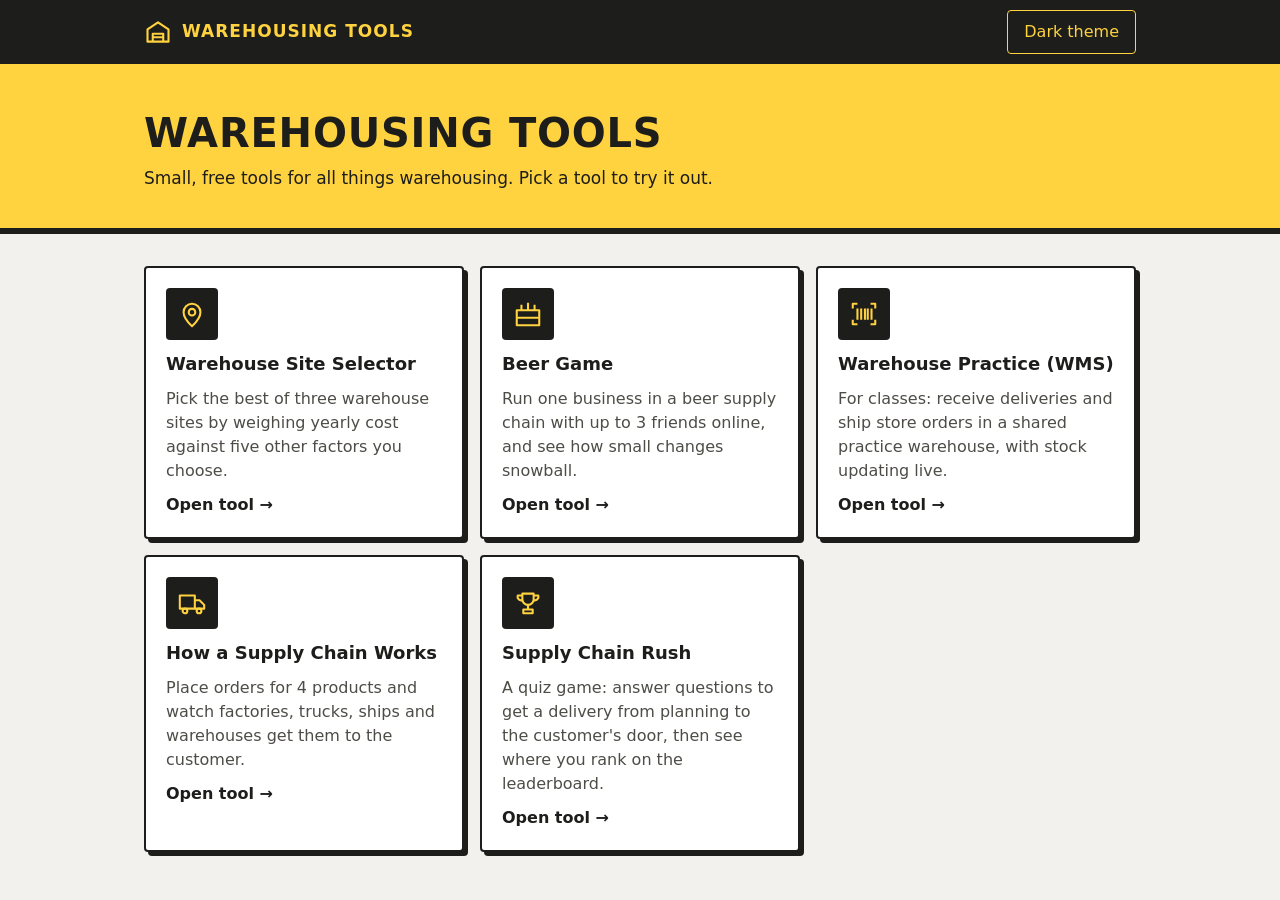
<file: index.html>
<!doctype html>
<html lang="en" data-theme="light">
<head>
  <meta charset="utf-8">
  <meta name="viewport" content="width=device-width, initial-scale=1">
  <title>Warehousing Tools</title>
  <link rel="stylesheet" href="css/style.css">
  <script src="js/theme.js"></script>
</head>
<body>
  <header class="site-header">
    <div class="container">
      <a class="site-name" href="index.html"><svg viewBox="0 0 32 32" fill="none" stroke="currentColor" stroke-width="2.4" stroke-linejoin="round" aria-hidden="true"><path d="M4 13 16 5l12 8v14H4z"/><path d="M10 27v-9h12v9M10 22h12"/></svg>Warehousing Tools</a>
      <button type="button" class="theme-toggle">Dark theme</button>
    </div>
  </header>

  <section class="hero">
    <div class="container">
      <h1>Warehousing Tools</h1>
      <p>Small, free tools for all things warehousing. Pick a tool to try it out.</p>
    </div>
  </section>

  <main class="container">
    <!-- To add a tool: copy one <li> card, point it at tools/<tool-name>.html and draw an icon (32×32 lines) -->
    <ul class="tool-grid">
      <li>
        <a class="tool-card" href="tools/warehouse-site-selector.html">
          <span class="tool-icon"><svg viewBox="0 0 32 32" fill="none" stroke="currentColor" stroke-width="2.2" stroke-linejoin="round" aria-hidden="true"><path d="M16 29s9-8.5 9-15a9 9 0 0 0-18 0c0 6.5 9 15 9 15z"/><circle cx="16" cy="14" r="3.5"/></svg></span>
          <h2 class="tool-card-title">Warehouse Site Selector</h2>
          <p class="tool-card-desc">Pick the best of three warehouse sites by weighing yearly cost against five other factors you choose.</p>
          <span class="tool-card-go">Open tool →</span>
        </a>
      </li>
      <li>
        <a class="tool-card" href="tools/beer-game.html">
          <span class="tool-icon"><svg viewBox="0 0 32 32" fill="none" stroke="currentColor" stroke-width="2.2" stroke-linejoin="round" aria-hidden="true"><path d="M4 12h24v16H4z"/><path d="M9 12V6M16 12V4M23 12V6M4 20h24"/></svg></span>
          <h2 class="tool-card-title">Beer Game</h2>
          <p class="tool-card-desc">Run one business in a beer supply chain with up to 3 friends online, and see how small changes snowball.</p>
          <span class="tool-card-go">Open tool →</span>
        </a>
      </li>
      <li>
        <a class="tool-card" href="tools/wms.html">
          <span class="tool-icon"><svg viewBox="0 0 32 32" fill="none" stroke="currentColor" stroke-width="2.2" stroke-linejoin="round" aria-hidden="true"><path d="M4 10V5h5M23 5h5v5M28 22v5h-5M9 27H4v-5"/><path d="M9 10v12M13 10v12M17 10v12M20 10v12M24 10v12"/></svg></span>
          <h2 class="tool-card-title">Warehouse Practice (WMS)</h2>
          <p class="tool-card-desc">For classes: receive deliveries and ship store orders in a shared practice warehouse, with stock updating live.</p>
          <span class="tool-card-go">Open tool →</span>
        </a>
      </li>
      <li>
        <a class="tool-card" href="supply-chain-showcase.html">
          <span class="tool-icon"><svg viewBox="0 0 32 32" fill="none" stroke="currentColor" stroke-width="2.2" stroke-linejoin="round" aria-hidden="true"><path d="M3 8h16v14H3z"/><path d="M19 13h5l5 5v4H19"/><circle cx="8.5" cy="24.5" r="2.5"/><circle cx="23.5" cy="24.5" r="2.5"/></svg></span>
          <h2 class="tool-card-title">How a Supply Chain Works</h2>
          <p class="tool-card-desc">Place orders for 4 products and watch factories, trucks, ships and warehouses get them to the customer.</p>
          <span class="tool-card-go">Open tool →</span>
        </a>
      </li>
      <li>
        <a class="tool-card" href="supply-chain-rush.html">
          <span class="tool-icon"><svg viewBox="0 0 32 32" fill="none" stroke="currentColor" stroke-width="2.2" stroke-linejoin="round" aria-hidden="true"><path d="M10 6h12v6a6 6 0 0 1-12 0z"/><path d="M10 8H5a4 4 0 0 0 5 5M22 8h5a4 4 0 0 1-5 5M16 18v5M11 27h10v-4H11z"/></svg></span>
          <h2 class="tool-card-title">Supply Chain Rush</h2>
          <p class="tool-card-desc">A quiz game: answer questions to get a delivery from planning to the customer's door, then see where you rank on the leaderboard.</p>
          <span class="tool-card-go">Open tool →</span>
        </a>
      </li>
    </ul>
  </main>
</body>
</html>
</file>
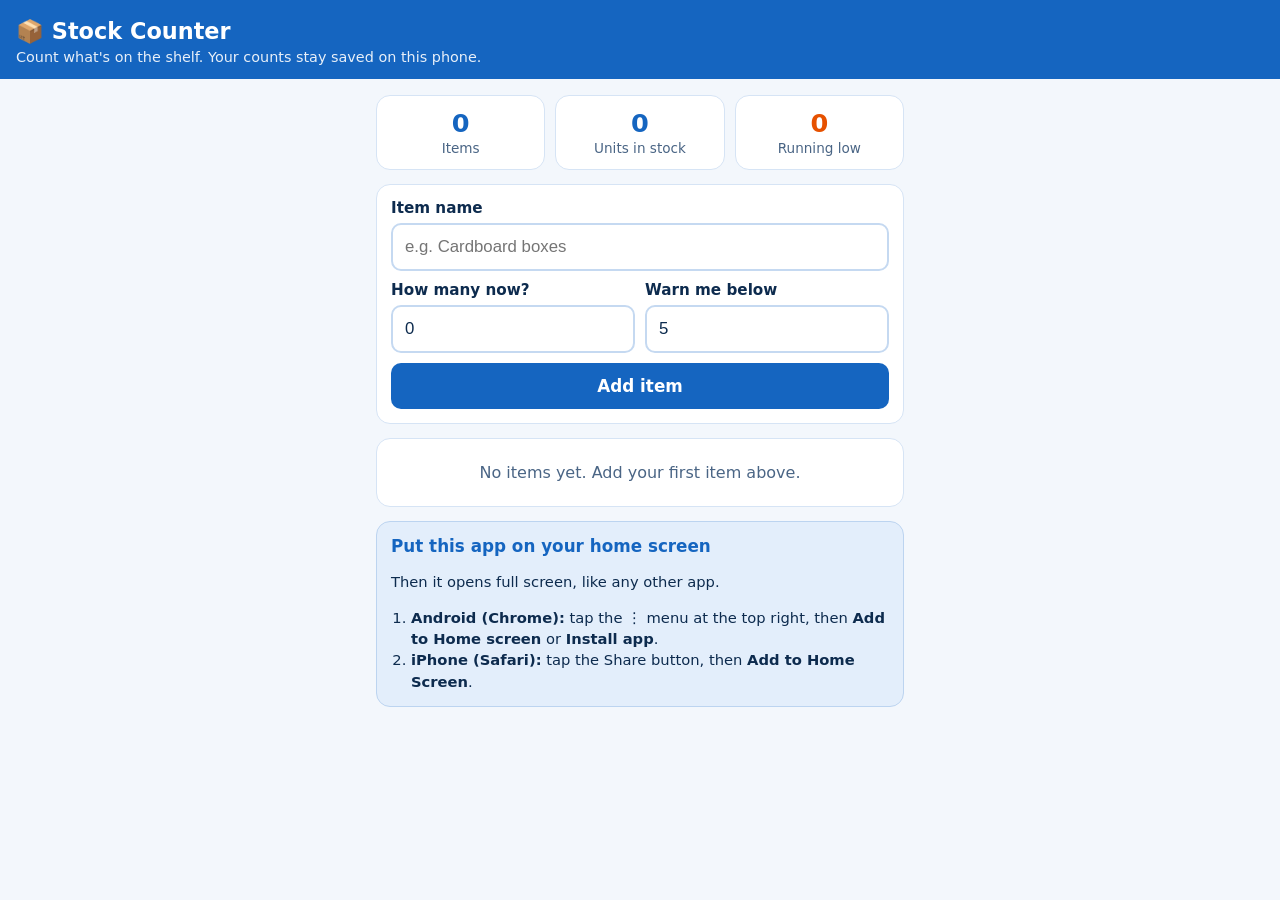
<file: stock-counter.html>
<!DOCTYPE html>
<html lang="en">
<head>
<meta charset="UTF-8">
<meta name="viewport" content="width=device-width, initial-scale=1, viewport-fit=cover">
<meta name="theme-color" content="#1565c0">
<meta name="mobile-web-app-capable" content="yes">
<meta name="apple-mobile-web-app-capable" content="yes">
<meta name="apple-mobile-web-app-title" content="Stock Counter">
<title>Stock Counter</title>
<link rel="manifest" id="appManifest">
<link rel="icon" id="appIcon">
<link rel="apple-touch-icon" id="appleIcon">
<style>
  * { box-sizing: border-box; }
  body {
    margin: 0;
    font-family: system-ui, -apple-system, "Segoe UI", Roboto, sans-serif;
    background: #f3f7fc;
    color: #0d2b4e;
  }
  header {
    background: #1565c0;
    color: #fff;
    padding: 18px 16px 14px;
    position: sticky;
    top: 0;
    z-index: 5;
  }
  header h1 { margin: 0; font-size: 1.4rem; }
  header p { margin: 4px 0 0; font-size: 0.9rem; opacity: 0.9; }
  main { max-width: 560px; margin: 0 auto; padding: 16px; }

  .card {
    background: #fff;
    border: 1px solid #d6e4f5;
    border-radius: 14px;
    padding: 14px;
    margin-bottom: 14px;
  }
  label { display: block; font-weight: 600; margin-bottom: 6px; font-size: 0.95rem; }
  input {
    width: 100%;
    font-size: 1.05rem;
    padding: 12px;
    border: 2px solid #c5d9f1;
    border-radius: 10px;
    margin-bottom: 10px;
    color: #0d2b4e;
  }
  input:focus { outline: none; border-color: #1565c0; }
  .row { display: flex; gap: 10px; }
  .row > div { flex: 1; }

  button {
    font: inherit;
    cursor: pointer;
    border: none;
    border-radius: 10px;
  }
  .primary {
    width: 100%;
    background: #1565c0;
    color: #fff;
    font-size: 1.05rem;
    font-weight: 600;
    padding: 13px;
  }
  .primary:active { background: #0d47a1; }

  .summary {
    display: flex;
    gap: 10px;
    margin-bottom: 14px;
  }
  .summary div {
    flex: 1;
    background: #fff;
    border: 1px solid #d6e4f5;
    border-radius: 14px;
    padding: 12px;
    text-align: center;
  }
  .summary strong { display: block; font-size: 1.6rem; color: #1565c0; }
  .summary span { font-size: 0.85rem; color: #4a6585; }
  .summary .warn strong { color: #e65100; }

  .item {
    display: flex;
    align-items: center;
    gap: 10px;
    background: #fff;
    border: 1px solid #d6e4f5;
    border-left: 6px solid #1565c0;
    border-radius: 12px;
    padding: 12px;
    margin-bottom: 10px;
  }
  .item.low { border-left-color: #e65100; background: #fff8f3; }
  .item .info { flex: 1; min-width: 0; }
  .item .name { font-weight: 600; font-size: 1.05rem; word-wrap: break-word; }
  .item .note { font-size: 0.82rem; color: #4a6585; margin-top: 2px; }
  .item.low .note { color: #e65100; font-weight: 600; }
  .count {
    min-width: 46px;
    text-align: center;
    font-size: 1.4rem;
    font-weight: 700;
    color: #0d2b4e;
  }
  .round {
    width: 44px;
    height: 44px;
    font-size: 1.5rem;
    font-weight: 700;
    background: #e3eefb;
    color: #1565c0;
  }
  .round:active { background: #c5d9f1; }
  .remove {
    background: none;
    color: #8aa3c0;
    font-size: 0.8rem;
    padding: 4px 0 0;
    text-decoration: underline;
  }

  .empty { text-align: center; color: #4a6585; padding: 24px 8px; }

  .install {
    background: #e3eefb;
    border: 1px solid #bcd4f0;
  }
  .install h2 { margin: 0 0 6px; font-size: 1.05rem; color: #1565c0; }
  .install p, .install li { font-size: 0.92rem; line-height: 1.45; }
  .install ol { padding-left: 20px; margin: 6px 0 0; }
  #installBtn { display: none; margin-top: 8px; }
  .hidden { display: none !important; }
</style>
</head>
<body>

<header>
  <h1>📦 Stock Counter</h1>
  <p>Count what's on the shelf. Your counts stay saved on this phone.</p>
</header>

<main>

  <div class="summary">
    <div><strong id="totalItems">0</strong><span>Items</span></div>
    <div><strong id="totalUnits">0</strong><span>Units in stock</span></div>
    <div class="warn"><strong id="lowItems">0</strong><span>Running low</span></div>
  </div>

  <div class="card">
    <label for="itemName">Item name</label>
    <input id="itemName" type="text" placeholder="e.g. Cardboard boxes" maxlength="40">
    <div class="row">
      <div>
        <label for="startCount">How many now?</label>
        <input id="startCount" type="number" inputmode="numeric" min="0" value="0">
      </div>
      <div>
        <label for="lowLevel">Warn me below</label>
        <input id="lowLevel" type="number" inputmode="numeric" min="0" value="5">
      </div>
    </div>
    <button class="primary" id="addBtn">Add item</button>
  </div>

  <div id="list"></div>

  <div class="card install" id="installCard">
    <h2>Put this app on your home screen</h2>
    <p>Then it opens full screen, like any other app.</p>
    <button class="primary" id="installBtn">Install app</button>
    <ol id="installSteps">
      <li><b>Android (Chrome):</b> tap the ⋮ menu at the top right, then <b>Add to Home screen</b> or <b>Install app</b>.</li>
      <li><b>iPhone (Safari):</b> tap the Share button, then <b>Add to Home Screen</b>.</li>
    </ol>
  </div>

</main>

<script>
/* ---------- App icon and install details (built inside this file) ---------- */
function makeIcon(size) {
  var c = document.createElement("canvas");
  c.width = c.height = size;
  var g = c.getContext("2d");
  g.fillStyle = "#1565c0";
  g.fillRect(0, 0, size, size);
  // simple white box drawing
  var s = size / 100;
  g.fillStyle = "#ffffff";
  g.beginPath();
  g.moveTo(50 * s, 22 * s); g.lineTo(78 * s, 36 * s); g.lineTo(50 * s, 50 * s); g.lineTo(22 * s, 36 * s);
  g.closePath(); g.fill();
  g.fillStyle = "#e3eefb";
  g.beginPath();
  g.moveTo(22 * s, 40 * s); g.lineTo(48 * s, 53 * s); g.lineTo(48 * s, 80 * s); g.lineTo(22 * s, 67 * s);
  g.closePath(); g.fill();
  g.fillStyle = "#bcd4f0";
  g.beginPath();
  g.moveTo(52 * s, 53 * s); g.lineTo(78 * s, 40 * s); g.lineTo(78 * s, 67 * s); g.lineTo(52 * s, 80 * s);
  g.closePath(); g.fill();
  return c.toDataURL("image/png");
}

(function setUpInstall() {
  var icon192 = makeIcon(192);
  var icon512 = makeIcon(512);
  document.getElementById("appIcon").href = icon192;
  document.getElementById("appleIcon").href = icon192;

  var here = location.href.split("#")[0].split("?")[0];
  var folder = here.substring(0, here.lastIndexOf("/") + 1);
  var manifest = {
    name: "Stock Counter",
    short_name: "Stock",
    description: "Count what's on the shelf.",
    start_url: here,
    scope: folder,
    id: here,
    display: "standalone",
    background_color: "#f3f7fc",
    theme_color: "#1565c0",
    icons: [
      { src: icon192, sizes: "192x192", type: "image/png", purpose: "any" },
      { src: icon512, sizes: "512x512", type: "image/png", purpose: "any" }
    ]
  };
  document.getElementById("appManifest").href =
    "data:application/manifest+json;charset=utf-8," + encodeURIComponent(JSON.stringify(manifest));

  // Hide the install box when already opened from the home screen
  var installed = window.matchMedia("(display-mode: standalone)").matches || window.navigator.standalone;
  if (installed) document.getElementById("installCard").classList.add("hidden");

  // Show a one-tap Install button when Chrome allows it
  var waitingPrompt = null;
  window.addEventListener("beforeinstallprompt", function (e) {
    e.preventDefault();
    waitingPrompt = e;
    document.getElementById("installBtn").style.display = "block";
  });
  document.getElementById("installBtn").addEventListener("click", function () {
    if (!waitingPrompt) return;
    waitingPrompt.prompt();
    waitingPrompt = null;
    this.style.display = "none";
  });
  window.addEventListener("appinstalled", function () {
    document.getElementById("installCard").classList.add("hidden");
  });
})();

/* ---------- Saving on this phone ---------- */
var SAVE_KEY = "stockCounterItems";
var items = [];
try { items = JSON.parse(localStorage.getItem(SAVE_KEY)) || []; } catch (e) { items = []; }

function save() {
  try { localStorage.setItem(SAVE_KEY, JSON.stringify(items)); } catch (e) {}
}

/* ---------- Showing the list ---------- */
function show() {
  var list = document.getElementById("list");
  list.innerHTML = "";

  if (items.length === 0) {
    list.innerHTML = '<div class="card empty">No items yet. Add your first item above.</div>';
  }

  var units = 0, low = 0;
  items.forEach(function (item, i) {
    units += item.count;
    var isLow = item.count < item.low;
    if (isLow) low++;

    var row = document.createElement("div");
    row.className = "item" + (isLow ? " low" : "");

    var info = document.createElement("div");
    info.className = "info";
    var name = document.createElement("div");
    name.className = "name";
    name.textContent = item.name;
    var note = document.createElement("div");
    note.className = "note";
    note.textContent = isLow ? "⚠ Running low. Time to reorder." : "Warn below " + item.low;
    var remove = document.createElement("button");
    remove.className = "remove";
    remove.textContent = "Remove";
    remove.onclick = function () {
      if (confirm('Remove "' + item.name + '"?')) {
        items.splice(i, 1); save(); show();
      }
    };
    info.appendChild(name); info.appendChild(note); info.appendChild(remove);

    var minus = document.createElement("button");
    minus.className = "round";
    minus.textContent = "−";
    minus.setAttribute("aria-label", "One less " + item.name);
    minus.onclick = function () { if (item.count > 0) { item.count--; save(); show(); } };

    var count = document.createElement("div");
    count.className = "count";
    count.textContent = item.count;

    var plus = document.createElement("button");
    plus.className = "round";
    plus.textContent = "+";
    plus.setAttribute("aria-label", "One more " + item.name);
    plus.onclick = function () { item.count++; save(); show(); };

    row.appendChild(info); row.appendChild(minus); row.appendChild(count); row.appendChild(plus);
    list.appendChild(row);
  });

  document.getElementById("totalItems").textContent = items.length;
  document.getElementById("totalUnits").textContent = units;
  document.getElementById("lowItems").textContent = low;
}

/* ---------- Adding an item ---------- */
document.getElementById("addBtn").addEventListener("click", function () {
  var nameBox = document.getElementById("itemName");
  var name = nameBox.value.trim();
  if (!name) { alert("Please type an item name first."); nameBox.focus(); return; }
  var count = Math.max(0, parseInt(document.getElementById("startCount").value, 10) || 0);
  var low = Math.max(0, parseInt(document.getElementById("lowLevel").value, 10) || 0);
  items.push({ name: name, count: count, low: low });
  save(); show();
  nameBox.value = "";
  document.getElementById("startCount").value = 0;
});

document.getElementById("itemName").addEventListener("keydown", function (e) {
  if (e.key === "Enter") document.getElementById("addBtn").click();
});

show();
</script>
</body>
</html>
</file>
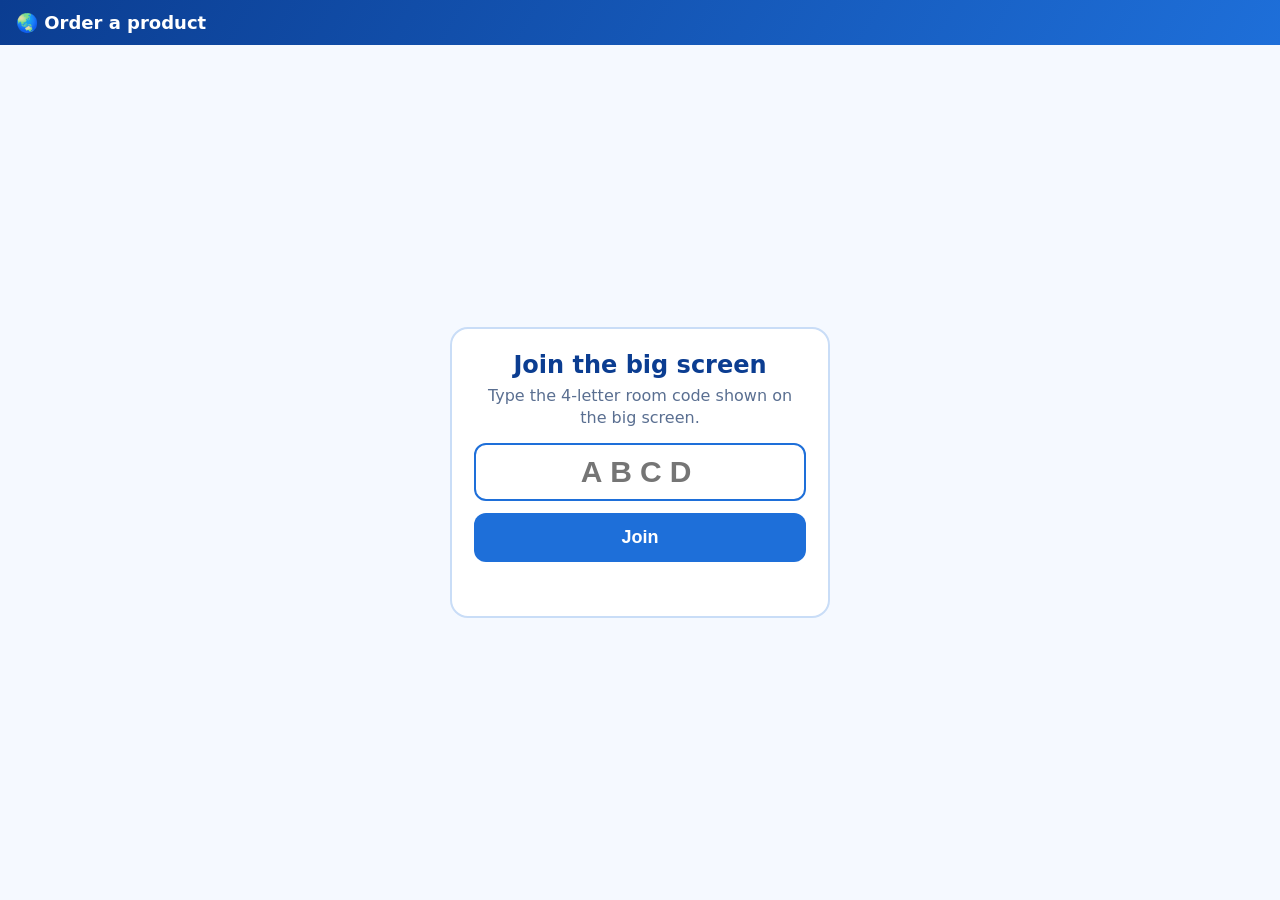
<file: supply-chain-order.html>
<!DOCTYPE html>
<html lang="en">
<head>
<meta charset="UTF-8">
<meta name="viewport" content="width=device-width, initial-scale=1.0, viewport-fit=cover">
<meta name="theme-color" content="#0b3d91">
<title>Order from your phone · How a Supply Chain Works</title>
<style>
  :root{ --navy:#0b3d91; --blue:#1e6fd9; --light:#eaf3ff; --pale:#f5f9ff; --text:#14284b; --muted:#5a6f91; }
  *{box-sizing:border-box;-webkit-tap-highlight-color:transparent}
  html,body{margin:0;height:100%}
  body{font-family:"Segoe UI",system-ui,-apple-system,Roboto,Helvetica,Arial,"Apple Color Emoji","Segoe UI Emoji","Noto Color Emoji",sans-serif;
       background:var(--pale);color:var(--text);display:flex;flex-direction:column;min-height:100vh;min-height:100dvh;
       padding:env(safe-area-inset-top) env(safe-area-inset-right) env(safe-area-inset-bottom) env(safe-area-inset-left)}
  header{background:linear-gradient(120deg,var(--navy),var(--blue));color:#fff;padding:12px 16px;display:flex;justify-content:space-between;align-items:center;gap:10px}
  header h1{margin:0;font-size:18px}
  .room{background:#fff;color:var(--navy);border-radius:999px;padding:4px 12px;font-weight:800;font-size:15px;letter-spacing:1px;white-space:nowrap}

  /* ---- the 4 big buttons, Kahoot style ---- */
  .grid{flex:1;display:grid;grid-template-columns:1fr 1fr;grid-template-rows:1fr 1fr;gap:10px;padding:10px}
  .tile{position:relative;border:none;border-radius:16px;color:#fff;cursor:pointer;touch-action:manipulation;
        display:flex;flex-direction:column;align-items:center;justify-content:center;gap:8px;padding:12px;min-height:140px;
        box-shadow:0 5px 0 rgba(0,0,0,.22);transition:transform .08s, box-shadow .08s, filter .2s;font:inherit}
  .tile:active{transform:translateY(4px);box-shadow:0 1px 0 rgba(0,0,0,.22)}
  .tile:disabled{filter:saturate(.6) brightness(.95)}
  .tile .ic{font-size:64px;line-height:1}
  .tile .nm{font-size:22px;font-weight:800}
  .tile .shape{position:absolute;top:12px;left:12px;width:26px;height:26px}
  .tile .count{position:absolute;top:10px;right:12px;background:rgba(255,255,255,.95);color:var(--navy);border-radius:999px;
               min-width:30px;padding:2px 8px;font-weight:800;font-size:15px;display:none}
  .tile.pop{animation:pop .35s ease}
  @keyframes pop{0%{transform:scale(1)}40%{transform:scale(.94)}100%{transform:scale(1)}}
  .t1{background:#0b3d91} .t2{background:#1e6fd9} .t3{background:#0a7bbf} .t4{background:#3f5fc8}

  footer{padding:10px 16px 14px;text-align:center;font-size:15px;color:var(--muted)}
  footer b{color:var(--navy)}

  /* ---- message bubble ---- */
  .toast{position:fixed;left:50%;bottom:calc(70px + env(safe-area-inset-bottom));transform:translateX(-50%) translateY(20px);opacity:0;
         background:var(--navy);color:#fff;border-radius:14px;padding:12px 18px;font-size:16px;font-weight:600;max-width:90vw;text-align:center;
         box-shadow:0 6px 20px rgba(11,61,145,.35);transition:opacity .2s, transform .2s;pointer-events:none}
  .toast.show{opacity:1;transform:translateX(-50%) translateY(0)}
  .toast.bad{background:#b3261e}

  /* ---- join screen ---- */
  .join{flex:1;display:flex;align-items:center;justify-content:center;padding:20px}
  .joinbox{background:#fff;border:2px solid #c9ddf7;border-radius:18px;padding:22px;max-width:380px;width:100%;text-align:center}
  .joinbox h2{margin:0 0 6px;color:var(--navy)}
  .joinbox p{margin:0 0 14px;color:var(--muted);line-height:1.4}
  .joinbox input{width:100%;font-size:30px;font-weight:800;letter-spacing:8px;text-align:center;text-transform:uppercase;
                 border:2px solid #c9ddf7;border-radius:12px;padding:10px;color:var(--navy)}
  .joinbox input:focus{outline:none;border-color:var(--blue)}
  .joinbox button{margin-top:12px;width:100%;background:var(--blue);color:#fff;border:none;border-radius:12px;padding:14px;font-size:18px;font-weight:800;cursor:pointer}
  .err{color:#b3261e;font-weight:600;min-height:22px;margin-top:10px}
  [hidden]{display:none!important}
</style>
</head>
<body>
<header>
  <h1>🌏 Order a product</h1>
  <div class="room" id="roomTag" hidden>Room —</div>
</header>

<!-- Step 1: enter the room code (only if the QR link didn't include it) -->
<section class="join" id="joinView" hidden>
  <div class="joinbox">
    <h2>Join the big screen</h2>
    <p>Type the 4-letter room code shown on the big screen.</p>
    <input id="codeInput" maxlength="4" autocomplete="off" autocapitalize="characters" spellcheck="false" inputmode="text" placeholder="ABCD">
    <button id="joinBtn">Join</button>
    <div class="err" id="joinErr"></div>
  </div>
</section>

<!-- Step 2: the 4 big order buttons -->
<section class="grid" id="orderView" hidden></section>
<footer id="foot" hidden>You have ordered <b id="total">0</b> item(s). Watch the big screen!</footer>

<div class="toast" id="toast"></div>

<script>
/* ==================================================================
   SETTINGS — paste the same database address as on the big screen
================================================================== */
const DB_URL = "https://kim-wife-cydjis.firebaseio.com";   // e.g. "https://your-project-default-rtdb.asia-southeast1.firebasedatabase.app"

const PRODUCTS = [
  {id:"phone", name:"Smartphone",  icon:"📱", shape:"tri",  cls:"t1"},
  {id:"shoe",  name:"Sneakers",    icon:"👟", shape:"dia",  cls:"t2"},
  {id:"bike",  name:"Bicycle",     icon:"🚲", shape:"circ", cls:"t3"},
  {id:"juice", name:"Fruit Juice", icon:"🧃", shape:"sq",   cls:"t4"}
];
const SHAPES = {
  tri :'<svg class="shape" viewBox="0 0 26 26"><path d="M13 2 25 24H1z" fill="#fff"/></svg>',
  dia :'<svg class="shape" viewBox="0 0 26 26"><path d="M13 1 25 13 13 25 1 13z" fill="#fff"/></svg>',
  circ:'<svg class="shape" viewBox="0 0 26 26"><circle cx="13" cy="13" r="12" fill="#fff"/></svg>',
  sq  :'<svg class="shape" viewBox="0 0 26 26"><rect x="2" y="2" width="22" height="22" rx="2" fill="#fff"/></svg>'
};
const COOLDOWN_MS = 600;   // a short pause between taps so one finger can't flood the screen

const $ = id => document.getElementById(id);
let ROOM = null, total = 0, mine = {};
const toastEl = $("toast"); let toastTimer;
function toast(msg, bad){
  toastEl.textContent = msg; toastEl.classList.toggle("bad", !!bad); toastEl.classList.add("show");
  clearTimeout(toastTimer); toastTimer = setTimeout(()=>toastEl.classList.remove("show"), 1800);
}

async function roomExists(code){
  const r = await fetch(`${DB_URL}/scs/rooms/${code}/info.json`);
  if (!r.ok) throw new Error("bad response");
  return (await r.json()) !== null;
}

function showJoin(msg){
  $("joinView").hidden = false; $("orderView").hidden = true; $("foot").hidden = true; $("roomTag").hidden = true;
  $("joinErr").textContent = msg || "";
  setTimeout(()=>$("codeInput").focus(), 50);
}

function showOrders(){
  $("joinView").hidden = true; $("orderView").hidden = false; $("foot").hidden = false;
  $("roomTag").hidden = false; $("roomTag").textContent = "Room " + ROOM;
  const grid = $("orderView"); grid.innerHTML = "";
  PRODUCTS.forEach(p=>{
    const b = document.createElement("button");
    b.className = "tile " + p.cls;
    b.innerHTML = `${SHAPES[p.shape]}<span class="count" id="c-${p.id}"></span><span class="ic">${p.icon}</span><span class="nm">${p.name}</span>`;
    b.addEventListener("click", ()=>order(p, b));
    grid.appendChild(b);
  });
}

async function order(p, btn){
  const all = document.querySelectorAll(".tile");
  all.forEach(t=>t.disabled = true);
  btn.classList.remove("pop"); void btn.offsetWidth; btn.classList.add("pop");
  try { if (navigator.vibrate) navigator.vibrate(30); } catch(e){}
  try{
    const r = await fetch(`${DB_URL}/scs/rooms/${ROOM}/orders.json`, {
      method:"POST", body: JSON.stringify({p:p.id, t:{".sv":"timestamp"}})
    });
    if (!r.ok) throw new Error("refused");
    total++; mine[p.id] = (mine[p.id]||0) + 1;
    $("total").textContent = total;
    const c = $("c-"+p.id); c.textContent = mine[p.id]; c.style.display = "inline-block";
    toast(`${p.icon} ${p.name} ordered! Watch it travel on the big screen.`);
  } catch(e){
    toast("Couldn't send your order. Check your internet and try again.", true);
  }
  setTimeout(()=>all.forEach(t=>t.disabled = false), COOLDOWN_MS);
}

async function join(code){
  code = (code||"").trim().toUpperCase();
  if (!/^[A-Z0-9]{4}$/.test(code)) { showJoin("The room code has 4 letters or numbers."); return; }
  $("joinBtn").disabled = true; $("joinBtn").textContent = "Checking…";
  try{
    if (await roomExists(code)) {
      ROOM = code;
      try { history.replaceState(null, "", location.pathname + "?room=" + code); } catch(e){}
      showOrders();
    } else showJoin("We can't find that room. Check the code on the big screen.");
  } catch(e){
    showJoin("Can't connect right now. Check your internet and try again.");
  }
  $("joinBtn").disabled = false; $("joinBtn").textContent = "Join";
}

$("joinBtn").addEventListener("click", ()=>join($("codeInput").value));
$("codeInput").addEventListener("keydown", e=>{ if (e.key==="Enter") join($("codeInput").value); });

if (!DB_URL) {
  showJoin(); $("joinErr").textContent = "Phone ordering isn't switched on yet.";
  $("joinBtn").disabled = true;
} else {
  const fromLink = new URLSearchParams(location.search).get("room");
  if (fromLink) { $("codeInput").value = fromLink.toUpperCase(); join(fromLink); }
  else showJoin();
}
</script>
</body>
</html>
</file>
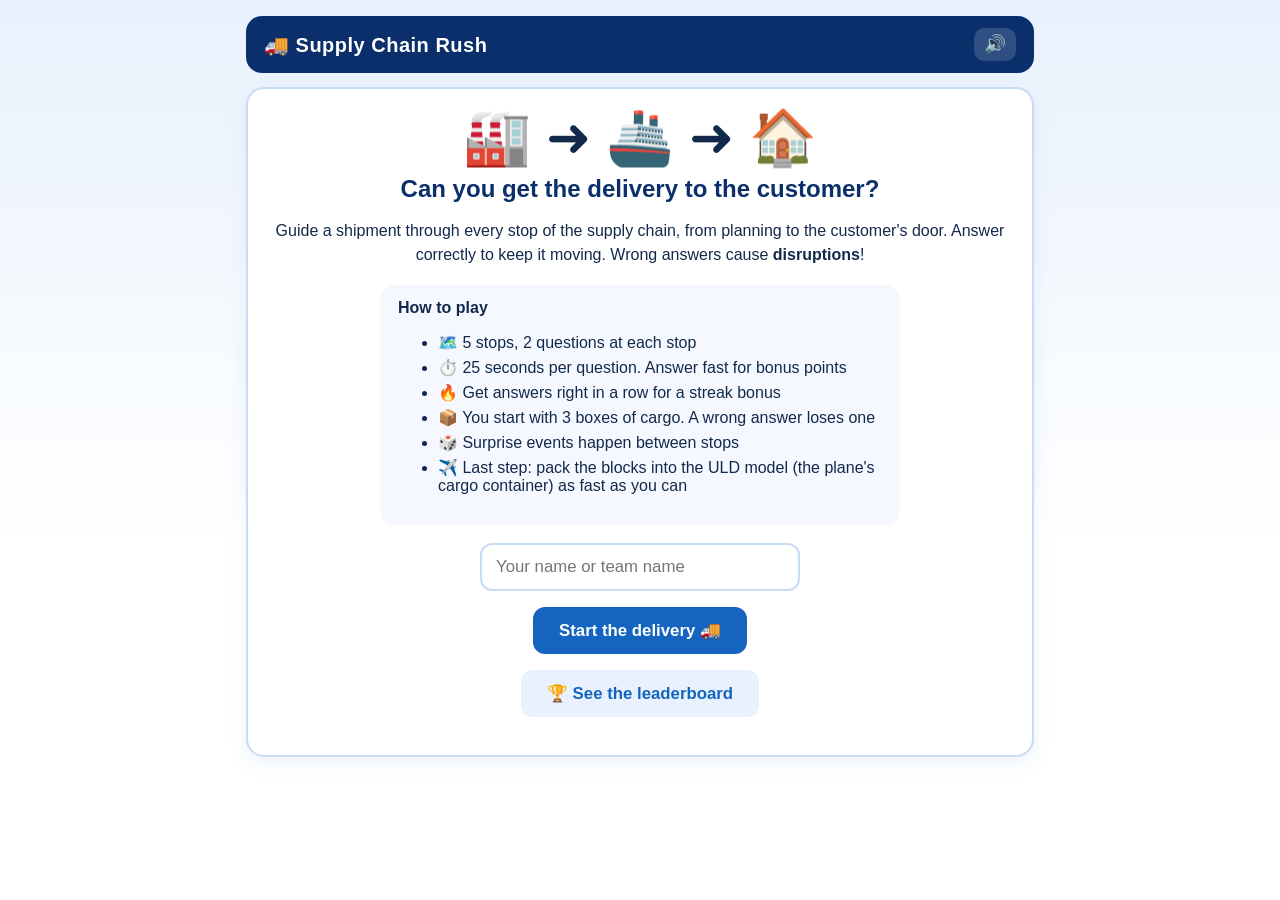
<file: supply-chain-rush.html>
<!DOCTYPE html>
<html lang="en">
<head>
<meta charset="UTF-8">
<meta name="viewport" content="width=device-width, initial-scale=1.0">
<title>Supply Chain Rush</title>
<style>
  :root {
    --navy: #0b2f6b;
    --blue: #1565c0;
    --mid: #2f80ed;
    --sky: #6fb1ff;
    --pale: #e8f1fd;
    --paler: #f5f9ff;
    --white: #ffffff;
    --line: #c9dcf5;
    --wrong: #d9534f;
    --wrong-bg: #fdecec;
    --text: #13294b;
    --muted: #5a6f8f;
  }
  * { box-sizing: border-box; }
  body {
    margin: 0;
    font-family: "Segoe UI", Roboto, Helvetica, Arial, sans-serif;
    color: var(--text);
    background: linear-gradient(180deg, var(--pale) 0%, var(--white) 60%);
    min-height: 100vh;
  }
  .wrap { max-width: 820px; margin: 0 auto; padding: 16px; }
  header {
    display: flex; align-items: center; justify-content: space-between;
    background: var(--navy); color: var(--white);
    border-radius: 16px; padding: 12px 18px; margin-bottom: 14px;
  }
  header h1 { font-size: 1.25rem; margin: 0; letter-spacing: .5px; }
  .icon-btn {
    background: rgba(255,255,255,.15); border: none; color: var(--white);
    font-size: 1.1rem; border-radius: 10px; padding: 6px 10px; cursor: pointer;
  }
  .card {
    background: var(--white); border: 2px solid var(--line);
    border-radius: 18px; padding: 22px; box-shadow: 0 6px 20px rgba(21,101,192,.08);
  }
  .hidden { display: none !important; }
  .center { text-align: center; }
  .big-emoji { font-size: 3.4rem; line-height: 1; }
  h2 { color: var(--navy); margin: 10px 0 6px; }
  p { line-height: 1.5; }
  .btn {
    display: inline-block; border: none; cursor: pointer;
    background: var(--blue); color: var(--white);
    font-size: 1.05rem; font-weight: 600;
    padding: 13px 26px; border-radius: 12px;
    transition: transform .1s, background .2s;
  }
  .btn:hover { background: var(--navy); }
  .btn:active { transform: scale(.97); }
  .btn.light { background: var(--pale); color: var(--blue); }
  .btn.light:hover { background: var(--line); }
  input[type=text] {
    font-size: 1.05rem; padding: 12px 14px; border-radius: 12px;
    border: 2px solid var(--line); width: 100%; max-width: 320px; outline: none;
  }
  input[type=text]:focus { border-color: var(--mid); }
  .how {
    text-align: left; background: var(--paler); border-radius: 14px;
    padding: 14px 18px; margin: 18px auto; max-width: 520px;
  }
  .how li { margin: 6px 0; }

  /* Status bar */
  .status {
    display: grid; grid-template-columns: repeat(3, 1fr); gap: 10px; margin-bottom: 12px;
  }
  .stat {
    background: var(--white); border: 2px solid var(--line); border-radius: 14px;
    padding: 8px 10px; text-align: center;
  }
  .stat .label { font-size: .75rem; color: var(--muted); text-transform: uppercase; letter-spacing: .5px; }
  .stat .value { font-size: 1.3rem; font-weight: 700; color: var(--navy); }
  .bump { animation: bump .35s; }
  @keyframes bump { 50% { transform: scale(1.25); } }

  /* Route map */
  .route {
    position: relative; background: var(--white); border: 2px solid var(--line);
    border-radius: 18px; padding: 18px 22px 12px; margin-bottom: 12px;
  }
  .road {
    position: absolute; left: 44px; right: 44px; top: 42px; height: 8px;
    background: repeating-linear-gradient(90deg, var(--line) 0 14px, transparent 14px 22px);
    border-radius: 4px;
  }
  .road-fill {
    position: absolute; left: 44px; top: 42px; height: 8px; width: 0;
    background: var(--mid); border-radius: 4px; transition: width .8s ease;
  }
  .stops { position: relative; display: flex; justify-content: space-between; }
  .stop { text-align: center; width: 60px; z-index: 1; }
  .stop .dot {
    width: 46px; height: 46px; margin: 0 auto; border-radius: 50%;
    background: var(--pale); border: 3px solid var(--line);
    display: flex; align-items: center; justify-content: center; font-size: 1.35rem;
    transition: all .3s;
  }
  .stop.done .dot { background: var(--blue); border-color: var(--blue); }
  .stop.now .dot { border-color: var(--mid); box-shadow: 0 0 0 5px rgba(47,128,237,.2); background: var(--white); }
  .stop .name { font-size: .75rem; margin-top: 4px; color: var(--muted); font-weight: 600; }
  .stop.now .name { color: var(--blue); }
  .vehicle {
    position: absolute; top: -6px; font-size: 1.8rem; z-index: 2;
    transition: left .8s ease; transform: translateX(-50%) scaleX(-1);
  }
  .vehicle.shake { animation: shake .5s; }
  @keyframes shake {
    20% { margin-left: -6px; } 40% { margin-left: 6px; }
    60% { margin-left: -4px; } 80% { margin-left: 4px; }
  }

  /* Question */
  .q-top { display: flex; justify-content: space-between; align-items: center; gap: 10px; flex-wrap: wrap; }
  .pill {
    background: var(--pale); color: var(--blue); font-weight: 700; font-size: .8rem;
    padding: 5px 12px; border-radius: 999px;
  }
  .pill.alert { background: var(--navy); color: var(--white); }
  .timer-bar { height: 10px; background: var(--pale); border-radius: 6px; overflow: hidden; margin: 14px 0 4px; }
  .timer-fill { height: 100%; width: 100%; background: var(--mid); transition: width 1s linear; }
  .timer-fill.low { background: var(--wrong); }
  .timer-text { font-size: .8rem; color: var(--muted); text-align: right; }
  .question { font-size: 1.2rem; font-weight: 600; margin: 12px 0 16px; line-height: 1.45; }
  .options { display: grid; grid-template-columns: 1fr 1fr; gap: 10px; }
  .opt {
    text-align: left; font-size: 1rem; padding: 14px 16px; border-radius: 14px;
    border: 2px solid var(--line); background: var(--paler); color: var(--text);
    cursor: pointer; transition: all .15s; display: flex; gap: 10px; align-items: center;
  }
  .opt:hover:not(:disabled) { border-color: var(--mid); background: var(--white); transform: translateY(-2px); }
  .opt .letter {
    flex: 0 0 30px; height: 30px; border-radius: 50%; background: var(--white);
    border: 2px solid var(--line); display: flex; align-items: center; justify-content: center;
    font-weight: 700; color: var(--blue);
  }
  .opt:disabled { cursor: default; }
  .opt.right { background: var(--blue); border-color: var(--blue); color: var(--white); }
  .opt.right .letter { color: var(--blue); }
  .opt.wrong { background: var(--wrong-bg); border-color: var(--wrong); }
  .opt.gone { opacity: .25; }
  .helpers { display: flex; gap: 10px; margin-top: 14px; flex-wrap: wrap; }
  .helper {
    border: 2px dashed var(--mid); background: var(--white); color: var(--blue);
    font-weight: 600; padding: 8px 14px; border-radius: 12px; cursor: pointer; font-size: .9rem;
  }
  .helper:disabled { opacity: .35; cursor: default; }
  .feedback {
    margin-top: 16px; border-radius: 14px; padding: 14px 16px;
    background: var(--pale); border-left: 6px solid var(--blue);
  }
  .feedback.bad { background: var(--wrong-bg); border-left-color: var(--wrong); }
  .feedback h3 { margin: 0 0 6px; }
  .feedback .fact { margin: 0; }
  .next-row { text-align: right; margin-top: 14px; }

  /* Event card */
  .event { animation: pop .4s ease; }
  @keyframes pop { 0% { transform: scale(.85); opacity: 0; } 100% { transform: scale(1); opacity: 1; } }
  .event-box {
    background: var(--navy); color: var(--white); border-radius: 16px;
    padding: 16px; margin: 16px auto; max-width: 480px;
  }
  .event-box h3 { margin: 4px 0; }

  /* End */
  .rank { font-size: 1.5rem; font-weight: 800; color: var(--blue); margin: 6px 0; }
  .end-stats { display: grid; grid-template-columns: repeat(4, 1fr); gap: 10px; margin: 18px 0; }
  .stat .sub { font-size: .75rem; color: var(--muted); }

  /* ULD packing challenge */
  .uld-rules { background: var(--paler); border-radius: 14px; padding: 12px 18px; margin: 16px auto; max-width: 440px; text-align: left; }
  .uld-rules div { display: flex; justify-content: space-between; gap: 12px; padding: 4px 0; }
  .uld-rules b { white-space: nowrap; color: var(--navy); }
  .clock { font-size: clamp(4rem, 16vw, 7.5rem); font-weight: 800; color: var(--navy); line-height: 1; margin: 10px 0; font-variant-numeric: tabular-nums; }
  .clock.low { color: var(--wrong); }
  .uld-bar { height: 14px; background: var(--pale); border-radius: 8px; overflow: hidden; max-width: 520px; margin: 0 auto 20px; }
  .uld-fill { height: 100%; width: 100%; background: var(--mid); transition: width .25s linear; }
  .uld-fill.low { background: var(--wrong); }
  .stepper { display: flex; align-items: center; justify-content: center; gap: 14px; margin: 14px 0 20px; }
  .stepper button { width: 60px; height: 60px; border-radius: 14px; border: none; background: var(--pale); color: var(--blue); font-size: 2rem; font-weight: 700; cursor: pointer; }
  .stepper button:hover { background: var(--line); }
  .stepper input { width: 110px; text-align: center; font-size: 2.2rem; font-weight: 800; color: var(--navy); padding: 6px; border: 2px solid var(--line); border-radius: 14px; outline: none; }
  .stepper input:focus { border-color: var(--mid); }
  .calc { max-width: 380px; margin: 14px auto; text-align: left; }
  .calc div { display: flex; justify-content: space-between; padding: 8px 4px; border-bottom: 1px solid var(--line); }
  .calc .total { border-bottom: none; font-size: 1.3rem; font-weight: 800; color: var(--blue); }
  .review { text-align: left; margin-top: 18px; }
  .review-item {
    border: 2px solid var(--line); border-radius: 12px; padding: 10px 14px; margin-bottom: 8px;
    background: var(--paler);
  }
  .review-item .ans { color: var(--blue); font-weight: 600; }
  .floating {
    position: fixed; font-weight: 800; color: var(--blue); font-size: 1.4rem;
    pointer-events: none; animation: floatUp 1s forwards; z-index: 50;
  }
  @keyframes floatUp { to { transform: translateY(-60px); opacity: 0; } }
  .board { margin-top: 20px; text-align: left; }
  .board h3 { color: var(--navy); margin: 0 0 10px; text-align: center; }
  .board table { width: 100%; border-collapse: collapse; }
  .board th { font-size: .8rem; color: var(--muted); text-align: left; padding: 6px 8px; border-bottom: 2px solid var(--line); }
  .board td { padding: 9px 8px; border-bottom: 1px solid var(--line); }
  .board td.num, .board th.num { text-align: right; white-space: nowrap; }
  .board tr.me td { background: var(--blue); color: var(--white); font-weight: 700; }
  .board tr.me td:first-child { border-radius: 10px 0 0 10px; }
  .board tr.me td:last-child { border-radius: 0 10px 10px 0; }
  .board .empty { text-align: center; color: var(--muted); padding: 16px; }
  .board-actions { display: flex; gap: 10px; justify-content: center; flex-wrap: wrap; margin-top: 16px; }
  .link-btn { background: none; border: none; color: var(--muted); text-decoration: underline; cursor: pointer; font-size: .85rem; }
  #confetti { position: fixed; inset: 0; pointer-events: none; z-index: 40; }

  @media (max-width: 600px) {
    .options { grid-template-columns: 1fr; }
    .stop { width: 46px; }
    .stop .dot { width: 38px; height: 38px; font-size: 1.1rem; }
    .road, .road-fill { left: 34px; top: 37px; }
    .road { right: 34px; }
    .stop .name { font-size: .65rem; }
    .question { font-size: 1.08rem; }
    .end-stats { grid-template-columns: 1fr 1fr; }
  }
</style>
</head>
<body>
<canvas id="confetti"></canvas>
<div class="wrap">
  <header>
    <h1>🚚 Supply Chain Rush</h1>
    <button class="icon-btn" id="soundBtn" title="Sound on or off">🔊</button>
  </header>

  <!-- START SCREEN -->
  <section id="startScreen" class="card center">
    <div class="big-emoji">🏭 ➜ 🚢 ➜ 🏠</div>
    <h2>Can you get the delivery to the customer?</h2>
    <p>Guide a shipment through every stop of the supply chain, from planning to the customer's door.
      Answer correctly to keep it moving. Wrong answers cause <b>disruptions</b>!</p>
    <div class="how">
      <b>How to play</b>
      <ul>
        <li>🗺️ 5 stops, 2 questions at each stop</li>
        <li>⏱️ 25 seconds per question. Answer fast for bonus points</li>
        <li>🔥 Get answers right in a row for a streak bonus</li>
        <li>📦 You start with 3 boxes of cargo. A wrong answer loses one</li>
        <li>🎲 Surprise events happen between stops</li>
        <li>✈️ Last step: pack the blocks into the ULD model (the plane's cargo container) as fast as you can</li>
      </ul>
    </div>
    <p><input type="text" id="playerName" placeholder="Your name or team name" maxlength="30"></p>
    <button class="btn" id="startBtn">Start the delivery 🚚</button>
    <p><button class="btn light" id="boardBtn">🏆 See the leaderboard</button></p>
  </section>

  <!-- LEADERBOARD SCREEN -->
  <section id="boardScreen" class="card hidden">
    <div id="boardHolder"></div>
    <div class="board-actions">
      <button class="btn" id="boardBackBtn">⬅ Back</button>
    </div>
    <p class="center"><button class="link-btn" id="clearBtn">Clear the leaderboard</button></p>
  </section>

  <!-- GAME -->
  <section id="gameScreen" class="hidden">
    <div class="status">
      <div class="stat"><div class="label">Points</div><div class="value" id="scoreVal">0</div></div>
      <div class="stat"><div class="label">Cargo left</div><div class="value" id="livesVal">📦📦📦</div></div>
      <div class="stat"><div class="label">Streak</div><div class="value" id="streakVal">0</div></div>
    </div>

    <div class="route">
      <div class="road"></div>
      <div class="road-fill" id="roadFill"></div>
      <div class="stops" id="stops"></div>
      <div class="vehicle" id="vehicle">🚚</div>
    </div>

    <!-- Stop intro / event -->
    <div id="introCard" class="card center event hidden"></div>

    <!-- Question -->
    <div id="questionCard" class="card hidden">
      <div class="q-top">
        <span class="pill" id="stagePill">Stop 1 · Plan</span>
        <span class="pill alert hidden" id="modPill"></span>
      </div>
      <div class="timer-bar"><div class="timer-fill" id="timerFill"></div></div>
      <div class="timer-text" id="timerText">25 seconds</div>
      <div class="question" id="questionText"></div>
      <div class="options" id="options"></div>
      <div class="helpers" id="helpers">
        <button class="helper" id="halfBtn">✂️ Remove 2 wrong answers</button>
        <button class="helper" id="timeBtn">⏱️ +10 seconds</button>
      </div>
      <div id="feedback" class="feedback hidden"></div>
      <div class="next-row hidden" id="nextRow"><button class="btn" id="nextBtn">Keep moving ➜</button></div>
    </div>
  </section>

  <!-- ULD PACKING CHALLENGE (last step) -->
  <section id="uldCard" class="card center hidden"></section>

  <!-- END SCREEN -->
  <section id="endScreen" class="card center hidden"></section>
</div>

<script>
/* ============ QUESTION BANK ============
   Each stop has 5 questions; 3 are picked at random each game.
   a = answer options, c = number of the correct option (starting at 0),
   f = the fact shown after answering. */
const STAGES = [
  {
    name: "Plan", icon: "📋", vehicle: "🚚",
    intro: "First, decide what customers will want and how much to get ready.",
    qs: [
      { q: "A bubble tea shop wants to know how many cups to prepare for Saturday. What should they look at first?",
        a: ["How many cups they sold on past Saturdays", "The weather in another country", "The colour of their cups", "What the staff ate for lunch"], c: 0,
        f: "Using past sales to guess future sales is called forecasting. It's how shops avoid running out or making too much." },
      { q: "Why does a shop keep a few extra items in the back room?",
        a: ["To make the back room look full", "In case more customers come than expected", "Because they forgot to sell them", "For the staff to take home"], c: 1,
        f: "These extra items are called safety stock. They're a small cushion for surprises." },
      { q: "When do toy shops usually sell the MOST toys?",
        a: ["On a normal Tuesday in March", "Before Christmas and the holidays", "Only at midnight", "Sales are the same all year"], c: 1,
        f: "Sales that go up and down at the same time every year are called seasonal. Shops plan extra stock for those busy times." },
      { q: "The shop orders a little extra, the warehouse orders even more, and the factory makes WAY too much. A small change at the shop became…",
        a: ["No change at all", "A smaller change at the factory", "A huge change at the factory", "A change only at the shop"], c: 2,
        f: "This is called the bullwhip effect: a small flick at one end becomes a big swing at the other. Sharing real sales numbers helps stop it." }
    ]
  },
  {
    name: "Source", icon: "🌾", vehicle: "🚛",
    intro: "Next, buy the materials and parts from suppliers.",
    qs: [
      { q: "A bakery buys ALL its flour from just one farm. What could go wrong?",
        a: ["If that farm has a problem, the bakery can't bake", "The bread will taste too good", "The bakery will have too many farms", "Nothing can ever go wrong"], c: 0,
        f: "Depending on one supplier is risky. Smart companies keep a backup supplier for important things." },
      { q: "You order sneakers online and they arrive 5 days later. What are those 5 days called?",
        a: ["Screen time", "Break time", "Lead time", "Free time"], c: 2,
        f: "Lead time is the wait between ordering something and getting it. Longer lead time means you must order earlier." },
      { q: "What is a supplier?",
        a: ["A customer who buys from you", "A company that sells you the materials or parts you need", "A delivery driver", "A shop manager"], c: 1,
        f: "A phone company has suppliers for screens, batteries, cameras and more. Many come from different countries." },
      { q: "Supplier A is a bit cheaper but often late. Supplier B costs a bit more but is always on time. Which is usually smarter?",
        a: ["Supplier A, cheaper is always better", "Supplier B, being on time matters", "Neither, never buy anything", "Pick by flipping a coin"], c: 1,
        f: "Late deliveries can stop a whole factory, so the cheapest supplier can end up costing the most." }
    ]
  },
  {
    name: "Make", icon: "🏭", vehicle: "🏭",
    intro: "The parts have arrived. Time for the factory to make the products!",
    qs: [
      { q: "A recipe lists all the ingredients for a cake. In a factory, the list of all the parts needed to make a product is called a…",
        a: ["Shopping bag", "Price tag", "Bill of materials", "Receipt"], c: 2,
        f: "A bike's bill of materials would list 2 wheels, 1 frame, 1 chain, 2 pedals and so on." },
      { q: "In a pizza kitchen, one slow person makes the dough while everyone else waits. That slow step is called a…",
        a: ["Bottleneck", "Shortcut", "Highlight", "Checkpoint"], c: 0,
        f: "Like the narrow neck of a bottle, the slowest step decides how fast everything can go." },
      { q: "Some shoe brands only make your shoes AFTER you order and pick your colours. What's good about this?",
        a: ["Shoes arrive instantly", "The shoes are free", "They don't end up with lots of unsold shoes", "They never need materials"], c: 2,
        f: "This is called make-to-order. Less waste, but customers have to wait a bit longer." },
      { q: "Which of these needs the MOST different parts to make?",
        a: ["A pencil", "A car", "A paper cup", "A T-shirt"], c: 1,
        f: "A car has thousands of parts from many suppliers. If just one part is missing, the car can't be finished." }
    ]
  },
  {
    name: "Deliver", icon: "🚢", vehicle: "🚢",
    intro: "The products are ready. Let's move them to the customer!",
    qs: [
      { q: "A company must send 10,000 boxes of shoes from China to Europe. It's NOT urgent. What's the cheapest way?",
        a: ["By plane", "By ship", "By drone", "By motorbike"], c: 1,
        f: "Ships are slow (weeks!) but can carry thousands of containers, so each item costs very little to move." },
      { q: "A hospital needs medicine from another country by TOMORROW. What's the best way?",
        a: ["By ship", "By bicycle", "By plane", "By horse"], c: 2,
        f: "Planes are the fastest way to cross the world but cost the most, so they're used for urgent or valuable items." },
      { q: "The 'last mile' of a delivery means…",
        a: ["The final trip to the customer's front door", "The last mile of a running race", "The longest road on the map", "The last ship leaving port"], c: 0,
        f: "The last mile is often the most expensive part: lots of stops, traffic, and people not at home." },
      { q: "In 2021, one giant ship got stuck in the Suez Canal for 6 days. What happened?",
        a: ["Nothing changed", "Hundreds of ships were stuck and goods arrived late around the world", "All shops closed forever", "Ships started to fly"], c: 1,
        f: "It showed how one blockage in one place can cause delays for the whole world." }
    ]
  },
  {
    name: "Customer", icon: "🏠", vehicle: "🚚",
    intro: "Almost there! The customer is waiting for their order.",
    qs: [
      { q: "You bought a T-shirt online but it's the wrong size, so you send it back. This is called…",
        a: ["A pre-order", "A delivery", "A discount", "A return"], c: 3,
        f: "Moving products back from customers is called reverse logistics. Online shopping makes LOTS of returns!" },
      { q: "You open a delivery app and see exactly where your parcel is on a map. This is called…",
        a: ["Tracking", "Guessing", "Hiding", "Packing"], c: 0,
        f: "Tracking lets companies and customers see where things are, so problems can be spotted early." },
      { q: "Your favourite phone is sold out, but you can order now and get it when new stock arrives. This is a…",
        a: ["Backorder", "Takeaway", "Giveaway", "Leftover"], c: 0,
        f: "A backorder is an order the shop can't fill yet. Too many backorders make customers unhappy." },
      { q: "Old phones are collected so their metal and parts can be used to make new phones. This is called…",
        a: ["Wasting", "Recycling", "Hiding", "Copying"], c: 1,
        f: "When old products come back to become new ones, the supply chain turns into a circle instead of a line." }
    ]
  }
];

const EVENTS = [
  { icon: "⛈️", title: "Storm at sea!", text: "Bad weather ahead. Your next question has only 15 seconds.", mod: "storm" },
  { icon: "🚀", title: "Express lane!", text: "The road is clear. Your next question is worth DOUBLE points.", mod: "double" },
  { icon: "🤝", title: "Your supplier helps out!", text: "You get an extra ✂️ Remove 2 wrong answers helper.", mod: "gift" },
  { icon: "📦", title: "Spare cargo found!", text: "A partner sends extra stock. You get back one box of cargo (up to 3).", mod: "life" },
  { icon: "🚧", title: "Port traffic jam!", text: "Ships are queuing. Your next question has only 17 seconds, but it's worth 1.5× points.", mod: "jam" },
  { icon: "☀️", title: "Smooth sailing", text: "No surprises this time. Keep going!", mod: "none" }
];

const PER_STAGE = 2;
const BASE_TIME = 25;

/* ============ STATE ============ */
let S = {};
let timerId = null;
let soundOn = true;
const $ = id => document.getElementById(id);

function shuffle(arr) {
  const a = arr.slice();
  for (let i = a.length - 1; i > 0; i--) {
    const j = Math.floor(Math.random() * (i + 1));
    [a[i], a[j]] = [a[j], a[i]];
  }
  return a;
}

function newGame() {
  S = {
    name: $("playerName").value.trim() || "Player",
    stage: 0, qInStage: 0,
    picked: STAGES.map(st => shuffle(st.qs).slice(0, PER_STAGE).map(q => shuffleOptions(q))),
    score: 0, lives: 3, streak: 0, bestStreak: 0, correct: 0, answered: 0,
    half: 1, time: 1, mod: "none", history: [], over: false
  };
}

function shuffleOptions(q) {
  const order = shuffle(q.a.map((_, i) => i));
  return { q: q.q, a: order.map(i => q.a[i]), c: order.indexOf(q.c), f: q.f };
}

/* ============ SOUND ============ */
let audioCtx = null;
function beep(freqs, dur = 0.12) {
  if (!soundOn) return;
  try {
    audioCtx = audioCtx || new (window.AudioContext || window.webkitAudioContext)();
    freqs.forEach((f, i) => {
      const o = audioCtx.createOscillator(), g = audioCtx.createGain();
      o.type = "sine"; o.frequency.value = f;
      const t = audioCtx.currentTime + i * dur;
      g.gain.setValueAtTime(0.15, t);
      g.gain.exponentialRampToValueAtTime(0.001, t + dur);
      o.connect(g); g.connect(audioCtx.destination);
      o.start(t); o.stop(t + dur);
    });
  } catch (e) {}
}
const sfx = {
  right: () => beep([660, 880]),
  wrong: () => beep([300, 200], 0.18),
  event: () => beep([520, 620, 720], 0.1),
  win: () => beep([523, 659, 784, 1046], 0.15)
};
$("soundBtn").onclick = () => {
  soundOn = !soundOn;
  $("soundBtn").textContent = soundOn ? "🔊" : "🔇";
};

/* ============ ROUTE MAP ============ */
function buildStops() {
  $("stops").innerHTML = STAGES.map((st, i) =>
    `<div class="stop" id="stop${i}"><div class="dot">${st.icon}</div><div class="name">${st.name}</div></div>`
  ).join("");
}

function updateRoute(vehicleIcon) {
  const total = STAGES.length * PER_STAGE;
  const frac = Math.min(S.answered / (total - 1 || 1), 1);
  const route = document.querySelector(".route");
  const first = $("stop0").getBoundingClientRect();
  const last = $("stop" + (STAGES.length - 1)).getBoundingClientRect();
  const box = route.getBoundingClientRect();
  const startX = first.left + first.width / 2 - box.left;
  const endX = last.left + last.width / 2 - box.left;
  const x = startX + (endX - startX) * frac;
  $("vehicle").style.left = x + "px";
  $("roadFill").style.width = Math.max(0, x - startX) + "px";
  $("roadFill").style.left = startX + "px";
  if (vehicleIcon) $("vehicle").textContent = vehicleIcon;
  STAGES.forEach((_, i) => {
    const el = $("stop" + i);
    el.classList.toggle("done", i < S.stage);
    el.classList.toggle("now", i === S.stage && !S.over);
  });
}
window.addEventListener("resize", () => { if (S.stage !== undefined && $("gameScreen").offsetParent) updateRoute(); });

/* ============ STATUS ============ */
function updateStatus(bumpId) {
  $("scoreVal").textContent = S.score;
  $("livesVal").textContent = S.lives > 0 ? "📦".repeat(S.lives) : "—";
  $("streakVal").textContent = S.streak >= 2 ? S.streak + " 🔥" : S.streak;
  if (bumpId) {
    const el = $(bumpId);
    el.classList.remove("bump"); void el.offsetWidth; el.classList.add("bump");
  }
}

function floatText(text, x, y) {
  const d = document.createElement("div");
  d.className = "floating"; d.textContent = text;
  d.style.left = x + "px"; d.style.top = y + "px";
  document.body.appendChild(d);
  setTimeout(() => d.remove(), 1000);
}

/* ============ FLOW ============ */
$("startBtn").onclick = () => {
  newGame();
  $("startScreen").classList.add("hidden");
  $("endScreen").classList.add("hidden");
  $("gameScreen").classList.remove("hidden");
  buildStops();
  updateStatus();
  showStageIntro();
};

function showStageIntro() {
  const st = STAGES[S.stage];
  updateRoute(st.vehicle);
  $("questionCard").classList.add("hidden");
  const card = $("introCard");
  card.classList.remove("hidden");

  let eventHtml = "";
  S.mod = "none";
  if (S.stage > 0) {
    const ev = EVENTS[Math.floor(Math.random() * EVENTS.length)];
    applyEvent(ev);
    eventHtml = `<div class="event-box"><div class="big-emoji">${ev.icon}</div><h3>${ev.title}</h3><div>${ev.text}</div></div>`;
    sfx.event();
  }

  card.innerHTML = `
    <div class="big-emoji">${st.icon}</div>
    <h2>Stop ${S.stage + 1} of ${STAGES.length}: ${st.name}</h2>
    <p>${st.intro}</p>
    ${eventHtml}
    <button class="btn" id="goBtn">Let's go ➜</button>`;
  card.classList.remove("event"); void card.offsetWidth; card.classList.add("event");
  $("goBtn").onclick = () => { card.classList.add("hidden"); showQuestion(); };
}

function applyEvent(ev) {
  if (ev.mod === "gift") { S.half++; }
  else if (ev.mod === "life") { S.lives = Math.min(3, S.lives + 1); updateStatus("livesVal"); }
  else { S.mod = ev.mod; }
}

function showQuestion() {
  const st = STAGES[S.stage];
  const q = S.picked[S.stage][S.qInStage];
  S.current = q; S.locked = false;

  $("questionCard").classList.remove("hidden");
  $("stagePill").textContent = `Stop ${S.stage + 1} · ${st.name} · Question ${S.qInStage + 1} of ${PER_STAGE}`;

  const modPill = $("modPill");
  const labels = { storm: "⛈️ 15 seconds only", double: "🚀 Double points", jam: "🚧 17 seconds · 1.5× points" };
  if (labels[S.mod]) { modPill.textContent = labels[S.mod]; modPill.classList.remove("hidden"); }
  else modPill.classList.add("hidden");

  $("questionText").textContent = q.q;
  $("options").innerHTML = q.a.map((t, i) =>
    `<button class="opt" data-i="${i}"><span class="letter">${"ABCD"[i]}</span><span>${t}</span></button>`
  ).join("");
  document.querySelectorAll(".opt").forEach(b => b.onclick = e => answer(+b.dataset.i, e));

  $("feedback").classList.add("hidden");
  $("nextRow").classList.add("hidden");
  $("halfBtn").textContent = `✂️ Remove 2 wrong answers (${S.half})`;
  $("timeBtn").textContent = `⏱️ +10 seconds (${S.time})`;
  $("halfBtn").disabled = S.half < 1;
  $("timeBtn").disabled = S.time < 1;

  S.timeLimit = S.mod === "storm" ? 15 : S.mod === "jam" ? 17 : BASE_TIME;
  S.timeLeft = S.timeLimit;
  startTimer();
}

function startTimer() {
  clearInterval(timerId);
  drawTimer();
  timerId = setInterval(() => {
    S.timeLeft--;
    drawTimer();
    if (S.timeLeft <= 0) { clearInterval(timerId); answer(-1); }
  }, 1000);
}

function drawTimer() {
  const pct = Math.max(0, S.timeLeft / S.timeLimit * 100);
  $("timerFill").style.width = pct + "%";
  $("timerFill").classList.toggle("low", S.timeLeft <= 5);
  $("timerText").textContent = S.timeLeft > 0 ? `${S.timeLeft} seconds` : "Time's up!";
}

$("halfBtn").onclick = () => {
  if (S.locked || S.half < 1) return;
  S.half--;
  const q = S.current;
  const wrong = shuffle([0, 1, 2, 3].filter(i => i !== q.c)).slice(0, 2);
  wrong.forEach(i => {
    const b = document.querySelector(`.opt[data-i="${i}"]`);
    b.disabled = true; b.classList.add("gone");
  });
  $("halfBtn").disabled = true;
  $("halfBtn").textContent = `✂️ Remove 2 wrong answers (${S.half})`;
};

$("timeBtn").onclick = () => {
  if (S.locked || S.time < 1) return;
  S.time--;
  S.timeLeft += 10; S.timeLimit += 10;
  drawTimer();
  $("timeBtn").disabled = true;
  $("timeBtn").textContent = `⏱️ +10 seconds (${S.time})`;
};

function answer(i, e) {
  if (S.locked) return;
  S.locked = true;
  clearInterval(timerId);
  const q = S.current;
  const right = i === q.c;
  document.querySelectorAll(".opt").forEach(b => {
    b.disabled = true;
    const bi = +b.dataset.i;
    if (bi === q.c) b.classList.add("right");
    else if (bi === i) b.classList.add("wrong");
  });
  $("halfBtn").disabled = true; $("timeBtn").disabled = true;
  S.answered++;

  const fb = $("feedback");
  if (right) {
    S.correct++; S.streak++; S.bestStreak = Math.max(S.bestStreak, S.streak);
    let pts = 100 + S.timeLeft * 5 + (S.streak >= 2 ? (S.streak - 1) * 25 : 0);
    if (S.mod === "double") pts *= 2;
    if (S.mod === "jam") pts = Math.round(pts * 1.5);
    S.score += pts;
    sfx.right();
    if (e) floatText("+" + pts, e.clientX, e.clientY - 20);
    const cheers = ["Nice one!", "Spot on!", "Smooth delivery!", "Right on time!", "You're on a roll!"];
    fb.className = "feedback";
    fb.innerHTML = `<h3>✅ ${cheers[Math.floor(Math.random() * cheers.length)]} +${pts} points</h3><p class="fact">💡 ${q.f}</p>`;
    updateStatus("scoreVal");
  } else {
    S.streak = 0; S.lives--;
    sfx.wrong();
    const v = $("vehicle"); v.classList.remove("shake"); void v.offsetWidth; v.classList.add("shake");
    const problems = ["A truck broke down!", "A shipment got lost!", "The container fell overboard!", "A supplier sent the wrong parts!", "The delivery went to the wrong address!"];
    fb.className = "feedback bad";
    fb.innerHTML = `<h3>⚠️ Disruption! ${i === -1 ? "Time ran out." : problems[Math.floor(Math.random() * problems.length)]} You lost a box of cargo.</h3>
      <p class="fact">The answer was <b>${q.a[q.c]}</b>.<br>💡 ${q.f}</p>`;
    updateStatus("livesVal");
  }
  S.history.push({ q: q.q, correctText: q.a[q.c], right });
  S.mod = "none";
  updateRoute();
  fb.classList.remove("hidden");

  const isLastQ = S.stage === STAGES.length - 1 && S.qInStage === PER_STAGE - 1;
  $("nextBtn").textContent = S.lives <= 0 ? "See what happened ➜" : isLastQ ? "Finish the delivery 🏁" : "Keep moving ➜";
  $("nextRow").classList.remove("hidden");
}

$("nextBtn").onclick = () => {
  if (S.lives <= 0) return endGame(false);
  S.qInStage++;
  if (S.qInStage >= PER_STAGE) {
    S.qInStage = 0; S.stage++;
    if (S.stage >= STAGES.length) return endGame(true);
    showStageIntro();
  } else {
    showQuestion();
  }
};

/* ============ END ============ */
function getRank(correct, total) {
  const p = correct / total;
  if (p >= 0.87) return { t: "Chief Supply Chain Officer", i: "👑" };
  if (p >= 0.67) return { t: "Supply Chain Manager", i: "🧭" };
  if (p >= 0.45) return { t: "Logistics Coordinator", i: "📦" };
  return { t: "Supply Chain Trainee", i: "🌱" };
}

/* ============ ULD PACKING CHALLENGE (last step) ============
   Score = 1000 - 5 points per second taken - 50 points per block left over (never below 0). */
const ULD_LIMIT = 180;      // 3 minutes
const ULD_START = 1000;     // starting points
const ULD_PER_SEC = 5;      // points lost per second
const ULD_PER_BLOCK = 50;   // points lost per block left over
let uldTimer = null;

function fmtTime(sec) { return Math.floor(sec / 60) + ":" + String(sec % 60).padStart(2, "0"); }

function endGame(delivered) {
  S.over = true;
  S.delivered = delivered;
  clearInterval(timerId);
  if (delivered) S.stage = STAGES.length;
  updateRoute(delivered ? "✈️" : "💥");
  $("questionCard").classList.add("hidden");
  $("introCard").classList.add("hidden");
  showUldIntro();
}

function showUldIntro() {
  const c = $("uldCard");
  c.innerHTML = `
    <div class="big-emoji">✈️📦</div>
    <h2>Last step: Load the plane!</h2>
    <p>${S.delivered ? "Your shipment made it to the airport." : "Your shipment had a rough trip, but you can still win points here."}
      Fit the 3D-printed blocks into the <b>ULD</b> model, the container that goes inside a plane.</p>
    <div class="uld-rules">
      <div><span>⏱️ Time limit</span><b>3 minutes</b></div>
      <div><span>🏁 You start with</span><b>${ULD_START} points</b></div>
      <div><span>➖ For every second you take</span><b>−${ULD_PER_SEC} points</b></div>
      <div><span>➖ For every block left over</span><b>−${ULD_PER_BLOCK} points</b></div>
    </div>
    <p>Get your blocks ready, then press Start.</p>
    <button class="btn" id="uldStartBtn">Start the timer ⏱️</button>`;
  c.classList.remove("hidden");
  $("uldStartBtn").onclick = startUld;
  c.scrollIntoView({ behavior: "smooth" });
}

function startUld() {
  clearInterval(uldTimer);
  const c = $("uldCard");
  c.innerHTML = `
    <h2>✈️ Pack the ULD!</h2>
    <div class="clock" id="uldClock">${fmtTime(ULD_LIMIT)}</div>
    <div class="uld-bar"><div class="uld-fill" id="uldFill"></div></div>
    <button class="btn" id="uldDoneBtn">✅ We're done! Stop the timer</button>
    <p><button class="link-btn" id="uldRestartBtn">Started by mistake? Start the timer again</button></p>`;
  const start = Date.now();
  let lastBeep = -1;
  const tick = () => {
    const used = Math.min(ULD_LIMIT, Math.floor((Date.now() - start) / 1000));
    const left = ULD_LIMIT - used;
    $("uldClock").textContent = fmtTime(left);
    $("uldClock").classList.toggle("low", left <= 30);
    $("uldFill").style.width = (left / ULD_LIMIT * 100) + "%";
    $("uldFill").classList.toggle("low", left <= 30);
    if (left <= 10 && left > 0 && left !== lastBeep) { lastBeep = left; beep([880], 0.08); }
    if (left <= 0) stopUld(ULD_LIMIT, true);
    return used;
  };
  uldTimer = setInterval(tick, 250);
  $("uldDoneBtn").onclick = () => stopUld(Math.max(1, Math.ceil((Date.now() - start) / 1000)), false);
  $("uldRestartBtn").onclick = startUld;
}

function stopUld(seconds, timeUp) {
  clearInterval(uldTimer);
  S.uldTime = Math.min(ULD_LIMIT, seconds);
  timeUp ? sfx.wrong() : sfx.right();
  const c = $("uldCard");
  c.innerHTML = `
    <div class="big-emoji">${timeUp ? "⏰" : "🙌"}</div>
    <h2>${timeUp ? "Time's up!" : "Nice packing!"}</h2>
    <p>Time taken: <b>${fmtTime(S.uldTime)}</b></p>
    <p><b>How many blocks are left over?</b><br>Count the blocks that did not fit in the ULD.</p>
    <div class="stepper">
      <button id="minusBtn" aria-label="One less">−</button>
      <input type="number" id="leftInput" value="0" min="0" max="99" inputmode="numeric">
      <button id="plusBtn" aria-label="One more">+</button>
    </div>
    <button class="btn" id="uldScoreBtn">See our loading score ➜</button>`;
  const inp = $("leftInput");
  const clean = () => Math.max(0, Math.min(99, parseInt(inp.value, 10) || 0));
  $("minusBtn").onclick = () => { inp.value = Math.max(0, clean() - 1); };
  $("plusBtn").onclick = () => { inp.value = Math.min(99, clean() + 1); };
  $("uldScoreBtn").onclick = () => showUldScore(clean());
}

function showUldScore(blocksLeft) {
  S.uldLeft = blocksLeft;
  const timeLoss = S.uldTime * ULD_PER_SEC;
  const blockLoss = blocksLeft * ULD_PER_BLOCK;
  S.uldPts = Math.max(0, ULD_START - timeLoss - blockLoss);
  S.score += S.uldPts;
  updateStatus("scoreVal");
  const c = $("uldCard");
  c.innerHTML = `
    <div class="big-emoji">✈️</div>
    <h2>Your loading score</h2>
    <div class="calc">
      <div><span>Starting points</span><b>${ULD_START}</b></div>
      <div><span>Time taken: ${fmtTime(S.uldTime)} (${S.uldTime} s × ${ULD_PER_SEC})</span><b>−${timeLoss}</b></div>
      <div><span>Blocks left over: ${blocksLeft} (× ${ULD_PER_BLOCK})</span><b>−${blockLoss}</b></div>
      <div class="total"><span>Loading score</span><span>+${S.uldPts}</span></div>
    </div>
    <p>${blocksLeft === 0 ? "Every block fitted. That's a full, well-packed ULD! 🎯" : "Tip: in real air cargo, empty space costs money, so loaders plan where every box goes."}</p>
    <button class="btn" id="finalBtn">See final results 🏁</button>`;
  $("finalBtn").onclick = () => { c.classList.add("hidden"); showResults(S.delivered); };
}

function showResults(delivered) {
  updateRoute(delivered ? "🎉" : "💥");

  const total = STAGES.length * PER_STAGE;
  const rank = getRank(S.correct, total);
  const missed = S.history.filter(h => !h.right);
  const bonus = delivered ? S.lives * 150 : 0;
  S.score += bonus;
  updateStatus("scoreVal");
  const myId = saveScore();

  const end = $("endScreen");
  end.innerHTML = `
    <div class="big-emoji">${delivered ? "🏠🎉" : "🚧"}</div>
    <h2>${delivered ? `Delivered! Great job, ${escapeHtml(S.name)}!` : `Delivery stopped, ${escapeHtml(S.name)}!`}</h2>
    <p>${delivered
      ? `The customer has their order.${bonus ? ` Bonus for cargo kept safe: <b>+${bonus}</b> points.` : ""}`
      : "Too many disruptions and you ran out of cargo. Even real supply chains hit trouble. Try again!"}</p>
    <div>Your title</div>
    <div class="rank">${rank.i} ${rank.t}</div>
    <div class="end-stats">
      <div class="stat"><div class="label">Final points</div><div class="value">${S.score}</div></div>
      <div class="stat"><div class="label">Correct answers</div><div class="value">${S.correct} / ${S.answered}</div></div>
      <div class="stat"><div class="label">Best streak</div><div class="value">${S.bestStreak} 🔥</div></div>
      <div class="stat"><div class="label">Plane loading</div><div class="value">+${S.uldPts}</div><div class="sub">${fmtTime(S.uldTime)} · ${S.uldLeft} left over</div></div>
    </div>
    <div class="board">${boardHtml(myId)}</div>
    <div class="board-actions"><button class="btn" id="againBtn">Play again 🔁</button></div>
    ${missed.length ? `
      <div class="review">
        <h3>📚 Questions to review</h3>
        ${missed.map(m => `<div class="review-item">${escapeHtml(m.q)}<br><span class="ans">✔ ${escapeHtml(m.correctText)}</span></div>`).join("")}
      </div>` : `<p><b>Perfect run! No questions to review.</b></p>`}
  `;
  end.classList.remove("hidden");
  $("againBtn").onclick = () => {
    end.classList.add("hidden");
    $("gameScreen").classList.add("hidden");
    $("startScreen").classList.remove("hidden");
    window.scrollTo(0, 0);
  };
  if (delivered) { sfx.win(); confetti(); } else sfx.wrong();
  end.scrollIntoView({ behavior: "smooth" });
}

function escapeHtml(s) {
  return String(s).replace(/[&<>"']/g, c => ({ "&": "&amp;", "<": "&lt;", ">": "&gt;", '"': "&quot;", "'": "&#39;" }[c]));
}

/* ============ LEADERBOARD ============
   Scores are saved in this browser, so everyone who plays
   on this computer or device shares the same leaderboard. */
const BOARD_KEY = "supplyChainRushLeaderboard";
let memoryBoard = [];

function loadBoard() {
  try {
    const raw = localStorage.getItem(BOARD_KEY);
    return raw ? JSON.parse(raw) : memoryBoard;
  } catch (e) { return memoryBoard; }
}
function storeBoard(list) {
  memoryBoard = list;
  try { localStorage.setItem(BOARD_KEY, JSON.stringify(list)); } catch (e) {}
}
function saveScore() {
  const id = Date.now() + "-" + Math.random().toString(36).slice(2, 6);
  const list = loadBoard();
  list.push({ id, name: S.name, score: S.score, correct: S.correct, total: S.answered, delivered: S.stage >= STAGES.length, uldTime: S.uldTime, uldLeft: S.uldLeft });
  list.sort((a, b) => b.score - a.score);
  storeBoard(list.slice(0, 50));
  return id;
}
function boardHtml(highlightId) {
  const list = loadBoard();
  const top = list.slice(0, 10);
  const myPos = list.findIndex(r => r.id === highlightId);
  const medals = ["🥇", "🥈", "🥉"];
  const row = (r, i) => `<tr class="${r.id === highlightId ? "me" : ""}">
      <td>${medals[i] || (i + 1)}</td>
      <td>${escapeHtml(r.name)}${r.delivered ? " 🏠" : ""}</td>
      <td class="num">${r.correct}/${r.total}</td>
      <td class="num">${typeof r.uldTime === "number" ? fmtTime(r.uldTime) : "—"}</td>
      <td class="num">${r.score}</td></tr>`;
  let rows = top.map(row).join("");
  if (myPos >= 10) rows += `<tr><td colspan="5" class="empty">…</td></tr>` + row(list[myPos], myPos);
  return `<h3>🏆 Leaderboard</h3>` + (list.length
    ? `<table><thead><tr><th>Place</th><th>Name</th><th class="num">Right</th><th class="num">Load time</th><th class="num">Points</th></tr></thead><tbody>${rows}</tbody></table>`
    : `<div class="empty">No scores yet. Be the first!</div>`);
}
function showBoard() {
  $("boardHolder").innerHTML = `<div class="board">${boardHtml(null)}</div>`;
  $("clearBtn").textContent = "Clear the leaderboard";
  $("clearBtn").dataset.sure = "";
  $("startScreen").classList.add("hidden");
  $("boardScreen").classList.remove("hidden");
}
$("boardBtn").onclick = showBoard;
$("boardBackBtn").onclick = () => {
  $("boardScreen").classList.add("hidden");
  $("startScreen").classList.remove("hidden");
};
$("clearBtn").onclick = () => {
  const b = $("clearBtn");
  if (!b.dataset.sure) { b.dataset.sure = "1"; b.textContent = "Are you sure? Tap again to clear all scores"; return; }
  storeBoard([]);
  showBoard();
};

/* ============ CONFETTI ============ */
function confetti() {
  const cv = $("confetti"), ctx = cv.getContext("2d");
  cv.width = innerWidth; cv.height = innerHeight;
  const colors = ["#1565c0", "#2f80ed", "#6fb1ff", "#0b2f6b", "#ffffff", "#c9dcf5"];
  const bits = Array.from({ length: 160 }, () => ({
    x: Math.random() * cv.width, y: -20 - Math.random() * cv.height * .5,
    w: 6 + Math.random() * 6, h: 8 + Math.random() * 8,
    vy: 2 + Math.random() * 3, vx: -1.5 + Math.random() * 3,
    r: Math.random() * Math.PI, vr: -.1 + Math.random() * .2,
    c: colors[Math.floor(Math.random() * colors.length)]
  }));
  let frames = 0;
  (function draw() {
    ctx.clearRect(0, 0, cv.width, cv.height);
    bits.forEach(b => {
      b.x += b.vx; b.y += b.vy; b.r += b.vr;
      ctx.save(); ctx.translate(b.x, b.y); ctx.rotate(b.r);
      ctx.fillStyle = b.c; ctx.strokeStyle = "#c9dcf5";
      ctx.fillRect(-b.w / 2, -b.h / 2, b.w, b.h);
      ctx.strokeRect(-b.w / 2, -b.h / 2, b.w, b.h);
      ctx.restore();
    });
    if (++frames < 260) requestAnimationFrame(draw);
    else ctx.clearRect(0, 0, cv.width, cv.height);
  })();
}

$("playerName").addEventListener("keydown", e => { if (e.key === "Enter") $("startBtn").click(); });
</script>
</body>
</html>
</file>
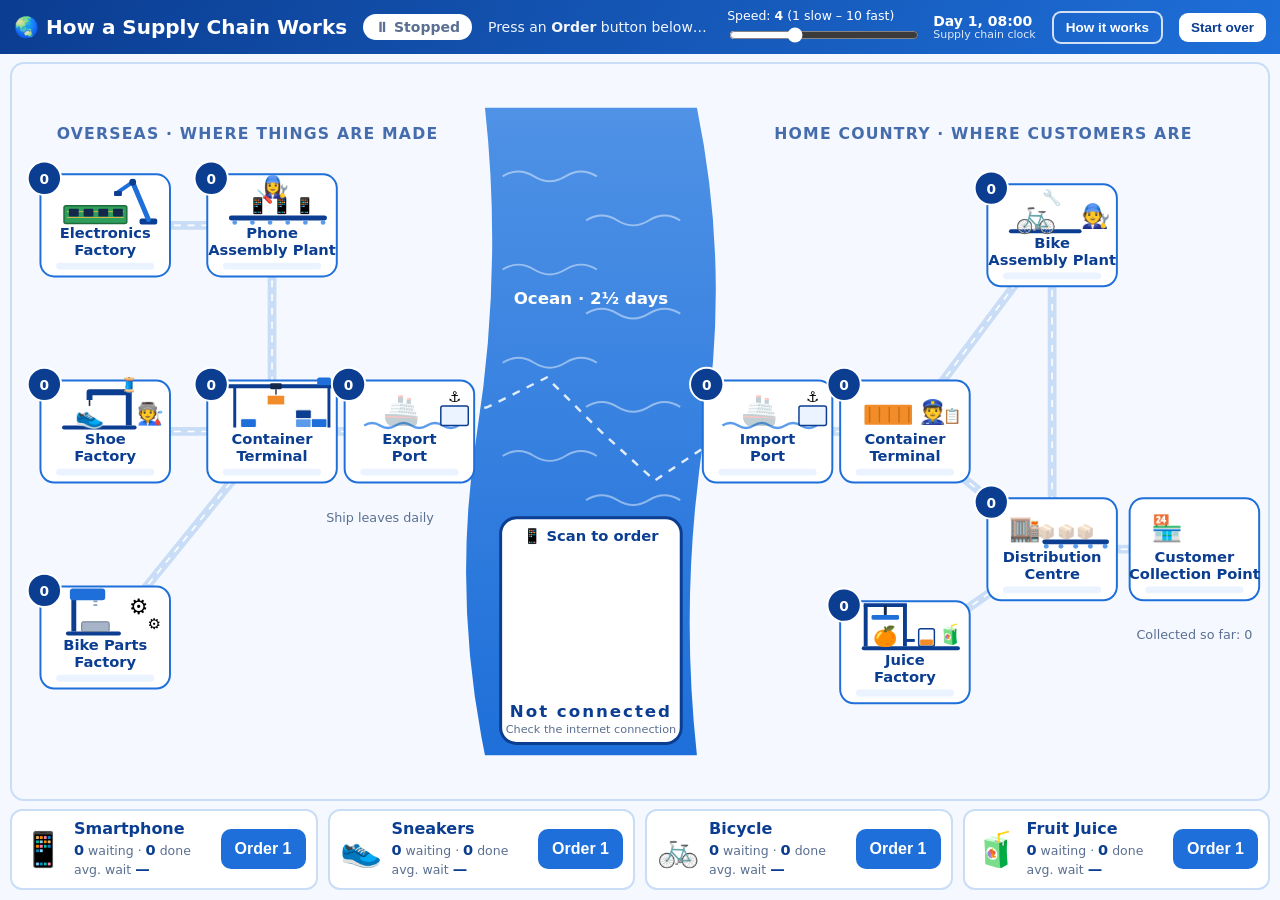
<file: supply-chain-showcase.html>
<!DOCTYPE html>
<html lang="en">
<head>
<meta charset="UTF-8">
<meta name="viewport" content="width=device-width, initial-scale=1.0">
<title>How a Supply Chain Works</title>
<style>
  :root{
    --navy:#0b3d91; --blue:#1e6fd9; --mid:#5b9bec; --light:#eaf3ff; --pale:#f5f9ff;
    --line:#c9ddf7; --text:#14284b; --muted:#5a6f91;
  }
  *{box-sizing:border-box}
  html,body{margin:0;height:100%}
  body{font-family:"Segoe UI",system-ui,-apple-system,Roboto,Helvetica,Arial,sans-serif;background:var(--pale);color:var(--text);
       display:flex;flex-direction:column;height:100vh;overflow:hidden}
  .emoji{font-family:"Segoe UI",system-ui,-apple-system,Roboto,Helvetica,Arial,"Apple Color Emoji","Segoe UI Emoji","Noto Color Emoji",sans-serif}

  /* ---------- top bar ---------- */
  .topbar{flex:0 0 auto;background:linear-gradient(120deg,var(--navy),var(--blue));color:#fff;padding:8px 14px;
          display:flex;align-items:center;gap:16px}
  .topbar h1{margin:0;font-size:20px;white-space:nowrap}
  .status{background:#fff;color:var(--navy);border-radius:999px;padding:5px 12px;font-size:14px;font-weight:700;white-space:nowrap}
  .status.stopped{color:var(--muted)}
  .ticker{flex:1 1 auto;min-width:0;font-size:14px;white-space:nowrap;overflow:hidden;text-overflow:ellipsis;opacity:.95}
  .speedctl{font-size:12.5px;width:190px;flex:0 0 auto}
  .speedctl label{display:block;margin-bottom:2px;white-space:nowrap}
  .speedctl input{width:100%;accent-color:#ffffff;cursor:pointer}
  .clock{font-size:14px;font-weight:700;white-space:nowrap;line-height:1.15}
  .clock small{display:block;font-weight:400;font-size:11px;opacity:.85}
  .tbtn{background:#fff;color:var(--navy);border:none;border-radius:9px;padding:7px 12px;font-weight:700;cursor:pointer;font-size:13.5px;white-space:nowrap}
  .tbtn.ghost{background:transparent;color:#fff;border:2px solid rgba(255,255,255,.8)}
  .tbtn:hover{background:var(--light);color:var(--navy)}

  /* ---------- the map: the star of the show ---------- */
  .mapwrap{flex:1 1 auto;min-height:0;position:relative;margin:8px 10px 0;background:#f5f9ff;border:2px solid var(--line);border-radius:14px;overflow:hidden}
  #map{position:absolute;inset:0;width:100%;height:100%;display:block}
  .node-name{font-size:15px;font-weight:700;fill:var(--navy)}
  .badge{font-size:16px;font-weight:700;fill:var(--text)}
  .region{font-size:16px;font-weight:700;letter-spacing:1.2px;fill:var(--navy);opacity:.75}
  .sea-label{font-size:17px;fill:#ffffff;font-weight:600}
  .vlabel{font-size:13px;font-weight:700;fill:var(--navy)}

  /* ---------- order buttons along the bottom ---------- */
  .orders{flex:0 0 auto;display:grid;grid-template-columns:repeat(4,1fr);gap:10px;padding:8px 10px 10px}
  .card{background:#fff;border:2px solid var(--line);border-radius:12px;padding:8px 10px;display:flex;align-items:center;gap:10px;min-width:0}
  .card .big{font-size:34px;line-height:1}
  .card .info{flex:1 1 auto;min-width:0}
  .card h3{margin:0 0 3px;font-size:16px;color:var(--navy);white-space:nowrap;overflow:hidden;text-overflow:ellipsis}
  .card .nums{font-size:12.5px;color:var(--muted);line-height:1.35}
  .card .nums span{display:block;white-space:nowrap;overflow:hidden;text-overflow:ellipsis}
  .card .nums b{color:var(--navy);font-size:14.5px;display:inline-block}
  .card button{flex:0 0 auto;background:var(--blue);color:#fff;border:none;border-radius:10px;padding:11px 14px;font-size:16px;font-weight:700;cursor:pointer;transition:transform .08s,background .15s;white-space:nowrap}
  .card button:hover{background:var(--navy)}
  .card button:active{transform:scale(.93)}
  .bump{animation:bump .35s ease}
  @keyframes bump{0%{transform:scale(1)}40%{transform:scale(1.35)}100%{transform:scale(1)}}

  /* ---------- "How it works" pop-up ---------- */
  .overlay{position:fixed;inset:0;background:rgba(11,61,145,.35);display:none;align-items:center;justify-content:center;padding:20px;z-index:10}
  .overlay.open{display:flex}
  .sheet{background:#fff;border-radius:16px;max-width:1000px;width:100%;max-height:100%;overflow:auto;padding:18px 22px;box-shadow:0 10px 40px rgba(0,0,0,.25)}
  .sheet-head{display:flex;justify-content:space-between;align-items:center;margin-bottom:6px}
  .sheet h2{margin:14px 0 8px;font-size:18px;color:var(--navy)}
  .sheet-head h2{margin:0}
  .closebtn{background:var(--blue);color:#fff;border:none;border-radius:9px;padding:8px 14px;font-weight:700;cursor:pointer}
  .cols{display:grid;grid-template-columns:1.3fr 1fr;gap:22px}
  .path{margin:0 0 12px}
  .path h4{margin:0 0 6px;font-size:15px;color:var(--navy)}
  .chips{display:flex;flex-wrap:wrap;align-items:center;gap:4px}
  .chip{background:var(--light);border:1px solid var(--line);border-radius:999px;padding:3px 9px;font-size:12.5px;white-space:nowrap}
  .arrow{color:var(--mid);font-size:12px}
  .facts{margin:0;padding-left:18px;font-size:14px;line-height:1.55}
  #log{list-style:none;margin:0;padding:0;font-size:13px}
  #log li{padding:5px 2px;border-bottom:1px solid var(--light);display:flex;gap:8px;line-height:1.3}
  #log li .when{color:var(--muted);font-size:11.5px;white-space:nowrap;min-width:74px;padding-top:1px}
  .empty{color:var(--muted)}

  /* ---------- big QR code pop-up ---------- */
  .qrbox{background:#fff;border-radius:20px;padding:22px 26px;text-align:center;max-height:100%;overflow:auto;box-shadow:0 10px 40px rgba(0,0,0,.25)}
  .qrbox h2{margin:0 0 4px;color:var(--navy);font-size:24px}
  .qrbox p{margin:0 0 10px;color:var(--muted);font-size:15px}
  #qrBigSvg{width:min(62vh,80vw);height:min(62vh,80vw);display:block;margin:0 auto}
  .qrcodebig{font-size:34px;font-weight:800;letter-spacing:8px;color:var(--navy);margin-top:8px}
  .qrlink{font-size:14px;color:var(--muted);word-break:break-all}

  /* ---------- narrow / portrait screens: let it scroll ---------- */
  @media (max-width:1000px), (orientation:portrait){
    body{height:auto;overflow:auto}
    .topbar{flex-wrap:wrap}
    .ticker{flex-basis:100%;order:5}
    .mapwrap{flex:none;aspect-ratio:1280/660;overflow-x:auto}
    .orders{grid-template-columns:1fr 1fr}
    .cols{grid-template-columns:1fr}
  }
  @media (max-width:640px){
    .mapwrap{aspect-ratio:auto;height:430px}
    #map{width:830px}
    .orders{grid-template-columns:1fr}
  }
</style>
</head>
<body>
<div class="topbar">
  <h1><span class="emoji">🌏</span> How a Supply Chain Works</h1>
  <div class="status stopped" id="statusMsg">⏸ Stopped</div>
  <div class="ticker emoji" id="ticker">Press an <b>Order</b> button below — one press is one order.</div>
  <div class="speedctl">
    <label for="speedSlider">Speed: <b id="speedVal">4</b> (1 slow – 10 fast)</label>
    <input type="range" id="speedSlider" min="1" max="10" step="1" value="4">
  </div>
  <div class="clock" id="clock">Day 1, 08:00<small>Supply chain clock</small></div>
  <button class="tbtn ghost" id="infoBtn">How it works</button>
  <button class="tbtn" id="resetBtn">Start over</button>
</div>

<div class="mapwrap">
  <svg id="map" viewBox="0 0 1280 660" preserveAspectRatio="xMidYMid meet" role="img" aria-label="Map of the supply chain"></svg>
</div>

<section class="orders" id="orders"></section>

<div class="overlay" id="qrOverlay">
  <div class="qrbox">
    <h2>📱 Order from your phone</h2>
    <p>Scan with your phone camera, then tap a product to order it.</p>
    <svg id="qrBigSvg" role="img" aria-label="QR code to open the phone ordering page"></svg>
    <div class="qrcodebig" id="qrBigCode">—</div>
    <div class="qrlink">No camera? Go to <b id="qrBigLink"></b> and type the room code.</div>
    <button class="closebtn" id="qrClose" style="margin-top:14px">Close</button>
  </div>
</div>

<div class="overlay" id="overlay">
  <div class="sheet">
    <div class="sheet-head"><h2>How it works</h2><button class="closebtn" id="closeBtn">Close</button></div>
    <div class="cols">
      <div>
        <h2>How each product travels</h2>
        <div id="paths"></div>
        <h2>Good to know</h2>
        <ul class="facts">
          <li><b>Batches:</b> factories make items in batches. If you order 1 juice, the factory still makes 24 — the extras wait at the Distribution Centre, so the next juice orders are collected much faster.</li>
          <li><b>Trucks</b> wait until they are full, or until they have waited a few hours, before leaving.</li>
          <li><b>Ships</b> leave the Export Port once a day and carry every product together. The sea trip takes about 2½ days.</li>
          <li><b>Speed:</b> use the speed slider (1 = slow, 10 = fast). With no orders waiting, everything stops.</li>
          <li><b>Blue number on each place:</b> how many items are there right now — waiting, or being made or handled.</li>
          <li><b>Phone ordering:</b> scan the QR code on the ocean with a phone camera. Each tap on the phone is one order, and it shows up here within a second.</li>
          <li>Only the factory reacts to orders. Everything after it simply passes items along as soon as it can.</li>
        </ul>
      </div>
      <div>
        <h2>Everything that has happened</h2>
        <ul id="log"><li class="empty">Nothing yet — place an order to get things moving.</li></ul>
      </div>
    </div>
  </div>
</div>

<script>
/* ------------------------------------------------------------------
   1. PLACES ON THE MAP
------------------------------------------------------------------ */
const NODES = {
  elec : {name:"Electronics\nFactory",  icon:"🏭", x:95,   y:120, gear:true},
  shoe : {name:"Shoe\nFactory",         icon:"🏭", x:95,   y:330, gear:true},
  bike : {name:"Bike Parts\nFactory",   icon:"🏭", x:95,   y:540, gear:true},
  asm1 : {name:"Phone\nAssembly Plant", icon:"🔧", x:265,  y:120, gear:true},
  expT : {name:"Container\nTerminal",   icon:"🏗️", x:265,  y:330},
  expP : {name:"Export\nPort",          icon:"⚓", x:405,  y:330},
  impP : {name:"Import\nPort",          icon:"⚓", x:770,  y:330},
  impT : {name:"Container\nTerminal",   icon:"🏗️", x:910,  y:330},
  asm2 : {name:"Bike\nAssembly Plant",  icon:"🔧", x:1060, y:130, gear:true},
  juice: {name:"Juice\nFactory",        icon:"🏭", x:910,  y:555, gear:true},
  dc   : {name:"Distribution\nCentre",  icon:"🏬", x:1060, y:450},
  cp   : {name:"Customer\nCollection Point", icon:"🏪", x:1205, y:450}
};
const SEA_PATH = [[405,330],[485,305],[545,275],[600,330],[655,380],[715,340],[770,330]];

/* ------------------------------------------------------------------
   2. PRODUCTS AND THEIR JOURNEYS  (times are in supply-chain hours)
------------------------------------------------------------------ */
const make    = (node,hrs,lot)            => ({t:"make", node,hrs,lot});
const proc    = (node,hrs,lot,doing)      => ({t:"process", node,hrs,lot,doing});
const handle  = (node,hrs,doing)          => ({t:"handle", node,hrs,doing});
const move    = (from,to,v,hrs,cap,wait)  => ({t:"move", from,to,v,hrs,cap,wait});
const shipLeg = ()                        => ({t:"ship", from:"expP", to:"impP", hrs:60});
const deliver = ()                        => ({t:"deliver", from:"dc", to:"cp", v:"🚐", hrs:3, cap:10});
const crossSea = () => [
  handle("expT",4,"loading containers"),
  move("expT","expP","🚛",1,999,0),
  shipLeg(),
  handle("impP",3,"unloading the ship"),
  move("impP","impT","🚛",1,999,0),
  handle("impT",4,"customs check")
];

const PRODUCTS = [
  {id:"phone", name:"Smartphone", icon:"📱", plural:"smartphones",
   steps:[ make("elec",10,10), move("elec","asm1","🚚",4,20,4), proc("asm1",6,10,"assembling phones"),
           move("asm1","expT","🚚",6,40,6), ...crossSea(), move("impT","dc","🚚",5,40,4), deliver() ]},
  {id:"shoe", name:"Sneakers", icon:"👟", plural:"pairs of sneakers",
   steps:[ make("shoe",8,20), move("shoe","expT","🚚",7,40,6), ...crossSea(),
           move("impT","dc","🚚",5,40,4), deliver() ]},
  {id:"bike", name:"Bicycle", icon:"🚲", plural:"bicycles",
   steps:[ make("bike",8,8), move("bike","expT","🚚",8,24,6), ...crossSea(),
           move("impT","asm2","🚚",3,20,3), proc("asm2",5,5,"assembling bikes"),
           move("asm2","dc","🚚",3,10,3), deliver() ]},
  {id:"juice", name:"Fruit Juice", icon:"🧃", plural:"juice packs",
   steps:[ make("juice",3,24), move("juice","dc","🚚",3,48,2), deliver() ]}
];

/* ------------------------------------------------------------------
   3. SETTINGS
------------------------------------------------------------------ */
const HOURS_PER_SECOND = 1;     // each speed step adds 1 supply-chain hour per real second (speed 4 = 4 h per second)
let speedLevel = 4;             // set by the 1–10 slider
const SHIP_EVERY = 24;          // a ship leaves once a day
const speedFor = waiting => waiting === 0 ? 0 : 1;   // runs while orders are waiting, stops at zero

/* ------------------------------------------------------------------
   4. STATE
------------------------------------------------------------------ */
let S;
function freshState(){
  const st = {t:8, shipTimer:0, vehicles:[], prod:{}};
  PRODUCTS.forEach(p=>{
    st.prod[p.id] = {
      open:0, collected:0, orderTimes:[], leadTimes:[],
      buf: p.steps.map(()=>0),
      wait: p.steps.map(()=>0),
      mach: p.steps.map(()=>({busy:false, rem:0, dur:1, qty:0}))
    };
  });
  return st;
}
S = freshState();

/* ------------------------------------------------------------------
   5. HELPERS
------------------------------------------------------------------ */
const svgNS = "http://www.w3.org/2000/svg";
const el = (tag, attrs={}, parent) => {
  const e = document.createElementNS(svgNS, tag);
  for (const k in attrs) e.setAttribute(k, attrs[k]);
  if (parent) parent.appendChild(e);
  return e;
};
const plainName = id => NODES[id].name.replace("\n"," ");
const totalOpen = () => PRODUCTS.reduce((a,p)=>a+S.prod[p.id].open,0);
function clockText(t){
  const day = Math.floor(t/24)+1, h = Math.floor(t%24);
  return `Day ${day}, ${String(h).padStart(2,"0")}:00`;
}
function niceDuration(h){
  if (h < 24) return `${Math.max(1,Math.round(h))} h`;
  return `${(h/24).toFixed(1)} days`;
}
function pipeline(pid){
  const s = S.prod[pid];
  let n = s.buf.reduce((a,b)=>a+b,0);
  s.mach.forEach(m=>{ if(m.busy) n+=m.qty; });
  S.vehicles.forEach(v=>v.cargo.forEach(c=>{ if(c.pid===pid) n+=c.qty; }));
  return n;
}
function onVansToCustomer(pid){
  let n=0;
  S.vehicles.forEach(v=>v.cargo.forEach(c=>{ if(c.pid===pid && c.toCustomer) n+=c.qty; }));
  return n;
}
function pathLength(pts){
  let L=0; for(let i=1;i<pts.length;i++) L+=Math.hypot(pts[i][0]-pts[i-1][0], pts[i][1]-pts[i-1][1]);
  return L;
}
function pointAt(pts, frac){
  const total = pathLength(pts); let d = frac*total;
  for(let i=1;i<pts.length;i++){
    const seg = Math.hypot(pts[i][0]-pts[i-1][0], pts[i][1]-pts[i-1][1]);
    if (d <= seg){ const f = seg? d/seg : 0;
      return [pts[i-1][0]+(pts[i][0]-pts[i-1][0])*f, pts[i-1][1]+(pts[i][1]-pts[i-1][1])*f]; }
    d -= seg;
  }
  return pts[pts.length-1];
}

/* ------------------------------------------------------------------
   6. EVENT LOG
------------------------------------------------------------------ */
const logEl = document.getElementById("log");
const tickerEl = document.getElementById("ticker");
function log(text){
  const empty = logEl.querySelector(".empty"); if (empty) empty.remove();
  const li = document.createElement("li"); li.className="new";
  li.innerHTML = `<span class="when">${clockText(S.t)}</span><span>${text}</span>`;
  logEl.prepend(li);
  while (logEl.children.length > 60) logEl.lastChild.remove();
  tickerEl.innerHTML = `<b>${clockText(S.t)}</b> · ${text}`;
}

/* ------------------------------------------------------------------
   7b. LITTLE ANIMATED SCENES INSIDE EACH PLACE
   Each scene returns an update(phase, active) function.
------------------------------------------------------------------ */
const KIND = {elec:"factory",shoe:"factory",bike:"factory",juice:"factory",
              asm1:"assembly",asm2:"assembly",expT:"terminal",impT:"terminal",
              expP:"port",impP:"port",dc:"dc",cp:"cp"};
const BENCH_ITEM = {asm1:"📱", asm2:"🚲"};
function emo(parent,x,y,txt,size){
  const t=el("text",{x,y,"text-anchor":"middle","dominant-baseline":"central","font-size":size,class:"emoji"},parent);
  t.textContent=txt; return t;
}
const TAU = Math.PI*2;
function buildScene(id, n, grp){
  const cx=n.x+6, cy=n.y-24, g=el("g",{},grp), kind=KIND[id];

  const NAVY="#0b3d91", BLUE="#1e6fd9", MID="#5b9bec", ORANGE="#f28c28", INK="#14284b";
  const smooth = x => x<0?0:x>1?1:x*x*(3-2*x);

  /* Electronics Factory: a robot arm places chips on a circuit board */
  if (id==="elec"){
    const bx=cx-48, by=cy+4;
    el("rect",{x:bx,y:by,width:64,height:18,rx:2,fill:"#2e9e5b",stroke:"#1d6b3c","stroke-width":1.5},g);
    [6,12].forEach(dy=>el("line",{x1:bx+3,y1:by+dy,x2:bx+61,y2:by+dy,stroke:"#d9b44a","stroke-width":1},g));
    const chips=[0,1,2,3].map(i=>el("rect",{x:bx+5+i*15,y:by+3,width:10,height:8,rx:1,fill:INK},g));
    const baseX=cx+38, baseY=cy+22, elbow=[cx+22,cy-20];
    el("rect",{x:baseX-9,y:baseY-5,width:18,height:6,rx:2,fill:NAVY},g);
    const s1=el("line",{x1:baseX,y1:baseY-4,x2:elbow[0],y2:elbow[1],stroke:BLUE,"stroke-width":5,"stroke-linecap":"round"},g);
    const s2=el("line",{x1:elbow[0],y1:elbow[1],stroke:BLUE,"stroke-width":4,"stroke-linecap":"round"},g);
    el("circle",{cx:elbow[0],cy:elbow[1],r:3.5,fill:NAVY},g);
    const grip=el("rect",{width:8,height:5,rx:1,fill:NAVY},g);
    const spark=emo(g,0,0,"✨",12);
    return (ph,on)=>{
      const t=on?(ph*1.2)%1:0.9, slot=Math.floor(t*4), fr=t*4-slot;
      chips.forEach((c,i)=>c.setAttribute("opacity", !on ? 1 : (i<slot || (i===slot && fr>0.6)) ? 1 : 0.12));
      const hx=bx+10+slot*15, dip=on?Math.sin(Math.min(1,fr/0.6)*Math.PI):0;
      const hy=by-14+12*dip;
      s2.setAttribute("x2",hx); s2.setAttribute("y2",hy.toFixed(1));
      grip.setAttribute("x",hx-4); grip.setAttribute("y",(hy-1).toFixed(1));
      spark.setAttribute("x",hx); spark.setAttribute("y",by+2); spark.setAttribute("opacity", on && fr>0.5 && fr<0.75 ? 1 : 0);
    };
  }

  /* Shoe Factory: a sewing machine stitches a sneaker */
  if (id==="shoe"){
    el("rect",{x:cx-50,y:cy+18,width:76,height:4,rx:2,fill:NAVY},g);                    // table
    el("path",{d:`M${cx+18} ${cy+18} V${cy-16} H${cx-22} V${cy-8}`,fill:"none",stroke:NAVY,"stroke-width":6,"stroke-linejoin":"round"},g); // machine body
    const needle=el("line",{x1:cx-22,x2:cx-22,stroke:INK,"stroke-width":1.6},g);
    const shoe=emo(g,cx-22,cy+8,"👟",24);
    const stitch=el("line",{x1:cx-38,y1:cy+16,y2:cy+16,stroke:ORANGE,"stroke-width":2,"stroke-dasharray":"3 2"},g);
    const spool=emo(g,cx+18,cy-24,"🧵",15);
    const maker=emo(g,cx+40,cy+6,"🧑‍🏭",22);
    return (ph,on)=>{
      const up = on ? Math.abs(Math.sin(ph*TAU*4)) : 1;
      needle.setAttribute("y1",cy-8); needle.setAttribute("y2",(cy-2+8*(1-up)).toFixed(1));
      const f = on ? (ph*0.8)%1 : 0;
      shoe.setAttribute("transform",`translate(${(on?6-12*f:0).toFixed(1)} 0)`);
      stitch.setAttribute("x2",(cx-38+30*f).toFixed(1)); stitch.setAttribute("opacity",on?1:0);
      spool.setAttribute("transform",`rotate(${on?(ph*720)%360:0} ${cx+18} ${cy-24})`);
      maker.setAttribute("transform",`translate(0 ${on?(-1.5*up).toFixed(1):0})`);
    };
  }

  /* Bike Parts Factory: a drill press machines a metal part, sparks fly */
  if (id==="bike"){
    el("rect",{x:cx-46,y:cy+18,width:56,height:4,rx:2,fill:NAVY},g);
    el("line",{x1:cx-38,y1:cy+18,x2:cx-38,y2:cy-22,stroke:NAVY,"stroke-width":5},g);        // column
    el("rect",{x:cx-42,y:cy-26,width:36,height:12,rx:3,fill:BLUE},g);                         // drill head
    const bit=el("line",{x1:cx-16,x2:cx-16,y1:cy-14,stroke:"#8aa0bf","stroke-width":4,"stroke-dasharray":"2 2"},g);
    el("rect",{x:cx-30,y:cy+8,width:28,height:10,rx:1.5,fill:"#a7b4c8",stroke:"#6b7a91"},g); // metal block
    const sparks=[[-1,-.6],[1,-.8],[-.6,-1],[.7,-.4],[1.2,-.9],[-1.2,-.3]].map(()=>el("circle",{r:1.8,fill:ORANGE},g));
    const dirs=[[-1,-.6],[1,-.8],[-.6,-1],[.7,-.4],[1.2,-.9],[-1.2,-.3]];
    const gear1=emo(g,cx+28,cy-8,"⚙️",22), gear2=emo(g,cx+44,cy+10,"⚙️",15);
    return (ph,on)=>{
      const p=on?(ph*0.9)%1:0, down=on?smooth(Math.min(1,p/0.35))*(p<0.8?1:1-(p-0.8)/0.2):0;
      bit.setAttribute("y2",(cy-6+14*down).toFixed(1));
      bit.setAttribute("stroke-dashoffset", on?((ph*40)%4).toFixed(1):0);
      const cut = on && down>0.95;
      sparks.forEach((s,i)=>{ const k=((ph*3+i/6)%1);
        s.setAttribute("cx",(cx-16+dirs[i][0]*k*18).toFixed(1)); s.setAttribute("cy",(cy+8+dirs[i][1]*k*16+k*k*10).toFixed(1));
        s.setAttribute("opacity",cut?(1-k).toFixed(2):0); });
      const a=on?(ph*360)%360:0;
      gear1.setAttribute("transform",`rotate(${a} ${cx+28} ${cy-8})`);
      gear2.setAttribute("transform",`rotate(${-a*1.5} ${cx+44} ${cy+10})`);
    };
  }

  /* Juice Factory: a press squeezes oranges, juice fills the glass */
  if (id==="juice"){
    el("rect",{x:cx-50,y:cy+18,width:100,height:4,rx:2,fill:NAVY},g);
    el("line",{x1:cx-46,y1:cy+18,x2:cx-46,y2:cy-24,stroke:NAVY,"stroke-width":4},g);
    el("line",{x1:cx-6,y1:cy+18,x2:cx-6,y2:cy-24,stroke:NAVY,"stroke-width":4},g);
    el("line",{x1:cx-48,y1:cy-24,x2:cx-4,y2:cy-24,stroke:NAVY,"stroke-width":4},g);
    const rod=el("line",{x1:cx-26,x2:cx-26,y1:cy-24,stroke:INK,"stroke-width":3},g);
    const plate=el("rect",{x:cx-40,width:28,height:5,rx:1.5,fill:BLUE},g);
    const orange=emo(g,cx-26,cy+8,"🍊",20);
    el("path",{d:`M${cx-6} ${cy+12} h10`,stroke:NAVY,"stroke-width":3},g);               // spout
    const drops=[0,1,2].map(()=>el("circle",{r:2,fill:ORANGE},g));
    el("rect",{x:cx+8,y:cy,width:16,height:18,rx:2,fill:"#fff",stroke:NAVY,"stroke-width":1.5},g); // glass
    const fill=el("rect",{x:cx+9.5,width:13,rx:1,fill:ORANGE},g);
    const pack=emo(g,cx+40,cy+6,"🧃",20);
    return (ph,on)=>{
      const p=on?ph%1:0, press=on?Math.max(0,Math.sin(p*TAU)):0;
      const py=cy-14+10*press;
      rod.setAttribute("y2",py); plate.setAttribute("y",py);
      orange.setAttribute("transform",`translate(${cx-26} ${cy+17}) scale(${(1+0.25*press).toFixed(2)} ${(1-0.4*press).toFixed(2)}) translate(${-(cx-26)} ${-(cy+17)})`);
      drops.forEach((d,i)=>{ const k=((ph*2.5+i/3)%1);
        d.setAttribute("cx",cx+12); d.setAttribute("cy",(cy+12+k*6).toFixed(1));
        d.setAttribute("opacity", on&&press>0.3?(1-k).toFixed(2):0); });
      const lvl = on ? 3+13*p : 6;
      fill.setAttribute("y",(cy+17-lvl).toFixed(1)); fill.setAttribute("height",lvl.toFixed(1));
      pack.setAttribute("transform",`translate(0 ${on?(-2*Math.abs(Math.sin(ph*TAU*2))).toFixed(1):0})`);
    };
  }

  /* Phone Assembly Plant: phones ride an assembly line, a worker screws each one */
  if (id==="asm1"){
    el("rect",{x:cx-50,y:cy+14,width:100,height:5,rx:2.5,fill:NAVY},g);
    const rollers=[0,1,2,3,4,5].map(i=>el("circle",{cx:cx-44+i*18,cy:cy+21,r:2.4,fill:MID},g));
    const phones=[0,1,2,3].map(()=>emo(g,0,cy+4,"📱",16));
    const worker=emo(g,cx-2,cy-16,"👩‍🔧",22);
    const drv=emo(g,cx-14,cy-6,"🪛",14);
    return (ph,on)=>{
      const t=on?ph*1.1:0, k=Math.floor(t), fr=t-k, m=smooth(Math.min(1,fr/0.4));
      phones.forEach((p,j)=>{ const pos=((j+k+m)%4); const x=cx-44+pos*24;
        p.setAttribute("x",x.toFixed(1)); p.setAttribute("opacity",(pos<0.3?pos/0.3:pos>3.3?(4-pos)/0.7:1).toFixed(2)); });
      const work = on && fr>0.4;
      drv.setAttribute("transform",`translate(0 ${work?(3*Math.abs(Math.sin(fr*TAU*3))).toFixed(1):0}) rotate(${work?(20*Math.sin(fr*TAU*3)).toFixed(1):0} ${cx-14} ${cy-6})`);
      rollers.forEach((r,i)=>r.setAttribute("opacity", on&&fr<0.4&&(Math.floor(ph*12)+i)%2?.4:1));
      worker.setAttribute("transform",`translate(0 ${work?-1.5:0})`);
    };
  }

  /* Bike Assembly Plant: a mechanic fits a wheel and tightens it */
  if (id==="asm2"){
    el("rect",{x:cx-50,y:cy+18,width:74,height:4,rx:2,fill:NAVY},g);
    emo(g,cx-22,cy+4,"🚲",34);
    const wheel=emo(g,0,cy+4,"🛞",17);
    const wrench=emo(g,cx-6,cy-14,"🔧",16);
    const mech=emo(g,cx+38,cy+4,"🧑‍🔧",24);
    return (ph,on)=>{
      const p=on?(ph*0.8)%1:0.9, slide=smooth(Math.min(1,p/0.45));
      wheel.setAttribute("x",(cx+24-34*slide).toFixed(1));
      wheel.setAttribute("opacity", on ? (p>0.9?(1-p)*10:1).toFixed(2) : 0);
      wheel.setAttribute("transform",`rotate(${on?(-slide*360).toFixed(1):0} ${(cx+24-34*slide).toFixed(1)} ${cy+4})`);
      const turn = on && p>0.45;
      wrench.setAttribute("transform",`rotate(${turn?(40*Math.sin(p*TAU*4)).toFixed(1):0} ${cx-6} ${cy-6})`);
      wrench.setAttribute("opacity", turn?1:.35);
      mech.setAttribute("transform",`translate(0 ${turn?(-1.5*Math.abs(Math.sin(p*TAU*4))).toFixed(1):0})`);
    };
  }

  /* Import Container Terminal: customs officer scans a container and approves it */
  if (id==="impT"){
    const box=el("rect",{x:cx-48,y:cy-4,width:50,height:22,rx:2,fill:ORANGE,stroke:"#fff","stroke-width":1.5},g);
    [0,1,2,3,4].map(i=>el("line",{x1:cx-42+i*10,y1:cy-1,x2:cx-42+i*10,y2:cy+15,stroke:"#c96f17","stroke-width":1.5},g));
    const beam=el("rect",{y:cy-8,width:4,height:30,rx:1,fill:"#5bd1ff",opacity:0},g);
    const glass=emo(g,0,cy-14,"🔍",16);
    const ok=emo(g,cx-23,cy+7,"✅",18);
    const officer=emo(g,cx+22,cy+4,"👮",24);
    const board=emo(g,cx+42,cy+8,"📋",15);
    return (ph,on)=>{
      const p=on?(ph*0.7)%1:0, scan=Math.min(1,p/0.7), x=cx-46+46*smooth(scan);
      beam.setAttribute("x",(x-2).toFixed(1)); beam.setAttribute("opacity", on&&p<0.7?.7:0);
      glass.setAttribute("x",x.toFixed(1)); glass.setAttribute("opacity", on&&p<0.7?1:0);
      ok.setAttribute("opacity", on&&p>=0.72?1:0);
      board.setAttribute("transform",`rotate(${on&&p>=0.72?-15:0} ${cx+42} ${cy+14})`);
      officer.setAttribute("transform",`translate(0 ${on&&p>=0.72?-2:0})`);
    };
  }

  if (kind==="terminal"){
    const NAVY="#0b3d91", BLUE="#1e6fd9", MID="#5b9bec", top=cy-22, ground=cy+20;
    // stacked containers on the ground
    [[cx-30,ground-9,BLUE],[cx+26,ground-9,MID],[cx+26,ground-18,NAVY],[cx+42,ground-9,BLUE]].forEach(([x,y,c])=>
      el("rect",{x:x-8,y,width:16,height:9,rx:1.5,fill:c,stroke:"#fff","stroke-width":1},g));
    // crane: legs, beam, cabin
    el("line",{x1:cx-44,y1:ground,x2:cx-44,y2:top,stroke:NAVY,"stroke-width":3},g);
    el("line",{x1:cx+52,y1:ground,x2:cx+52,y2:top,stroke:NAVY,"stroke-width":3},g);
    el("line",{x1:cx-50,y1:top,x2:cx+56,y2:top,stroke:NAVY,"stroke-width":4,"stroke-linecap":"round"},g);
    el("rect",{x:cx+40,y:top-9,width:14,height:8,rx:2,fill:BLUE},g);
    const rope=el("line",{stroke:"#14284b","stroke-width":1.4},g);
    const trolley=el("rect",{width:12,height:6,rx:1.5,fill:"#14284b"},g);
    const box=el("rect",{width:18,height:10,rx:1.5,fill:"#f28c28",stroke:"#fff","stroke-width":1},g);
    const pose=(ph,on)=>{
      const p = on ? ph%1 : 0.25;
      const x = cx-30 + 56*(0.5-0.5*Math.cos(p*TAU));          // trolley glides left ↔ right
      const drop = 6 + 22*Math.max(0,Math.cos(p*TAU*2));        // lowers the box at each end
      trolley.setAttribute("x",(x-6).toFixed(1)); trolley.setAttribute("y",top-3);
      rope.setAttribute("x1",x.toFixed(1)); rope.setAttribute("x2",x.toFixed(1));
      rope.setAttribute("y1",top+3); rope.setAttribute("y2",(top+3+drop).toFixed(1));
      box.setAttribute("x",(x-9).toFixed(1)); box.setAttribute("y",(top+3+drop).toFixed(1));
    };
    pose(0,false); return pose;
  }

  if (kind==="port"){
    const water=el("path",{d:`M${cx-52} ${cy+18} q8 -5 16 0 t16 0 t16 0 t16 0 t16 0 t16 0`,
      fill:"none",stroke:"#5b9bec","stroke-width":2.5,"stroke-dasharray":"0"},g);
    el("rect",{x:cx+26,y:cy-2,width:28,height:20,rx:2,fill:"#eaf3ff",stroke:"#0b3d91","stroke-width":1.5},g); // quay
    emo(g,cx+40,cy-12,"⚓",15);
    const ship=emo(g,cx-14,cy+2,"🚢",30);
    const crate=el("rect",{width:9,height:6,rx:1,fill:"#f28c28",opacity:0},g);
    return (ph,on)=>{
      const b = on ? Math.sin(ph*TAU) : 0;
      ship.setAttribute("opacity", on ? 1 : .3);
      ship.setAttribute("transform",`translate(0 ${(2*b).toFixed(1)}) rotate(${(4*b).toFixed(1)} ${cx-14} ${cy+10})`);
      water.setAttribute("transform",`translate(${on?(4*Math.sin(ph*TAU*0.5)).toFixed(1):0} 0)`);
      const f=(ph*0.8)%1;   // crates swinging between ship and quay
      const fromShip = id==="impP";
      const xx = fromShip ? cx-8+f*42 : cx+34-f*42;
      crate.setAttribute("x",(xx-4.5).toFixed(1)); crate.setAttribute("y",(cy-10-10*Math.sin(f*Math.PI)).toFixed(1));
      crate.setAttribute("opacity", on ? 1 : 0);
    };
  }

  if (kind==="dc"){
    emo(g,cx-34,cy+2,"🏬",26);
    el("rect",{x:cx-16,y:cy+14,width:68,height:5,rx:2.5,fill:"#0b3d91"},g);   // conveyor belt
    const rollers=[0,1,2,3,4].map(i=>el("circle",{cx:cx-12+i*15,cy:cy+21,r:2.5,fill:"#5b9bec"},g));
    const boxes=[0,1,2].map(()=>emo(g,0,cy+6,"📦",15));
    const fork=emo(g,cx+44,cy-14,"🙋",14);
    return (ph,on)=>{
      boxes.forEach((b,i)=>{ const f=on?(ph*0.6+i/3)%1:i/3;
        b.setAttribute("x",(cx-12+f*60).toFixed(1)); b.setAttribute("opacity",on?(f>0.92?(1-f)*12:1).toFixed(2):.35); });
      rollers.forEach((r,i)=>r.setAttribute("opacity", on && (Math.floor(ph*8)+i)%2 ? .4 : 1));
      fork.setAttribute("opacity", on ? 1 : 0);
      fork.setAttribute("transform",`translate(0 ${on?(-1.5*Math.abs(Math.sin(ph*TAU*2))).toFixed(1):0})`);
    };
  }

  if (kind==="cp"){
    emo(g,cx-34,cy+2,"🏪",26);
    const people=[0,1,2].map(i=>emo(g,cx-12+i*15,cy+6,"🧍",20));
    const more=el("text",{x:cx+40,y:cy+10,"text-anchor":"start","font-size":12,"font-weight":700,fill:"#0b3d91"},g);
    return (ph,on,open)=>{
      people.forEach((p,i)=>{
        const show = i < Math.min(open,3);
        p.setAttribute("opacity", show ? 1 : 0);
        p.setAttribute("transform",`translate(0 ${on&&show?(-2.5*Math.abs(Math.sin(ph*TAU+i))).toFixed(1):0})`);
      });
      more.textContent = open>3 ? `+${open-3}` : "";
    };
  }
  return ()=>{};
}

/* happy shoppers floating away from the Collection Point */
const cheers=[];
function spawnCheer(){
  const n=NODES.cp, t=emo(fxLayer,n.x+40,n.y-30,"🛍️",20);
  cheers.push({t,age:0});
}
function updateCheers(dt){
  for(let i=cheers.length-1;i>=0;i--){
    const c=cheers[i]; c.age+=dt;
    c.t.setAttribute("transform",`translate(${(c.age*14).toFixed(1)} ${(-c.age*34).toFixed(1)})`);
    c.t.setAttribute("opacity",Math.max(0,1-c.age/1.6).toFixed(2));
    if(c.age>1.6){ c.t.remove(); cheers.splice(i,1); }
  }
}

/* ------------------------------------------------------------------
   7. DRAW THE MAP
------------------------------------------------------------------ */
const map = document.getElementById("map");
const nodeEls = {};
const vehLayer = (()=>{
  // sea & land
  const defs = el("defs",{},map);
  const g = el("linearGradient",{id:"seaGrad",x1:"0",y1:"0",x2:"0",y2:"1"},defs);
  el("stop",{offset:"0%","stop-color":"#4f92e6"},g);
  el("stop",{offset:"100%","stop-color":"#1e6fd9"},g);
  el("rect",{x:0,y:0,width:1280,height:660,fill:"#f5f9ff"},map);
  el("path",{d:"M482 0 Q500 165 474 330 T482 660 L698 660 Q680 495 706 330 T698 0 Z",fill:"url(#seaGrad)"},map);
  for (let y=70; y<640; y+=95){
    el("path",{d:`M500 ${y} q16 -10 32 0 t32 0 t32 0`,stroke:"rgba(255,255,255,.45)","stroke-width":2,fill:"none"},map);
    el("path",{d:`M585 ${y+45} q16 -10 32 0 t32 0 t32 0`,stroke:"rgba(255,255,255,.45)","stroke-width":2,fill:"none"},map);
  }
  const t1 = el("text",{x:240,y:32,"text-anchor":"middle",class:"region"},map); t1.textContent="OVERSEAS · WHERE THINGS ARE MADE";
  const t2 = el("text",{x:990,y:32,"text-anchor":"middle",class:"region"},map); t2.textContent="HOME COUNTRY · WHERE CUSTOMERS ARE";
  const t3 = el("text",{x:590,y:200,"text-anchor":"middle",class:"sea-label"},map); t3.textContent="Ocean · 2½ days";

  // roads
  const seen = new Set();
  PRODUCTS.forEach(p=>p.steps.forEach(s=>{
    if (s.t==="move"||s.t==="deliver"){
      const key=[s.from,s.to].sort().join("-"); if(seen.has(key)) return; seen.add(key);
      const a=NODES[s.from], b=NODES[s.to];
      el("line",{x1:a.x,y1:a.y,x2:b.x,y2:b.y,stroke:"#c9ddf7","stroke-width":9,"stroke-linecap":"round"},map);
      el("line",{x1:a.x,y1:a.y,x2:b.x,y2:b.y,stroke:"#ffffff","stroke-width":1.6,"stroke-dasharray":"7 7"},map);
    }
  }));
  // sea lane
  el("polyline",{points:SEA_PATH.map(p=>p.join(",")).join(" "),fill:"none",stroke:"rgba(255,255,255,.85)","stroke-width":2.5,"stroke-dasharray":"8 8"},map);

  // places
  for (const id in NODES){
    const n = NODES[id];
    const grp = el("g",{},map);
    const W=132,H=104;
    el("rect",{x:n.x-W/2,y:n.y-H/2,width:W,height:H,rx:14,fill:"#ffffff",stroke:"#1e6fd9","stroke-width":2},grp);
    const scene = buildScene(id, n, grp);
    const lines = n.name.split("\n");
    const nm = el("text",{x:n.x,y:n.y+13,"text-anchor":"middle",class:"node-name"},grp);
    lines.forEach((ln,i)=>{ const ts=el("tspan",{x:n.x,dy:i?17:0},nm); ts.textContent=ln; });
    // progress bar
    el("rect",{x:n.x-50,y:n.y+38,width:100,height:7,rx:3.5,fill:"#eaf3ff"},grp);
    const prog = el("rect",{x:n.x-50,y:n.y+38,width:0,height:7,rx:3.5,fill:"#1e6fd9"},grp);
    const badge = el("text",{x:n.x,y:n.y+H/2+22,"text-anchor":"middle",class:"badge emoji"},grp);
    const sub = el("text",{x:n.x,y:n.y+H/2+40,"text-anchor":"middle","font-size":13,fill:"#5a6f91"},grp);
    // small stock counter in the top-left corner
    let stockNum=null;
    if (id!=="cp"){
      el("circle",{cx:n.x-W/2+4,cy:n.y-H/2+4,r:17,fill:"#0b3d91",stroke:"#ffffff","stroke-width":2},grp);
      stockNum = el("text",{x:n.x-W/2+4,y:n.y-H/2+5,"text-anchor":"middle","dominant-baseline":"central","font-size":14,"font-weight":700,fill:"#ffffff"},grp);
      stockNum.textContent="0";
      const tip = el("title",{},grp); tip.textContent="Number of items here right now";
    }
    nodeEls[id] = {prog, badge, sub, stockNum, scene, ph:Math.random()};
  }
  // keep the Export Port captions on land, away from the sea
  ["badge","sub"].forEach(k=>nodeEls.expP[k].setAttribute("x", NODES.expP.x-30));
  return el("g",{},map);
})();
const fxLayer = el("g",{},map);

/* ------------------------------------------------------------------
   8. VEHICLES
------------------------------------------------------------------ */
function spawnVehicle(icon, pts, hrs, cargo){
  const g = el("g",{},vehLayer);
  const big = icon==="🚢";
  el("circle",{cx:0,cy:0,r:big?26:19,fill:"#ffffff",stroke:"#0b3d91","stroke-width":2},g);
  const t = el("text",{x:0,y:1,"text-anchor":"middle","dominant-baseline":"central","font-size":big?31:23,class:"emoji"},g);
  t.textContent = icon;
  const lbl = el("text",{x:0,y:big?44:35,"text-anchor":"middle",class:"vlabel emoji"},g);
  lbl.textContent = cargo.map(c=>`${PRODUCTS.find(p=>p.id===c.pid).icon}${c.qty}`).join(" ");
  const v = {icon, pts, hrs, prog:0, cargo, g};
  S.vehicles.push(v);
  placeVehicle(v);
  return v;
}
function placeVehicle(v){
  const [x,y] = pointAt(v.pts, Math.min(1,v.prog));
  v.g.setAttribute("transform",`translate(${x.toFixed(1)},${y.toFixed(1)})`);
}

/* ------------------------------------------------------------------
   9. THE SIMULATION STEP
------------------------------------------------------------------ */
function finishCollection(p, qty){
  const s = S.prod[p.id];
  const n = Math.min(qty, s.open);
  if (n<=0) return;
  s.open -= n; s.collected += n;
  for (let k=0;k<n;k++){ const t0 = s.orderTimes.shift(); s.leadTimes.push(S.t - t0); }
  if (s.leadTimes.length>30) s.leadTimes.splice(0, s.leadTimes.length-30);
  log(`🎉 ${n} customer${n>1?"s":""} collected ${n>1?"their":"a"} ${p.icon} ${n>1?p.plural:p.name.toLowerCase()} at the Collection Point`);
  bumpCard(p.id);
  spawnCheer();
}

function tick(dtH){
  S.t += dtH;

  PRODUCTS.forEach(p=>{
    const s = S.prod[p.id];
    p.steps.forEach((step,i)=>{
      const m = s.mach[i];
      if (step.t==="make"){
        if (m.busy){ m.rem-=dtH; if(m.rem<=0){ m.busy=false; s.buf[i+1]+=m.qty;
          log(`✅ ${plainName(step.node)} finished a batch of ${m.qty} ${p.icon}`); } }
        if (!m.busy && s.open - pipeline(p.id) > 0){
          Object.assign(m,{busy:true, rem:step.hrs, dur:step.hrs, qty:step.lot});
          log(`⚙️ ${plainName(step.node)} started making a batch of ${step.lot} ${p.icon} ${p.plural}`);
        }
      }
      else if (step.t==="process" || step.t==="handle"){
        if (m.busy){ m.rem-=dtH; if(m.rem<=0){ m.busy=false; s.buf[i+1]+=m.qty; } }
        if (!m.busy && s.buf[i]>0){
          const q = step.t==="handle" ? s.buf[i] : Math.min(s.buf[i], step.lot);
          s.buf[i]-=q;
          Object.assign(m,{busy:true, rem:step.hrs, dur:step.hrs, qty:q});
        }
      }
      else if (step.t==="move"){
        if (s.buf[i]>0){
          s.wait[i]+=dtH;
          if (s.buf[i]>=step.cap || s.wait[i]>=step.wait){
            const q = Math.min(s.buf[i], step.cap); s.buf[i]-=q; s.wait[i]=0;
            const a=NODES[step.from], b=NODES[step.to];
            spawnVehicle(step.v, [[a.x,a.y],[b.x,b.y]], step.hrs, [{pid:p.id, qty:q, step:i+1}]);
            if (step.v==="🚚") log(`🚚 Truck left ${plainName(step.from)} for ${plainName(step.to)} with ${q} ${p.icon}`);
          }
        } else s.wait[i]=0;
      }
      else if (step.t==="deliver"){
        const pending = s.open - onVansToCustomer(p.id);
        if (s.buf[i]>0 && pending>0){
          const q = Math.min(s.buf[i], pending, step.cap); s.buf[i]-=q;
          const a=NODES[step.from], b=NODES[step.to];
          spawnVehicle(step.v, [[a.x,a.y],[b.x,b.y]], step.hrs, [{pid:p.id, qty:q, toCustomer:true}]);
          log(`🚐 Van left the Distribution Centre with ${q} ${p.icon} for the Collection Point`);
        }
      }
    });
  });

  // the daily ship
  S.shipTimer += dtH;
  if (S.shipTimer >= SHIP_EVERY){
    S.shipTimer = 0;
    const cargo = [];
    PRODUCTS.forEach(p=>{
      const i = p.steps.findIndex(s=>s.t==="ship");
      if (i>=0 && S.prod[p.id].buf[i]>0){ cargo.push({pid:p.id, qty:S.prod[p.id].buf[i], step:i+1}); S.prod[p.id].buf[i]=0; }
    });
    if (cargo.length){
      const total = cargo.reduce((a,c)=>a+c.qty,0);
      const v = spawnVehicle("🚢", SEA_PATH, 60, cargo);
      v.isShip = true;
      log(`🚢 Ship left the Export Port carrying ${total} items across the ocean`);
    }
  }

  // move vehicles
  for (let k=S.vehicles.length-1;k>=0;k--){
    const v = S.vehicles[k];
    v.prog += dtH / v.hrs;
    if (v.prog >= 1){
      S.vehicles.splice(k,1); v.g.remove();
      if (v.isShip) log(`🚢 Ship arrived at the Import Port`);
      v.cargo.forEach(c=>{
        const p = PRODUCTS.find(x=>x.id===c.pid);
        if (c.toCustomer) finishCollection(p, c.qty);
        else S.prod[c.pid].buf[c.step] += c.qty;
      });
    } else placeVehicle(v);
  }
}

/* ------------------------------------------------------------------
   10. SCREEN UPDATES
------------------------------------------------------------------ */
function stepLocation(step){
  return (step.t==="make"||step.t==="process"||step.t==="handle") ? step.node : step.from;
}
function render(speed, dtReal){
  // places: stock waiting + busy machines
  const stock={}, busy={}, total={};
  for (const id in NODES){ stock[id]={}; busy[id]=null; total[id]=0; }
  PRODUCTS.forEach(p=>{
    const s=S.prod[p.id];
    p.steps.forEach((step,i)=>{
      const loc = stepLocation(step);
      if (s.buf[i]>0){ stock[loc][p.icon]=(stock[loc][p.icon]||0)+s.buf[i]; total[loc]+=s.buf[i]; }
      const m=s.mach[i];
      if (m.busy){ total[loc]+=m.qty; const f=1-m.rem/m.dur; if(busy[loc]===null||f>busy[loc]) busy[loc]=f; }
    });
  });
  for (const id in NODES){
    const ne = nodeEls[id];
    const parts = Object.entries(stock[id]).map(([ic,n])=>`${ic} ${n}`);
    ne.badge.textContent = parts.join("  ");
    if (ne.stockNum) ne.stockNum.textContent = total[id];
    ne.prog.setAttribute("width", busy[id]===null ? 0 : (100*Math.max(0,Math.min(1,busy[id]))).toFixed(1));
  }
  // which places are working right now → play their little scenes
  const openNow = totalOpen();
  const shipLoading = PRODUCTS.some(p=>{const i=p.steps.findIndex(s=>s.t==="ship"); return i>=0 && S.prod[p.id].buf[i]>0;});
  const vanOut = S.vehicles.some(v=>v.cargo.some(c=>c.toCustomer));
  for (const id in NODES){
    const ne=nodeEls[id], k=KIND[id];
    let on = busy[id]!==null;
    if (id==="expP") on = shipLoading;
    if (k==="dc") on = openNow>0 && (total.dc>0 || vanOut);
    if (k==="cp") on = openNow>0;
    on = on && speed>0;
    if (on) ne.ph += dtReal*(0.45+0.11*speedLevel);
    ne.scene(ne.ph, on, openNow);
  }
  updateCheers(dtReal);
  // extra captions
  const waitingShip = PRODUCTS.reduce((a,p)=>{const i=p.steps.findIndex(s=>s.t==="ship"); return a+(i>=0?S.prod[p.id].buf[i]:0);},0);
  nodeEls.expP.sub.textContent = waitingShip>0 ? `Next ship in ${Math.ceil(SHIP_EVERY-S.shipTimer)} h` : "Ship leaves daily";
  nodeEls.dc.sub.textContent = Object.keys(stock.dc).length ? "Ready to send" : "";
  const open = totalOpen();
  nodeEls.cp.badge.textContent = open ? `${open} waiting` : "";
  nodeEls.cp.sub.textContent = `Collected so far: ${PRODUCTS.reduce((a,p)=>a+S.prod[p.id].collected,0)}`;

  // status bar
  const msg = document.getElementById("statusMsg");
  if (speed===0){ msg.textContent="⏸ Stopped"; msg.classList.add("stopped"); }
  else { msg.textContent=`▶ ${open} order${open>1?"s":""} in progress`; msg.classList.remove("stopped"); }
  document.getElementById("clock").innerHTML = `${clockText(S.t)}<small>Supply chain clock</small>`;

  // product cards
  PRODUCTS.forEach(p=>{
    const s=S.prod[p.id], c=cards[p.id];
    c.open.textContent=s.open; c.done.textContent=s.collected;
    c.avg.textContent = s.leadTimes.length ? niceDuration(s.leadTimes.reduce((a,b)=>a+b,0)/s.leadTimes.length) : "—";
  });
}

/* ------------------------------------------------------------------
   11. ORDER CARDS & JOURNEY LIST
------------------------------------------------------------------ */
const cards={};
const shortRoute = {
  phone:"Factory → Assembly Plant → Ship → Distribution Centre → You",
  shoe:"Factory → Ship → Distribution Centre → You",
  bike:"Parts Factory → Ship → Assembly Plant → Distribution Centre → You",
  juice:"Local Factory → Distribution Centre → You (no ship needed)"
};
const ordersEl=document.getElementById("orders");
PRODUCTS.forEach(p=>{
  const d=document.createElement("div"); d.className="card";
  d.innerHTML=`
    <div class="big emoji">${p.icon}</div>
    <div class="info"><h3>${p.name}</h3>
      <div class="nums"><span><b data-k="open">0</b> waiting · <b data-k="done">0</b> done</span><span>avg. wait <b data-k="avg">—</b></span></div></div>
    <button title="Place 1 order">Order 1</button>`;
  d.querySelector("button").addEventListener("click",()=>placeOrder(p));
  ordersEl.appendChild(d);
  cards[p.id]={box:d, open:d.querySelector('[data-k="open"]'), done:d.querySelector('[data-k="done"]'), avg:d.querySelector('[data-k="avg"]')};
});
function bumpCard(pid){ const b=cards[pid].done; b.classList.remove("bump"); void b.offsetWidth; b.classList.add("bump"); }
function placeOrder(p, fromPhone){
  const s=S.prod[p.id];
  s.open++; s.orderTimes.push(S.t);
  const b=cards[p.id].open; b.classList.remove("bump"); void b.offsetWidth; b.classList.add("bump");
  log(fromPhone ? `📲 A visitor ordered 1 ${p.icon} ${p.name} from their phone` : `🛒 New order for 1 ${p.icon} ${p.name}`);
}

// journey descriptions
const pathsEl=document.getElementById("paths");
function stepChip(step){
  switch(step.t){
    case "make":    return `${NODES[step.node].icon} ${plainName(step.node)} · makes ${step.lot} at a time · ${step.hrs} h`;
    case "process": return `${NODES[step.node].icon} ${plainName(step.node)} · ${step.lot} at a time · ${step.hrs} h`;
    case "handle":  return `${NODES[step.node].icon} ${plainName(step.node)} · ${step.doing} · ${step.hrs} h`;
    case "move":    return step.v==="🚛" ? null : `${step.v} Truck · up to ${step.cap} · ${step.hrs} h`;
    case "ship":    return `🚢 Ship · daily · ${step.hrs} h`;
    case "deliver": return `🚐 Van to Collection Point · ${step.hrs} h`;
  }
}
PRODUCTS.forEach(p=>{
  const chips = p.steps.map(stepChip).filter(Boolean);
  const div=document.createElement("div"); div.className="path";
  div.innerHTML=`<h4><span class="emoji">${p.icon}</span> ${p.name}</h4><div class="chips">${
    chips.map(c=>`<span class="chip emoji">${c}</span>`).join('<span class="arrow">➜</span>')}</div>`;
  pathsEl.appendChild(div);
});

/* ------------------------------------------------------------------
   12. RESET & MAIN LOOP
------------------------------------------------------------------ */
document.getElementById("resetBtn").addEventListener("click",()=>{
  S.vehicles.forEach(v=>v.g.remove());
  S = freshState();
  logEl.innerHTML='<li class="empty">Nothing yet — place an order to get things moving.</li>';
  tickerEl.innerHTML='Press an <b>Order</b> button below — one press is one order.';
});

const overlay=document.getElementById("overlay");
document.getElementById("infoBtn").addEventListener("click",()=>overlay.classList.add("open"));
document.getElementById("closeBtn").addEventListener("click",()=>overlay.classList.remove("open"));
overlay.addEventListener("click",e=>{ if(e.target===overlay) overlay.classList.remove("open"); });
const slider=document.getElementById("speedSlider");
slider.addEventListener("input",()=>{ speedLevel=+slider.value; document.getElementById("speedVal").textContent=speedLevel; });


/* ==================================================================
   13. PHONE ORDERING  (visitors scan the QR code and order on their phone)
   Paste your Firebase Realtime Database address below. Leave it empty
   to switch phone ordering off (the QR code is then hidden).
================================================================== */
const DB_URL = "https://kim-wife-cydjis.firebaseio.com";   // e.g. "https://your-project-default-rtdb.asia-southeast1.firebasedatabase.app"
const ORDER_PAGE = "supply-chain-order.html";   // the phone page, kept next to this file
const ROOM_CHARS = "ABCDEFGHJKLMNPQRSTUVWXYZ23456789";   // no 0/O or 1/I, so codes are easy to read

/* ------------------------------------------------------------------
   QR CODE MAKER (no library needed)
   makeQR(text) → { size, dark(x,y) }  — byte mode, error correction "M".
------------------------------------------------------------------ */
function makeQR(text){
  const ECC = [0,10,16,26,18,24,16,18,22,22,26,30,22,22,24];   // codewords per block, level M, versions 1–14
  const BLK = [0,1,1,1,2,2,4,4,4,5,5,5,8,9,9];                  // number of blocks, level M
  const bytes = Array.from(new TextEncoder().encode(text));
  const rawModules = v => { let r=(16*v+128)*v+64; if(v>=2){ const n=Math.floor(v/7)+2; r-=(25*n-10)*n-55; if(v>=7) r-=36; } return r; };
  const dataCap = v => Math.floor(rawModules(v)/8) - ECC[v]*BLK[v];

  // 1. pick the smallest version that fits
  let ver=1;
  for(;;ver++){
    if (ver>14) throw new Error("Text too long for QR");
    const bits = 4 + (ver<10?8:16) + bytes.length*8;
    if (bits <= dataCap(ver)*8) break;
  }
  const size = ver*4+17;

  // 2. build the data bit stream
  const bb=[]; const put=(val,len)=>{ for(let i=len-1;i>=0;i--) bb.push((val>>>i)&1); };
  put(4,4); put(bytes.length, ver<10?8:16); bytes.forEach(b=>put(b,8));
  const capBits = dataCap(ver)*8;
  put(0, Math.min(4, capBits-bb.length));
  while (bb.length%8) bb.push(0);
  for (let pad=0xEC; bb.length<capBits; pad^=0xEC^0x11) put(pad,8);
  const data=[]; for(let i=0;i<bb.length;i+=8){ let b=0; for(let j=0;j<8;j++) b=(b<<1)|bb[i+j]; data.push(b); }

  // 3. error correction (Reed–Solomon over GF(256))
  const EXP=new Array(512), LOG=new Array(256);
  for(let i=0,x=1;i<255;i++){ EXP[i]=x; LOG[x]=i; x<<=1; if(x&0x100) x^=0x11D; }
  for(let i=255;i<512;i++) EXP[i]=EXP[i-255];
  const mul=(a,b)=> a&&b ? EXP[LOG[a]+LOG[b]] : 0;
  const eccLen=ECC[ver];
  let gen=[1];
  for(let i=0;i<eccLen;i++){ const ng=new Array(gen.length+1).fill(0);
    for(let j=0;j<gen.length;j++){ ng[j]^=gen[j]; ng[j+1]^=mul(gen[j],EXP[i]); } gen=ng; }
  const rsRemainder = msg => { const r=new Array(eccLen).fill(0);
    msg.forEach(b=>{ const f=b^r.shift(); r.push(0); for(let j=0;j<eccLen;j++) r[j]^=mul(gen[j+1],f); }); return r; };

  const numBlocks=BLK[ver], rawCw=Math.floor(rawModules(ver)/8);
  const numShort=numBlocks - rawCw%numBlocks, shortLen=Math.floor(rawCw/numBlocks);
  const blocks=[]; let k=0;
  for(let i=0;i<numBlocks;i++){
    const dat=data.slice(k, k+shortLen-eccLen+(i<numShort?0:1)); k+=dat.length;
    const ecc=rsRemainder(dat);
    if(i<numShort) dat.push(-1);           // placeholder so blocks line up
    blocks.push(dat.concat(ecc));
  }
  const cw=[];
  for(let i=0;i<blocks[0].length;i++) blocks.forEach(b=>{ if(b[i]!==-1) cw.push(b[i]); });

  // 4. place fixed patterns
  const M=[...Array(size)].map(()=>new Array(size).fill(false));
  const F=[...Array(size)].map(()=>new Array(size).fill(false));
  const setF=(x,y,d)=>{ M[y][x]=d; F[y][x]=true; };
  for(let i=0;i<size;i++){ setF(6,i,i%2===0); setF(i,6,i%2===0); }
  const finder=(cx,cy)=>{ for(let dy=-4;dy<=4;dy++) for(let dx=-4;dx<=4;dx++){
      const x=cx+dx,y=cy+dy; if(x<0||y<0||x>=size||y>=size) continue;
      const d=Math.max(Math.abs(dx),Math.abs(dy)); setF(x,y,d!==2&&d!==4); } };
  finder(3,3); finder(size-4,3); finder(3,size-4);
  if(ver>=2){
    const n=Math.floor(ver/7)+2, step=Math.ceil((ver*4+4)/(n*2-2))*2, pos=[6];
    for(let p=size-7; pos.length<n; p-=step) pos.splice(1,0,p);
    pos.forEach((a,i)=>pos.forEach((b,j)=>{
      if((i===0&&j===0)||(i===0&&j===n-1)||(i===n-1&&j===0)) return;
      for(let dy=-2;dy<=2;dy++) for(let dx=-2;dx<=2;dx++) setF(a+dx,b+dy,Math.max(Math.abs(dx),Math.abs(dy))!==1);
    }));
  }
  const drawFormat=mask=>{
    const d=(0<<3)|mask; let r=d; for(let i=0;i<10;i++) r=(r<<1)^((r>>>9)*0x537);
    const bits=((d<<10)|r)^0x5412, bit=i=>((bits>>>i)&1)===1;
    for(let i=0;i<=5;i++) setF(8,i,bit(i));
    setF(8,7,bit(6)); setF(8,8,bit(7)); setF(7,8,bit(8));
    for(let i=9;i<15;i++) setF(14-i,8,bit(i));
    for(let i=0;i<8;i++) setF(size-1-i,8,bit(i));
    for(let i=8;i<15;i++) setF(8,size-15+i,bit(i));
    setF(8,size-8,true);
  };
  drawFormat(0);
  if(ver>=7){
    let r=ver; for(let i=0;i<12;i++) r=(r<<1)^((r>>>11)*0x1F25);
    const bits=(ver<<12)|r;
    for(let i=0;i<18;i++){ const b=((bits>>>i)&1)===1, a=size-11+i%3, c=Math.floor(i/3); setF(a,c,b); setF(c,a,b); }
  }

  // 5. place the data in the zig-zag order
  let bi=0;
  for(let right=size-1; right>=1; right-=2){
    if(right===6) right=5;
    for(let v=0; v<size; v++) for(let j=0;j<2;j++){
      const x=right-j, up=((right+1)&2)===0, y=up?size-1-v:v;
      if(!F[y][x] && bi<cw.length*8){ M[y][x]=((cw[bi>>>3]>>>(7-(bi&7)))&1)===1; bi++; }
    }
  }

  // 6. try all 8 masks, keep the easiest one to scan
  const MASKS=[(x,y)=>(x+y)%2===0,(x,y)=>y%2===0,(x,y)=>x%3===0,(x,y)=>(x+y)%3===0,
    (x,y)=>(Math.floor(x/3)+Math.floor(y/2))%2===0,(x,y)=>x*y%2+x*y%3===0,
    (x,y)=>(x*y%2+x*y%3)%2===0,(x,y)=>((x+y)%2+x*y%3)%2===0];
  const applyMask=m=>{ for(let y=0;y<size;y++) for(let x=0;x<size;x++) if(!F[y][x]&&MASKS[m](x,y)) M[y][x]=!M[y][x]; };
  const penalty=()=>{
    let p=0, dark=0;
    const line=get=>{ let s=""; for(let i=0;i<size;i++) s+=get(i)?"1":"0";
      (s.match(/0{5,}|1{5,}/g)||[]).forEach(run=>p+=run.length-2);
      p += 40*((s.match(/(?=00001011101)/g)||[]).length + (s.match(/(?=10111010000)/g)||[]).length); };
    for(let i=0;i<size;i++){ line(j=>M[i][j]); line(j=>M[j][i]); }
    for(let y=0;y<size-1;y++) for(let x=0;x<size-1;x++){ const c=M[y][x];
      if(c===M[y][x+1]&&c===M[y+1][x]&&c===M[y+1][x+1]) p+=3; }
    M.forEach(r=>r.forEach(c=>{ if(c) dark++; }));
    p += 10*Math.floor(Math.abs(dark*20-size*size*10)/(size*size));
    return p;
  };
  let best=0, bestP=Infinity;
  for(let m=0;m<8;m++){ applyMask(m); drawFormat(m); const pen=penalty(); if(pen<bestP){bestP=pen;best=m;} applyMask(m); }
  applyMask(best); drawFormat(best);
  return { size, dark:(x,y)=>M[y][x] };
}


let ROOM = null, phoneOrders = 0;
const seenOrders = new Set();
let firstSnapshot = true;

// --- the QR card drawn on the ocean ---
const qrCard = el("g",{style:"cursor:pointer",opacity:0},map);
el("rect",{x:498,y:418,width:184,height:230,rx:16,fill:"#ffffff",stroke:"#0b3d91","stroke-width":3},qrCard);
const qrTitle = el("text",{x:590,y:442,"text-anchor":"middle","font-size":15,"font-weight":800,fill:"#0b3d91",class:"emoji"},qrCard);
qrTitle.textContent = "📱 Scan to order";
const qrImg = el("g",{},qrCard);
const qrCode = el("text",{x:590,y:621,"text-anchor":"middle","font-size":17,"font-weight":800,fill:"#0b3d91","letter-spacing":2},qrCard);
const qrNote = el("text",{x:590,y:637,"text-anchor":"middle","font-size":11.5,fill:"#5a6f91"},qrCard);
qrNote.textContent = "Tap to make bigger";
qrCard.addEventListener("click", ()=>{ if (ROOM) document.getElementById("qrOverlay").classList.add("open"); });

function qrPath(text){
  const q = makeQR(text); let d = "";
  for (let y=0;y<q.size;y++) for (let x=0;x<q.size;x++) if (q.dark(x,y)) d += `M${x} ${y}h1v1h-1z`;
  return {d, size:q.size};
}
function orderLink(){ return new URL(ORDER_PAGE + "?room=" + ROOM, location.href).href; }

function showQR(){
  const link = orderLink(), {d,size} = qrPath(link);
  const box = 148, scale = box/size;
  qrImg.innerHTML = "";
  el("path",{d, fill:"#0b3d91", transform:`translate(${590-box/2} 452) scale(${scale})`, "shape-rendering":"crispEdges"}, qrImg);
  qrCode.textContent = "Room " + ROOM;
  qrCard.setAttribute("opacity",1);
  // the big version for scanning from far away
  const big = document.getElementById("qrBigSvg");
  big.setAttribute("viewBox",`-2 -2 ${size+4} ${size+4}`);
  big.innerHTML = `<rect x="-2" y="-2" width="${size+4}" height="${size+4}" fill="#fff"/><path d="${d}" fill="#0b3d91" shape-rendering="crispEdges"/>`;
  document.getElementById("qrBigCode").textContent = ROOM;
  document.getElementById("qrBigLink").textContent = link.replace(/^https?:\/\//,"").replace(/\?.*$/,"");
}
function qrStatus(msg){ qrNote.textContent = msg; }

async function claimRoom(){
  let saved = null; try { saved = sessionStorage.getItem("scsRoom"); } catch(e){}
  for (let attempt=0; attempt<6; attempt++){
    const code = (attempt===0 && saved) ? saved
      : Array.from({length:4},()=>ROOM_CHARS[Math.floor(Math.random()*ROOM_CHARS.length)]).join("");
    const r = await fetch(`${DB_URL}/scs/rooms/${code}/info.json`, {method:"PUT", body:JSON.stringify({created:{".sv":"timestamp"}})});
    if (r.ok || (attempt===0 && saved)) {        // our own room from before a page refresh is fine too
      try { sessionStorage.setItem("scsRoom", code); } catch(e){}
      return code;
    }
  }
  throw new Error("no free room code");
}

function takePhoneOrder(key, val){
  if (!key || seenOrders.has(key) || !val || !val.p) return;
  seenOrders.add(key);
  const p = PRODUCTS.find(x=>x.id===val.p); if (!p) return;
  phoneOrders++;
  placeOrder(p, true);
  qrStatus(`${phoneOrders} order${phoneOrders>1?"s":""} from phones`);
}

function listenForOrders(){
  const es = new EventSource(`${DB_URL}/scs/rooms/${ROOM}/orders.json`);
  const handle = (e, isPatch)=>{
    let m; try { m = JSON.parse(e.data); } catch(err){ return; }
    if (!m) return;
    if (m.path === "/") {
      const all = m.data || {};
      if (!isPatch && firstSnapshot) { Object.keys(all).forEach(k=>seenOrders.add(k)); firstSnapshot = false; return; }
      Object.entries(all).forEach(([k,v])=>takePhoneOrder(k,v));
    } else {
      const key = m.path.split("/")[1];
      takePhoneOrder(key, m.data);
    }
  };
  es.addEventListener("put",   e=>handle(e,false));
  es.addEventListener("patch", e=>handle(e,true));
  es.addEventListener("open",  ()=>{ if (!phoneOrders) qrStatus("Tap to make bigger"); });
  es.onerror = ()=>qrStatus("Reconnecting…");
}

async function startPhoneOrdering(){
  if (!DB_URL) return;                       // switched off: no QR card
  qrCard.setAttribute("opacity",1); qrCode.textContent = "Connecting…"; qrStatus("");
  try {
    ROOM = await claimRoom();
    showQR(); listenForOrders();
  } catch(e) {
    qrCode.textContent = "Not connected"; qrStatus("Check the internet connection");
  }
}
document.getElementById("qrClose").addEventListener("click",()=>document.getElementById("qrOverlay").classList.remove("open"));
document.getElementById("qrOverlay").addEventListener("click",e=>{ if(e.target.id==="qrOverlay") e.currentTarget.classList.remove("open"); });
startPhoneOrdering();

let last=performance.now();
function loop(now){
  const dtReal=Math.min(0.1,(now-last)/1000); last=now;
  const speed=speedFor(totalOpen());
  if (speed>0){
    // small sub-steps keep things smooth at high speed
    let h = dtReal*HOURS_PER_SECOND*speedLevel*speed;
    while (h>0){ const d=Math.min(h,0.5); tick(d); h-=d; }
  }
  render(speedFor(totalOpen()), dtReal);
  requestAnimationFrame(loop);
}
requestAnimationFrame(loop);
</script>
</body>
</html>
</file>
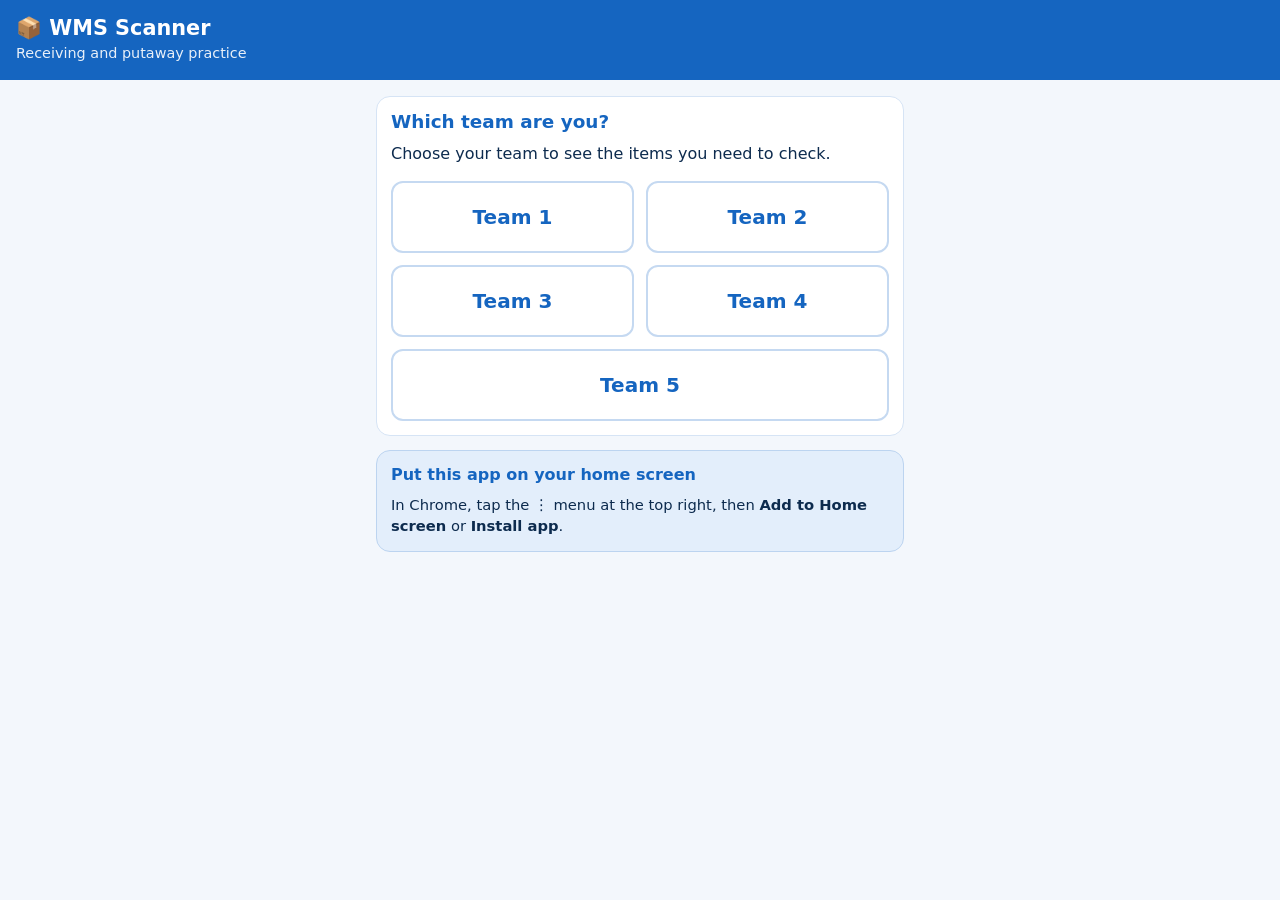
<file: wms-scanner.html>
<!DOCTYPE html>
<html lang="en">
<head>
<meta charset="UTF-8">
<meta name="viewport" content="width=device-width, initial-scale=1, viewport-fit=cover">
<meta name="theme-color" content="#1565c0">
<meta name="mobile-web-app-capable" content="yes">
<title>WMS Scanner</title>
<link rel="manifest" id="appManifest">
<link rel="icon" id="appIcon">
<style>
  * { box-sizing: border-box; -webkit-tap-highlight-color: transparent; }
  body {
    margin: 0;
    font-family: system-ui, -apple-system, "Segoe UI", Roboto, sans-serif;
    background: #f3f7fc;
    color: #0d2b4e;
  }
  header {
    background: #1565c0;
    color: #fff;
    padding: 16px;
    position: sticky;
    top: 0;
    z-index: 5;
  }
  header h1 { margin: 0; font-size: 1.3rem; }
  header p { margin: 3px 0 0; font-size: 0.9rem; opacity: 0.9; }
  main { max-width: 560px; margin: 0 auto; padding: 16px 16px 40px; }
  .screen { display: none; }
  .screen.show { display: block; }

  .card {
    background: #fff;
    border: 1px solid #d6e4f5;
    border-radius: 14px;
    padding: 14px;
    margin-bottom: 14px;
  }
  h2 { font-size: 1.15rem; margin: 0 0 10px; color: #1565c0; }
  p { line-height: 1.45; }

  button { font: inherit; cursor: pointer; border: none; border-radius: 12px; }
  .primary {
    width: 100%;
    background: #1565c0;
    color: #fff;
    font-size: 1.1rem;
    font-weight: 600;
    padding: 15px;
  }
  .primary:active { background: #0d47a1; }
  .primary:disabled { background: #9db8d9; }
  .secondary {
    width: 100%;
    background: #e3eefb;
    color: #1565c0;
    font-size: 1rem;
    font-weight: 600;
    padding: 13px;
  }
  .link {
    background: none;
    color: #1565c0;
    text-decoration: underline;
    padding: 8px 0;
    font-size: 0.95rem;
  }

  /* Team picker */
  .teams { display: grid; grid-template-columns: 1fr 1fr; gap: 12px; }
  .teams button {
    background: #fff;
    border: 2px solid #c5d9f1;
    color: #1565c0;
    font-size: 1.25rem;
    font-weight: 700;
    padding: 22px 0;
  }
  .teams button:active { background: #e3eefb; }
  .teams button:last-child { grid-column: span 2; }

  /* Order */
  .order-info { display: grid; grid-template-columns: auto 1fr; gap: 4px 12px; font-size: 0.95rem; }
  .order-info b { color: #4a6585; font-weight: 600; }
  .reminder {
    background: #fff8e1;
    border: 1px solid #ffe082;
    color: #6d4c00;
    border-radius: 12px;
    padding: 12px;
    margin-bottom: 14px;
    font-size: 0.95rem;
  }
  .line {
    background: #fff;
    border: 1px solid #d6e4f5;
    border-left: 6px solid #9db8d9;
    border-radius: 12px;
    padding: 12px;
    margin-bottom: 10px;
  }
  .line.received { border-left-color: #f59e0b; }
  .line.done { border-left-color: #2e7d32; }
  .line .top { display: flex; justify-content: space-between; gap: 8px; }
  .line .name { font-weight: 600; font-size: 1.02rem; }
  .line .code { font-size: 0.85rem; color: #4a6585; margin-top: 2px; font-family: ui-monospace, monospace; }
  .line .qty { text-align: right; white-space: nowrap; font-size: 0.85rem; color: #4a6585; }
  .line .qty strong { display: block; font-size: 1.3rem; color: #0d2b4e; }
  .status {
    display: inline-block;
    margin-top: 8px;
    font-size: 0.82rem;
    font-weight: 600;
    padding: 4px 10px;
    border-radius: 20px;
    background: #eef3f9;
    color: #4a6585;
  }
  .line.received .status { background: #fff3e0; color: #b45309; }
  .line.done .status { background: #e8f5e9; color: #2e7d32; }
  .line .secondary { margin-top: 10px; }

  /* Scanner */
  #scanner {
    position: fixed; inset: 0;
    background: #0b1f38;
    z-index: 20;
    display: none;
    flex-direction: column;
    color: #fff;
  }
  #scanner.show { display: flex; }
  #scanTitle { padding: 18px 16px 6px; font-size: 1.2rem; font-weight: 700; text-align: center; }
  #scanHint { padding: 0 16px 12px; text-align: center; opacity: 0.85; font-size: 0.95rem; }
  .videoBox { position: relative; flex: 1; overflow: hidden; background: #000; }
  #video { width: 100%; height: 100%; object-fit: cover; }
  .aim {
    position: absolute; left: 8%; right: 8%; top: 38%; height: 24%;
    border: 3px solid #fff; border-radius: 12px;
    box-shadow: 0 0 0 9999px rgba(0,0,0,0.35);
  }
  .aim::after {
    content: ""; position: absolute; left: 4%; right: 4%; top: 50%;
    height: 2px; background: #42a5f5;
  }
  #camMsg {
    position: absolute; left: 16px; right: 16px; top: 16px;
    background: rgba(255,255,255,0.95); color: #0d2b4e;
    border-radius: 10px; padding: 12px; font-size: 0.95rem; display: none;
  }
  .scanBottom { padding: 14px 16px 22px; background: #0b1f38; }
  .typeRow { display: none; gap: 8px; margin-bottom: 10px; }
  .typeRow.show { display: flex; }
  .typeRow input {
    flex: 1; font-size: 1.1rem; padding: 12px; border-radius: 10px; border: none;
  }
  .typeRow button { background: #42a5f5; color: #fff; font-weight: 600; padding: 0 18px; }
  .scanBottom .link { color: #bcd4f0; display: block; margin: 0 auto 8px; }
  .scanBottom .secondary { background: #fff; }

  /* Pop-ups */
  .overlay {
    position: fixed; inset: 0; z-index: 30;
    background: rgba(13,43,78,0.55);
    display: none; align-items: flex-end; justify-content: center;
  }
  .overlay.show { display: flex; }
  .sheet {
    background: #fff; width: 100%; max-width: 560px;
    border-radius: 18px 18px 0 0; padding: 20px 16px 26px;
  }
  .bigIcon { font-size: 2.6rem; text-align: center; line-height: 1; }
  .sheet h3 { text-align: center; margin: 10px 0 6px; font-size: 1.2rem; }
  .sheet .sub { text-align: center; color: #4a6585; margin: 0 0 14px; }
  .sheet.good h3 { color: #2e7d32; }
  .sheet.bad h3 { color: #c62828; }
  .shelfBig {
    text-align: center; font-size: 2.4rem; font-weight: 800; color: #1565c0;
    letter-spacing: 1px; margin: 6px 0 14px;
    font-family: ui-monospace, monospace;
  }
  .qtyRow { display: flex; align-items: center; justify-content: center; gap: 14px; margin: 8px 0 18px; }
  .qtyRow button {
    width: 56px; height: 56px; font-size: 1.8rem; font-weight: 700;
    background: #e3eefb; color: #1565c0;
  }
  .qtyRow input {
    width: 100px; text-align: center; font-size: 2rem; font-weight: 700;
    padding: 8px; border: 2px solid #c5d9f1; border-radius: 12px; color: #0d2b4e;
  }
  .gap { height: 10px; }

  /* Results */
  .score {
    text-align: center; padding: 22px 14px;
    background: #1565c0; color: #fff; border-radius: 16px; margin-bottom: 14px;
  }
  .score .num { font-size: 3.4rem; font-weight: 800; line-height: 1; }
  .score .of { opacity: 0.85; margin-top: 4px; }
  .score .msg { margin-top: 10px; font-size: 1.05rem; font-weight: 600; }
  .result-item {
    display: flex; gap: 10px; padding: 10px 0;
    border-bottom: 1px solid #e3eefb; font-size: 0.95rem; line-height: 1.4;
  }
  .result-item:last-child { border-bottom: none; }
  .result-item .pts { margin-left: auto; font-weight: 700; white-space: nowrap; }
  .ok .pts { color: #2e7d32; }
  .miss .pts { color: #c62828; }

  .install { background: #e3eefb; border-color: #bcd4f0; font-size: 0.92rem; }
  .install h2 { font-size: 1rem; }
  .install ol { padding-left: 20px; margin: 6px 0 0; }
  #installBtn { display: none; margin-top: 8px; }
  .hidden { display: none !important; }
</style>
</head>
<body>

<header>
  <h1>📦 WMS Scanner</h1>
  <p id="headerSub">Receiving and putaway practice</p>
</header>

<main>

  <!-- 1. Pick team -->
  <section class="screen" id="teamScreen">
    <div class="card">
      <h2>Which team are you?</h2>
      <p style="margin-top:0">Choose your team to see the items you need to check.</p>
      <div class="teams">
        <button data-team="1">Team 1</button>
        <button data-team="2">Team 2</button>
        <button data-team="3">Team 3</button>
        <button data-team="4">Team 4</button>
        <button data-team="5">Team 5</button>
      </div>
    </div>

    <div class="card install" id="installCard">
      <h2>Put this app on your home screen</h2>
      <p style="margin:0">In Chrome, tap the ⋮ menu at the top right, then <b>Add to Home screen</b> or <b>Install app</b>.</p>
      <button class="primary" id="installBtn">Install app</button>
    </div>
  </section>

  <!-- 2. Order -->
  <section class="screen" id="orderScreen">
    <div class="card">
      <div class="order-info">
        <b>Order (PO)</b><span>PO-2026-1120</span>
        <b>Supplier</b><span>Bright Parts Supply</span>
        <b>Delivery note</b><span>DO-55871</span>
        <b>Team</b><span id="teamLabel"></span>
      </div>
    </div>

    <div class="reminder">
      ⚠ <b>Before you start:</b> check the items against the delivery note (DO).
      Only receive items that match.
    </div>

    <button class="primary" id="receiveBtn">📷 Receive an item</button>
    <div class="gap"></div>

    <div id="lines"></div>

    <div class="gap"></div>
    <button class="secondary" id="doneBtn">✅ I'm done. Show my score</button>
    <div style="text-align:center">
      <button class="link" id="restartBtn1">Start over</button>
    </div>
  </section>

  <!-- 3. Results -->
  <section class="screen" id="resultScreen">
    <div class="score">
      <div class="num" id="scoreNum">0</div>
      <div class="of">out of 100</div>
      <div class="msg" id="scoreMsg"></div>
    </div>
    <div class="card">
      <h2>How you did</h2>
      <div id="resultList"></div>
    </div>
    <div class="card" id="mistakeCard">
      <h2>Wrong scans</h2>
      <div id="mistakeList"></div>
    </div>
    <button class="primary" id="restartBtn2">🔄 Try again</button>
  </section>

</main>

<!-- Camera scanner -->
<div id="scanner">
  <div id="scanTitle">Scan the product</div>
  <div id="scanHint">Point the camera at the barcode</div>
  <div class="videoBox">
    <video id="video" playsinline muted></video>
    <div class="aim"></div>
    <div id="camMsg"></div>
  </div>
  <div class="scanBottom">
    <div class="typeRow" id="typeRow">
      <input id="typeBox" type="text" autocomplete="off" autocapitalize="characters" placeholder="Type the code">
      <button id="typeGo">OK</button>
    </div>
    <button class="link" id="typeToggle">Barcode won't scan? Type the code instead</button>
    <button class="secondary" id="scanCancel">Cancel</button>
  </div>
</div>

<!-- Pop-up sheet -->
<div class="overlay" id="overlay">
  <div class="sheet" id="sheet"></div>
</div>

<script>
/* =====================================================================
   DATA (written into the app, no internet needed)
   ===================================================================== */

// Every product in the system (product list)
var PRODUCTS = {
  "0986424554": "Light Bulb, Frosted, 40W",
  "1457429291": "Light Bulb, Clear, 60W 700lm",
  "1987946053": "Hd Scr, Ch., Slotted",
  "0783259203": "IR Reflex Pic Controlled",
  "0451103300": "Light Bulb, Compact Size, Softwhite, 100W",
  "0242240847": "Sprg R-Knob, SUS301",
  "0451103259": "Light Bulb, Compact Size, Clear, 25W",
  "1987301001": "Screw, Captive",
  "0332019150": "IR Reflex Pic Controlled, (R)",
  "0451103318": "Nut, Self Clinching",
  "0986494056": "Nut",
  "1463161342": "IR Reflex Pic Controlled, (X)",
  "1987432156": "Support Post, Dual Locking, Miniature",
  "0451203012": "Plate, Zinc, Standoff",
  "1987301040": "Essentra Components, Part No: UMS-24-45",
  "0450904150": "Essentra Components, Part No. AL3",
  "6122338102": "Kwik Klip Type \"R\"",
  "7611914219": "BN 612 M 8 x 20",
  "5051500080": "Combidriv Pan Head Captive Screw",
  "1446731512": "M12 - 1.75x 1.5D",
  "4080600022": "Cable Clamp",
  "5845503840": "Snap Bushing",
  "8751785250": "Screws 25mm M4x12",
  "6000209918": "BN 58 M4x12",
  "4383422030": "BN4 M3x40",
  "7077100206": "SocCap Scr M2x6, w/Patch",
  "7823240050": "Hexagon Nuts",
  "2024729035": "Blind Threaded Studs",
  "6192381237": "Screws 40mm",
  "7166827070": "BN 13255 M5x10",
  "1019305138": "Flat Gasket 3mm",
  "0888888887": "Twist Lok. 556.51 Nylon, TL-600",
  "0888888888": "M2.5x8",
  "0783259204": "M10/11/20/2 Steel 100HV"
};

// The purchase order: 15 lines, 3 per team in order.
// shouldReceive:false = planned error (must NOT be received).
// shelf = where the system tells students to put it away.
var ORDER = [
  { line: 1,  team: 1, code: "0451103300", name: "100W Softwhite Compact Size Light Bulb", qty: 3, shelf: "A-11-2", shouldReceive: true },
  { line: 2,  team: 1, code: "0888888886", name: "12x80 Sleeve",                           qty: 4, shelf: "",       shouldReceive: false },
  { line: 3,  team: 1, code: "0451103259", name: "25W Clear Compact Size Light Bulb",      qty: 3, shelf: "A-5-2",  shouldReceive: true },
  { line: 4,  team: 2, code: "0888888888", name: "M2.5 x8",                                qty: 4, shelf: "A-8-2",  shouldReceive: true },
  { line: 5,  team: 2, code: "1987946053", name: "Slotted Ch. Hd Scr",                     qty: 3, shelf: "B-6-1",  shouldReceive: false },
  { line: 6,  team: 2, code: "0242240847", name: "Sprg R-Knob, SUS301",                    qty: 3, shelf: "A-7-2",  shouldReceive: true },
  { line: 7,  team: 3, code: "1987301040", name: "Essentra Components Part No: UMS-24-45", qty: 4, shelf: "B-4-1",  shouldReceive: true },
  { line: 8,  team: 3, code: "1987432156", name: "Miniature Dual Locking Support Post",    qty: 4, shelf: "B-8-1",  shouldReceive: false },
  { line: 9,  team: 3, code: "0451103318", name: "Self Clinching Nut",                     qty: 3, shelf: "B-5-2",  shouldReceive: true },
  { line: 10, team: 4, code: "1987301001", name: "Captive Screw",                          qty: 4, shelf: "C-3-1",  shouldReceive: true },
  { line: 11, team: 4, code: "0250203002", name: "M4 x14",                                 qty: 4, shelf: "",       shouldReceive: false },
  { line: 12, team: 4, code: "0986494056", name: "Self Locking Nut",                       qty: 4, shelf: "C-5-2",  shouldReceive: true },
  { line: 13, team: 5, code: "0451203012", name: "Standoff Zinc Plate",                    qty: 3, shelf: "D-10-3", shouldReceive: true },
  { line: 14, team: 5, code: "0888888889", name: "Stud",                                   qty: 3, shelf: "",       shouldReceive: false },
  { line: 15, team: 5, code: "0888888887", name: "Twist Lok. 551.65 Nylon TL-600",         qty: 3, shelf: "D-3-3",  shouldReceive: true }
];

// Every shelf in the warehouse: A to D, bays 1 to 15, levels 1 to 3
var SHELVES = {};
["A", "B", "C", "D"].forEach(function (aisle) {
  for (var bay = 1; bay <= 15; bay++) {
    for (var level = 1; level <= 3; level++) SHELVES[aisle + "-" + bay + "-" + level] = true;
  }
});

var PENALTY = 2;

/* =====================================================================
   SAVED PROGRESS (kept on this phone only)
   ===================================================================== */
var SAVE_KEY = "wmsScannerProgress_v1";
var state = null;

function freshState() { return { team: null, lines: {}, wrong: [], finished: false }; }
function load() {
  try { state = JSON.parse(localStorage.getItem(SAVE_KEY)); } catch (e) { state = null; }
  if (!state || typeof state !== "object") state = freshState();
}
function save() { try { localStorage.setItem(SAVE_KEY, JSON.stringify(state)); } catch (e) {} }
function lineState(n) {
  if (!state.lines[n]) state.lines[n] = { received: null, putAway: false };
  return state.lines[n];
}
function myLines() { return ORDER.filter(function (l) { return l.team === state.team; }); }

/* =====================================================================
   HELPERS
   ===================================================================== */
function $(id) { return document.getElementById(id); }
function esc(s) {
  return String(s).replace(/[&<>"']/g, function (c) {
    return { "&": "&amp;", "<": "&lt;", ">": "&gt;", '"': "&quot;", "'": "&#39;" }[c];
  });
}
function clean(code) { return String(code || "").trim().toUpperCase().replace(/\s+/g, ""); }
function sameCode(a, b) {
  a = clean(a); b = clean(b);
  if (a === b) return true;
  // Some barcodes drop the leading zeros of number codes
  if (/^\d+$/.test(a) && /^\d+$/.test(b)) return a.replace(/^0+/, "") === b.replace(/^0+/, "");
  return false;
}
function findProduct(code) {
  for (var k in PRODUCTS) if (sameCode(k, code)) return k;
  return null;
}
function isShelf(code) { return !!SHELVES[clean(code)]; }

var audioCtx = null;
function beep(good) {
  try {
    if (navigator.vibrate) navigator.vibrate(good ? 80 : [120, 80, 120]);
    audioCtx = audioCtx || new (window.AudioContext || window.webkitAudioContext)();
    var o = audioCtx.createOscillator(), g = audioCtx.createGain();
    o.frequency.value = good ? 1200 : 300;
    o.type = good ? "sine" : "square";
    g.gain.value = 0.12;
    o.connect(g); g.connect(audioCtx.destination);
    o.start(); o.stop(audioCtx.currentTime + (good ? 0.12 : 0.35));
  } catch (e) {}
}

function addWrong(text) {
  state.wrong.push(text);
  save();
}

/* =====================================================================
   SCREENS
   ===================================================================== */
function showScreen(id) {
  ["teamScreen", "orderScreen", "resultScreen"].forEach(function (s) {
    $(s).classList.toggle("show", s === id);
  });
  window.scrollTo(0, 0);
}

function render() {
  if (!state.team) {
    $("headerSub").textContent = "Receiving and putaway practice";
    showScreen("teamScreen");
    return;
  }
  $("headerSub").textContent = "Team " + state.team + " · PO-2026-1120";
  if (state.finished) { showResults(); return; }

  $("teamLabel").textContent = "Team " + state.team;
  var html = "";
  myLines().forEach(function (l) {
    var s = lineState(l.line);
    var cls = "line", status = "Not started", extra = "";
    if (s.received !== null && !s.putAway) {
      cls += " received";
      status = "Received " + s.received + " · waiting to put away";
      extra = '<button class="secondary" data-putaway="' + l.line + '">📷 Put away to shelf</button>';
    } else if (s.putAway) {
      cls += " done";
      status = "✓ Received " + s.received + " · put away on " + l.shelf;
    }
    html +=
      '<div class="' + cls + '">' +
        '<div class="top">' +
          '<div><div class="name">Line ' + l.line + ': ' + esc(l.name) + '</div>' +
          '<div class="code">' + l.code + '</div></div>' +
          '<div class="qty">Ordered<strong>' + l.qty + '</strong>ea</div>' +
        '</div>' +
        '<span class="status">' + status + '</span>' + extra +
      '</div>';
  });
  $("lines").innerHTML = html;
  showScreen("orderScreen");
}

/* =====================================================================
   POP-UP SHEET
   ===================================================================== */
function openSheet(html, kind) {
  var sheet = $("sheet");
  sheet.className = "sheet" + (kind ? " " + kind : "");
  sheet.innerHTML = html;
  $("overlay").classList.add("show");
}
function closeSheet() { $("overlay").classList.remove("show"); }

function message(kind, icon, title, sub, buttons) {
  var html = '<div class="bigIcon">' + icon + '</div><h3>' + title + '</h3>' +
             (sub ? '<p class="sub">' + sub + '</p>' : "");
  buttons.forEach(function (b, i) {
    html += (i ? '<div class="gap"></div>' : "") +
      '<button class="' + (b.style || "primary") + '" id="sheetBtn' + i + '">' + b.label + '</button>';
  });
  openSheet(html, kind);
  buttons.forEach(function (b, i) {
    $("sheetBtn" + i).onclick = function () { closeSheet(); if (b.action) b.action(); };
  });
}

/* =====================================================================
   CAMERA SCANNER
   ===================================================================== */
var scan = { stream: null, detector: null, timer: null, onCode: null, last: "", hits: 0, busy: false };

function openScanner(title, hint, onCode) {
  scan.onCode = onCode;
  scan.last = ""; scan.hits = 0; scan.busy = false;
  $("scanTitle").textContent = title;
  $("scanHint").textContent = hint;
  $("typeBox").value = "";
  $("typeRow").classList.remove("show");
  $("camMsg").style.display = "none";
  $("scanner").classList.add("show");
  startCamera();
}

function closeScanner() {
  $("scanner").classList.remove("show");
  stopCamera();
}

function camProblem(text) {
  $("camMsg").textContent = text;
  $("camMsg").style.display = "block";
  $("typeRow").classList.add("show");
}

function startCamera() {
  if (!("BarcodeDetector" in window)) {
    camProblem("This phone or browser can't scan barcodes. Please use Chrome on an Android phone, or type the code below.");
    return;
  }
  if (!navigator.mediaDevices || !navigator.mediaDevices.getUserMedia) {
    camProblem("The camera isn't available here. Open this app from its web link (https) in Chrome, or type the code below.");
    return;
  }
  var wanted = ["code_128", "code_39", "code_93", "codabar", "ean_13", "ean_8", "itf", "upc_a", "upc_e", "qr_code"];
  BarcodeDetector.getSupportedFormats().then(function (supported) {
    var formats = wanted.filter(function (f) { return supported.indexOf(f) !== -1; });
    scan.detector = new BarcodeDetector(formats.length ? { formats: formats } : undefined);
    return navigator.mediaDevices.getUserMedia({
      video: { facingMode: { ideal: "environment" }, width: { ideal: 1280 }, height: { ideal: 720 } },
      audio: false
    });
  }).then(function (stream) {
    if (!$("scanner").classList.contains("show")) { stream.getTracks().forEach(function (t) { t.stop(); }); return; }
    scan.stream = stream;
    var v = $("video");
    v.srcObject = stream;
    v.play();
    loop();
  }).catch(function () {
    camProblem("We couldn't open the camera. Allow camera access when Chrome asks, or type the code below.");
  });
}

function stopCamera() {
  clearTimeout(scan.timer);
  if (scan.stream) scan.stream.getTracks().forEach(function (t) { t.stop(); });
  scan.stream = null;
  $("video").srcObject = null;
}

function loop() {
  if (!scan.stream) return;
  var v = $("video");
  if (v.readyState >= 2 && !scan.busy) {
    scan.detector.detect(v).then(function (codes) {
      if (codes.length) {
        var text = clean(codes[0].rawValue);
        // Read the same code twice in a row to avoid misreads
        if (text === scan.last) scan.hits++; else { scan.last = text; scan.hits = 1; }
        if (scan.hits >= 2) { gotCode(text); return; }
      }
      scan.timer = setTimeout(loop, 120);
    }).catch(function () { scan.timer = setTimeout(loop, 250); });
  } else {
    scan.timer = setTimeout(loop, 150);
  }
}

function gotCode(text) {
  if (!text) return;
  scan.busy = true;
  var handler = scan.onCode;
  closeScanner();
  handler(text);
}

/* =====================================================================
   RECEIVING
   ===================================================================== */
function startReceive() {
  openScanner("Receive: scan the product", "Point the camera at the product barcode", handleProductScan);
}

function handleProductScan(code) {
  if (isShelf(code)) {
    beep(false);
    message("bad", "🏷️", "That's a shelf label", "To receive, scan the barcode on the <b>product</b>.",
      [{ label: "Scan again", action: startReceive }, { label: "Back", style: "secondary" }]);
    return;
  }

  var known = findProduct(code);
  var line = null;
  myLines().forEach(function (l) { if (sameCode(l.code, code)) line = l; });

  if (!known) {
    beep(false);
    addWrong("Scanned " + code + ", which is not in the system.");
    message("bad", "❌", "Product not found", "<b>" + esc(code) + "</b> is not in the system. It can't be received.<br>(−" + PENALTY + " points)",
      [{ label: "Back to order", style: "secondary" }]);
    return;
  }

  if (!line) {
    beep(false);
    addWrong("Scanned " + code + " (" + PRODUCTS[known] + "), which is not on your team's list.");
    message("bad", "❌", "Not on your list", "<b>" + esc(PRODUCTS[known]) + "</b> is not one of your team's items.<br>(−" + PENALTY + " points)",
      [{ label: "Back to order", style: "secondary" }]);
    return;
  }

  var s = lineState(line.line);
  if (s.received !== null) {
    beep(false);
    message("bad", "ℹ️", "Already received", "Line " + line.line + " was already received (" + s.received + " ea).",
      [{ label: "OK", style: "secondary" }]);
    return;
  }

  beep(true);
  askQuantity(line);
}

function askQuantity(line) {
  openSheet(
    '<div class="bigIcon">✅</div>' +
    '<h3 style="color:#2e7d32">Line ' + line.line + ' found</h3>' +
    '<p class="sub"><b>' + esc(line.name) + '</b><br>' + line.code + '</p>' +
    '<p style="text-align:center;margin:0;font-weight:600">How many did you count?</p>' +
    '<div class="qtyRow">' +
      '<button id="qMinus">−</button>' +
      '<input id="qBox" type="number" inputmode="numeric" min="1" value="1">' +
      '<button id="qPlus">+</button>' +
    '</div>' +
    '<button class="primary" id="qOk">Confirm received</button>' +
    '<div class="gap"></div>' +
    '<button class="secondary" id="qCancel">Cancel</button>', "good");

  $("qMinus").onclick = function () { $("qBox").value = Math.max(1, (parseInt($("qBox").value, 10) || 1) - 1); };
  $("qPlus").onclick = function () { $("qBox").value = (parseInt($("qBox").value, 10) || 0) + 1; };
  $("qCancel").onclick = closeSheet;
  $("qOk").onclick = function () {
    var n = parseInt($("qBox").value, 10);
    if (!n || n < 1) { $("qBox").focus(); return; }
    lineState(line.line).received = n;
    save();
    closeSheet();
    render();
    showPutawayTask(line);
  };
}

/* =====================================================================
   PUTAWAY
   ===================================================================== */
function showPutawayTask(line) {
  openSheet(
    '<div class="bigIcon">🚚</div>' +
    '<h3>Put away</h3>' +
    '<p class="sub">Take <b>' + esc(line.name) + '</b> (' + lineState(line.line).received + ' ea) to shelf:</p>' +
    '<div class="shelfBig">' + line.shelf + '</div>' +
    '<button class="primary" id="paScan">📷 I\'m at the shelf. Scan it</button>' +
    '<div class="gap"></div>' +
    '<button class="secondary" id="paLater">Later</button>');
  $("paLater").onclick = closeSheet;
  $("paScan").onclick = function () {
    closeSheet();
    openScanner("Put away to " + line.shelf, "Scan the label on the shelf", function (code) { handleShelfScan(line, code); });
  };
}

function handleShelfScan(line, code) {
  if (!isShelf(code)) {
    beep(false);
    message("bad", "📦", "That's not a shelf label", "Scan the label on the <b>shelf</b>, not the product.",
      [{ label: "Scan again", action: function () { showPutawayTask(line); } }, { label: "Back", style: "secondary" }]);
    return;
  }
  if (clean(code) !== line.shelf) {
    beep(false);
    addWrong("Line " + line.line + " (" + line.name + "): scanned shelf " + clean(code) + ", but the right shelf was " + line.shelf + ".");
    message("bad", "❌", "Wrong shelf", "You scanned <b>" + esc(clean(code)) + "</b>.<br>This item goes to <b>" + line.shelf + "</b>.<br>(−" + PENALTY + " points)",
      [{ label: "Try again", action: function () { showPutawayTask(line); } }, { label: "Back", style: "secondary" }]);
    return;
  }
  beep(true);
  lineState(line.line).putAway = true;
  save();
  render();
  message("good", "✅", "Put away done", "<b>" + esc(line.name) + "</b> is now on shelf <b>" + line.shelf + "</b>.",
    [{ label: "OK" }]);
}

/* =====================================================================
   SCORE AND RESULTS
   ===================================================================== */
function scoreTeam() {
  var items = [], points = 0;
  myLines().forEach(function (l) {
    var s = lineState(l.line);
    if (l.shouldReceive) {
      if (s.received === null) {
        items.push({ ok: false, pts: 0, text: "Line " + l.line + " (" + l.name + "): not received." });
        items.push({ ok: false, pts: 0, text: "Line " + l.line + ": not put away." });
      } else {
        if (s.received === l.qty) {
          points += 20;
          items.push({ ok: true, pts: 20, text: "Line " + l.line + " (" + l.name + "): received the right quantity (" + l.qty + ")." });
        } else {
          items.push({ ok: false, pts: 0, text: "Line " + l.line + " (" + l.name + "): received " + s.received + ", but " + l.qty + " were ordered." });
        }
        if (s.putAway) {
          points += 20;
          items.push({ ok: true, pts: 20, text: "Line " + l.line + ": put away on the right shelf (" + l.shelf + ")." });
        } else {
          items.push({ ok: false, pts: 0, text: "Line " + l.line + ": received but not put away. It should go to " + l.shelf + "." });
        }
      }
    } else {
      if (s.received === null) {
        points += 20;
        items.push({ ok: true, pts: 20, text: "Line " + l.line + " (" + l.name + "): correctly NOT received. It doesn't match the delivery note." });
      } else {
        items.push({ ok: false, pts: 0, text: "Line " + l.line + " (" + l.name + "): should NOT have been received. Always check items against the delivery note (DO) first." });
      }
    }
  });
  var penalty = state.wrong.length * PENALTY;
  return { items: items, before: points, penalty: penalty, total: Math.max(0, points - penalty) };
}

function showResults() {
  var r = scoreTeam();
  $("scoreNum").textContent = r.total;
  $("scoreMsg").textContent =
    r.total === 100 ? "Perfect! Great work, Team " + state.team + "! 🎉" :
    r.total >= 80 ? "Well done, Team " + state.team + "!" :
    r.total >= 50 ? "Good try. Check your mistakes below." :
    "Let's look at what went wrong and try again.";

  $("resultList").innerHTML = r.items.map(function (i) {
    return '<div class="result-item ' + (i.ok ? "ok" : "miss") + '">' +
      '<span>' + (i.ok ? "✅" : "❌") + '</span><span>' + esc(i.text) + '</span>' +
      '<span class="pts">' + (i.ok ? "+" + i.pts : "0") + '</span></div>';
  }).join("");

  if (state.wrong.length) {
    $("mistakeCard").classList.remove("hidden");
    $("mistakeList").innerHTML = state.wrong.map(function (w) {
      return '<div class="result-item miss"><span>⚠️</span><span>' + esc(w) + '</span><span class="pts">−' + PENALTY + '</span></div>';
    }).join("");
  } else {
    $("mistakeCard").classList.add("hidden");
  }
  showScreen("resultScreen");
}

/* =====================================================================
   BUTTONS
   ===================================================================== */
document.querySelectorAll("[data-team]").forEach(function (b) {
  b.onclick = function () {
    var t = parseInt(b.getAttribute("data-team"), 10);
    message("", "👥", "You are Team " + t + "?", "This phone will stay as Team " + t + " until you start over.",
      [{ label: "Yes, start", action: function () { state = freshState(); state.team = t; save(); render(); } },
       { label: "Choose again", style: "secondary" }]);
  };
});

$("receiveBtn").onclick = startReceive;

$("lines").addEventListener("click", function (e) {
  var b = e.target.closest("[data-putaway]");
  if (!b) return;
  var n = parseInt(b.getAttribute("data-putaway"), 10);
  showPutawayTask(ORDER.filter(function (l) { return l.line === n; })[0]);
});

$("doneBtn").onclick = function () {
  message("", "🏁", "Finish now?", "You won't be able to scan any more after this.",
    [{ label: "Yes, show my score", action: function () { state.finished = true; save(); render(); } },
     { label: "Not yet", style: "secondary" }]);
};

function confirmRestart() {
  message("bad", "🔄", "Start over?", "All scans on this phone will be cleared.",
    [{ label: "Yes, start over", action: function () { state = freshState(); save(); render(); } },
     { label: "Cancel", style: "secondary" }]);
}
$("restartBtn1").onclick = confirmRestart;
$("restartBtn2").onclick = confirmRestart;

$("scanCancel").onclick = closeScanner;
$("typeToggle").onclick = function () {
  $("typeRow").classList.toggle("show");
  if ($("typeRow").classList.contains("show")) $("typeBox").focus();
};
function submitTyped() {
  var v = clean($("typeBox").value);
  if (!v) { $("typeBox").focus(); return; }
  gotCode(v);
}
$("typeGo").onclick = submitTyped;
$("typeBox").addEventListener("keydown", function (e) { if (e.key === "Enter") submitTyped(); });

$("overlay").addEventListener("click", function (e) { if (e.target === this) closeSheet(); });

/* =====================================================================
   INSTALL ON HOME SCREEN
   ===================================================================== */
(function setUpInstall() {
  function makeIcon(size) {
    var c = document.createElement("canvas");
    c.width = c.height = size;
    var g = c.getContext("2d"), s = size / 100;
    g.fillStyle = "#1565c0"; g.fillRect(0, 0, size, size);
    g.fillStyle = "#ffffff";
    var bars = [[20, 4], [27, 2], [32, 6], [41, 2], [46, 4], [53, 2], [58, 6], [67, 2], [72, 4], [79, 2]];
    bars.forEach(function (b) { g.fillRect(b[0] * s, 26 * s, b[1] * s, 40 * s); });
    g.fillRect(16 * s, 72 * s, 68 * s, 5 * s);
    return c.toDataURL("image/png");
  }
  var i192 = makeIcon(192), i512 = makeIcon(512);
  $("appIcon").href = i192;
  var here = location.href.split("#")[0].split("?")[0];
  var manifest = {
    name: "WMS Scanner", short_name: "WMS Scanner",
    start_url: here, id: here, scope: here.substring(0, here.lastIndexOf("/") + 1),
    display: "standalone", orientation: "portrait",
    background_color: "#f3f7fc", theme_color: "#1565c0",
    icons: [{ src: i192, sizes: "192x192", type: "image/png" }, { src: i512, sizes: "512x512", type: "image/png" }]
  };
  $("appManifest").href = "data:application/manifest+json;charset=utf-8," + encodeURIComponent(JSON.stringify(manifest));

  if (window.matchMedia("(display-mode: standalone)").matches) $("installCard").classList.add("hidden");
  var waiting = null;
  window.addEventListener("beforeinstallprompt", function (e) {
    e.preventDefault(); waiting = e; $("installBtn").style.display = "block";
  });
  $("installBtn").onclick = function () { if (waiting) { waiting.prompt(); waiting = null; this.style.display = "none"; } };
  window.addEventListener("appinstalled", function () { $("installCard").classList.add("hidden"); });
})();

/* ===================================================================== */
load();
render();
</script>
</body>
</html>
</file>
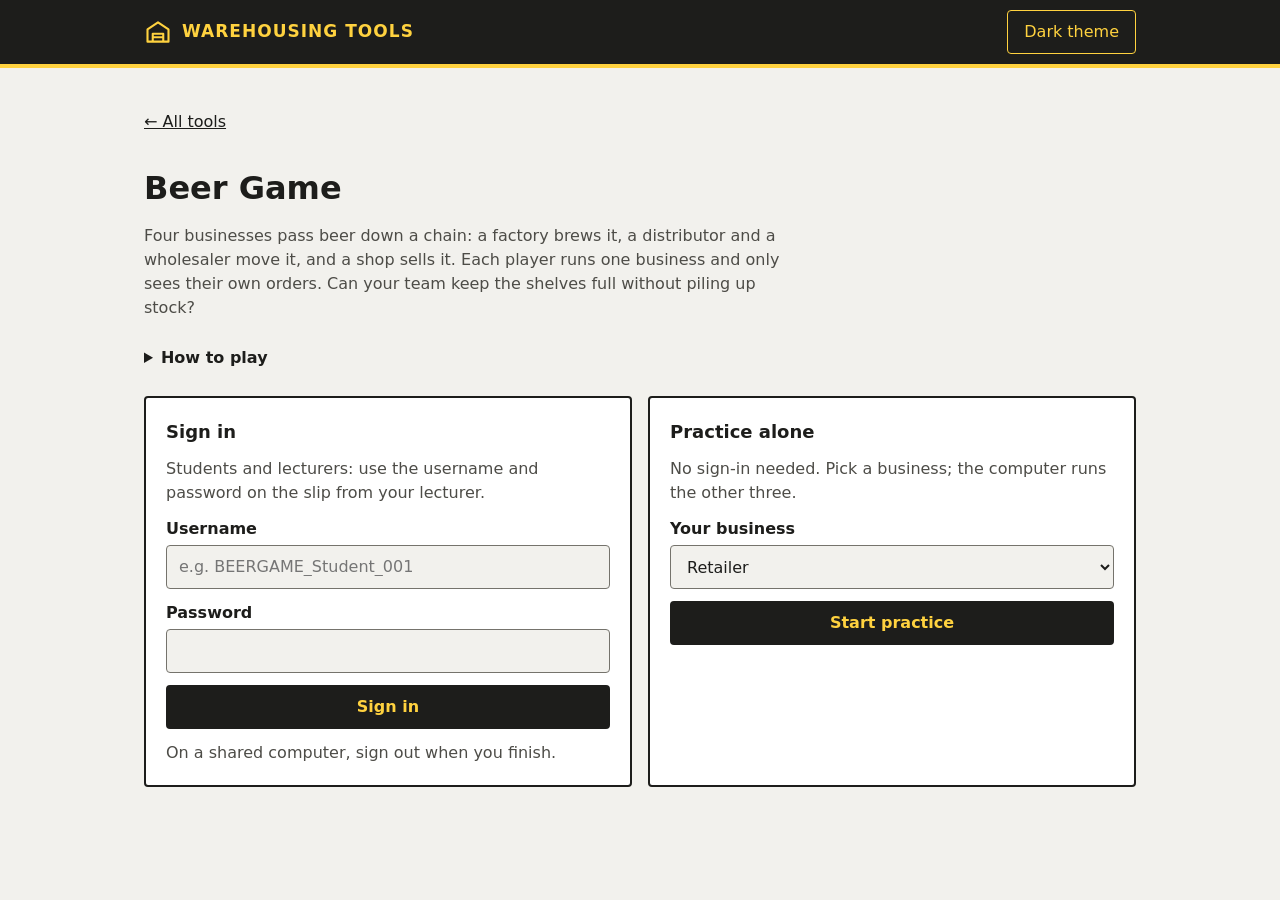
<file: tools/beer-game.html>
<!doctype html>
<html lang="en" data-theme="light">
<head>
  <meta charset="utf-8">
  <meta name="viewport" content="width=device-width, initial-scale=1">
  <title>Beer Game — Warehousing Tools</title>
  <link rel="stylesheet" href="../css/style.css">
  <link rel="stylesheet" href="../css/beer-game.css">
  <script src="../js/theme.js"></script>
</head>
<body>
  <header class="site-header">
    <div class="container">
      <a class="site-name" href="../index.html"><svg viewBox="0 0 32 32" fill="none" stroke="currentColor" stroke-width="2.4" stroke-linejoin="round" aria-hidden="true"><path d="M4 13 16 5l12 8v14H4z"/><path d="M10 27v-9h12v9M10 22h12"/></svg>Warehousing Tools</a>
      <button type="button" class="theme-toggle">Dark theme</button>
    </div>
  </header>

  <main class="container">
    <a class="back-link" href="../index.html">← All tools</a>

    <div id="whoBar" class="bg-who" hidden>
      <span>Signed in as <strong id="whoName"></strong></span>
      <button type="button" id="signOutBtn" class="btn">Sign out</button>
    </div>

    <p id="status" class="bg-status" role="status" aria-live="polite" hidden></p>

    <!-- Start screen -->
    <section id="intro" class="bg-stack">
      <h1>Beer Game</h1>
      <p class="intro">
        Four businesses pass beer down a chain: a factory brews it, a distributor and a
        wholesaler move it, and a shop sells it. Each player runs one business and only sees
        their own orders. Can your team keep the shelves full without piling up stock?
      </p>

      <details class="bg-how">
        <summary>How to play</summary>
        <ul>
          <li>Each week you see the beer that arrived, the new order you received, and what you shipped.</li>
          <li>Then you decide how many cases to order from the business above you.</li>
          <li>Orders take 1 week to reach them, and beer takes 2 weeks to reach you.</li>
          <li id="costRule">Every case on your shelves costs $1.00 a week. Every case you still owe costs $2.00 a week.</li>
          <li>The game lasts 20 weeks. The team with the lowest total cost wins.</li>
        </ul>
      </details>

      <div class="bg-choices">
        <form id="signInForm" class="bg-card">
          <h2>Sign in</h2>
          <p class="bg-hint">Students and lecturers: use the username and password on the slip from your lecturer.</p>
          <label class="bg-field">Username
            <input type="text" id="loginName" maxlength="40" required autocomplete="username" autocapitalize="off" spellcheck="false" placeholder="e.g. BEERGAME_Student_001">
          </label>
          <label class="bg-field">Password
            <input type="password" id="loginPass" maxlength="40" required autocomplete="current-password">
          </label>
          <button type="submit" id="signInBtn" class="btn btn-primary">Sign in</button>
          <p class="bg-hint">On a shared computer, sign out when you finish.</p>
        </form>

        <div id="signedIn" class="bg-card" hidden>
          <h2>Welcome back</h2>
          <p>You're signed in as <strong id="signedInName"></strong>.</p>
          <div class="bg-row">
            <button type="button" id="continueBtn" class="btn btn-primary">Continue</button>
            <button type="button" id="introSignOut" class="btn">Sign out</button>
          </div>
        </div>

        <div class="bg-card">
          <h2>Practice alone</h2>
          <p class="bg-hint">No sign-in needed. Pick a business; the computer runs the other three.</p>
          <label class="bg-field">Your business
            <select id="practiceRole"></select>
          </label>
          <button type="button" id="practiceBtn" class="btn btn-primary">Start practice</button>
        </div>
      </div>

      <p id="offlineNote" class="bg-note" hidden>
        Signing in isn't switched on yet. Practice mode works now.
      </p>
    </section>

    <!-- Waiting room -->
    <section id="lobby" class="bg-stack" hidden>
      <h1 id="lobbyTitle"></h1>
      </div>
      <p id="lobbyNote"></p>
      <ul id="roleList" class="bg-roles"></ul>
      <div class="bg-row">
        <button type="button" id="startBtn" class="btn btn-primary" hidden>Start now</button>
      </div>
    </section>

    <!-- A week of play -->
    <section id="play" class="bg-stack" hidden>
      <div class="bg-top">
        <h1 id="playTitle"></h1>
        <p id="weekLabel" class="bg-week"></p>
      </div>
      <figure class="bg-chain-box">
        <ol id="chain" class="bg-chain"></ol>
        <figcaption class="bg-chain-flow">
          <span>Beer flows this way →</span>
          <span>← Orders flow this way</span>
        </figcaption>
      </figure>
      <p id="spectator" class="bg-note" hidden>You're watching this game. It started before you chose a business.</p>
      <div id="cpuNote" class="bg-card" hidden>
        <p>The computer is running your business for now.</p>
        <div><button type="button" id="takeBack" class="btn">Take back control</button></div>
      </div>

      <dl id="numbers" class="bg-numbers"></dl>
      <p id="picKey" class="bg-hint bg-pic-key" hidden>
        Pictures show a range: 1 crate = 1–10 cases, 2 = 11–20, 3 = 21–40, 4 = 41–80, 5 = more than 80.
        Dashed crates are cases you still owe. Coins: 1 = up to $50, 2 = up to $150, 3 = up to $400, 4 = up to $1,000, 5 = more.
      </p>

      <form id="orderForm" class="bg-card">
        <label for="orderInput" id="orderLabel" class="bg-strong"></label>
        <div class="bg-row">
          <input type="number" id="orderInput" class="bg-num" min="0" max="999" step="1" inputmode="numeric" required>
          <button type="submit" class="btn btn-primary">Send order</button>
        </div>
        <p class="bg-hint">Think ahead: beer you order now takes about 3 weeks to reach your shelves.</p>
      </form>

      <div id="waiting" class="bg-card" hidden>
        <p id="waitingText"></p>
        <div><button type="button" id="autoBtn" class="btn">Let the computer play for them</button></div>
      </div>

      <details id="myHistoryBox" class="bg-how" hidden>
        <summary>Your past weeks</summary>
        <div class="bg-scroll"><table id="myHistory" class="bg-table"></table></div>
      </details>

      <div><button type="button" id="leavePlay" class="btn">Leave game</button></div>
    </section>

    <!-- End of the game -->
    <section id="results" class="bg-stack" hidden>
      <article class="bg-scorecard" aria-labelledby="scoreTitle">
        <p id="scoreEyebrow" class="bg-eyebrow"></p>
        <h1 id="scoreTitle">Game over</h1>
        <p id="scoreTeam" class="bg-team"></p>
        <p class="bg-total"><span id="teamTotal"></span> team cost</p>
        <p id="scoreCompare"></p>
        <dl id="roleCosts" class="bg-score-grid bg-role-costs"></dl>
        <dl class="bg-score-grid bg-score-two">
          <div><dt id="rankLabel">Team rank</dt><dd id="teamRank"></dd></div>
          <div id="bestTeamBox"><dt>Lowest team cost</dt><dd id="bestTeam"></dd></div>
        </dl>
      </article>

      <div id="rankingBox" class="bg-stack">
        <div class="bg-top">
          <h2 id="rankingTitle">Ranking</h2>
          <button type="button" id="refreshRank" class="btn" hidden>Update</button>
        </div>
        <p id="rankingHint" class="bg-hint"></p>
        <div class="bg-scroll"><table id="rankTable" class="bg-table bg-board"></table></div>
        <h3>Best player in each business</h3>
        <div class="bg-scroll"><table id="bestTable" class="bg-table bg-board"></table></div>
      </div>

      <h2>Orders week by week</h2>
      <p class="bg-hint">How many cases each business ordered, compared with what shoppers actually wanted.</p>
      <div id="legend" class="bg-legend"></div>
      <div id="chart" class="bg-chart"></div>
      <details class="bg-how">
        <summary>Show as a table</summary>
        <div class="bg-scroll"><table id="orderTable" class="bg-table"></table></div>
      </details>

      <h2>What happened?</h2>
      <p id="peakNote"></p>
      <p>
        This is called the <strong>bullwhip effect</strong>. A small change at the shop (shoppers going
        from 4 to 8 cases a week) grows bigger at every step up the chain, like a whip cracking.
        It happens because each business only sees the orders from the one below, and beer takes
        weeks to arrive, so people over-order to be safe and then get stuck with too much.
      </p>
      <p>
        Real companies reduce it by sharing sales figures along the chain, shortening delivery times,
        and ordering steadily instead of reacting to every change.
      </p>
      <div><button type="button" id="againBtn" class="btn btn-primary">New game</button></div>
    </section>

    <!-- Lecturer's board -->
    <section id="teacher" class="bg-stack" hidden>
      <h1>Beer Game: all teams</h1>
      <div class="bg-card bg-join-info">
        <p>
          Students sign in with their own account and join their team: Students 001–004 are Team 1,
          005–008 Team 2, and so on. In their team, each student picks a business. A game starts by itself
          when all 4 seats are filled; if a student is away, start it with computer players.
          Removing a student frees their seat (the computer takes over if the game has started).
        </p>
      </div>
      <p id="teacherCounts" class="bg-strong"></p>
      <ul id="gameGrid" class="bg-games"></ul>

      <div id="teacherRanking" class="bg-stack" hidden>
        <h2>Class ranking</h2>
        <p class="bg-hint">Finished teams, lowest team cost first, with each business's cost.</p>
        <div class="bg-scroll"><table id="teacherRankTable" class="bg-table bg-board"></table></div>
        <h3>Best player in each business</h3>
        <div class="bg-scroll"><table id="teacherBestTable" class="bg-table bg-board"></table></div>
      </div>
      <div class="bg-row">
        <button type="button" id="downloadClass" class="btn">Download results (CSV)</button>
        <button type="button" id="resetAll" class="btn btn-danger">Reset all games</button>
      </div>
      <p class="bg-hint">
        The download opens in Google Sheets or Excel: one row per team with each player's name, stock, orders owed and cost.
        Reset all games clears every team, ready for the next class. Download the results first if you need them.
      </p>
    </section>
  </main>

  <script src="../js/firebase-login.js"></script>
  <script src="../js/beer-game.js"></script>
</body>
</html>
</file>
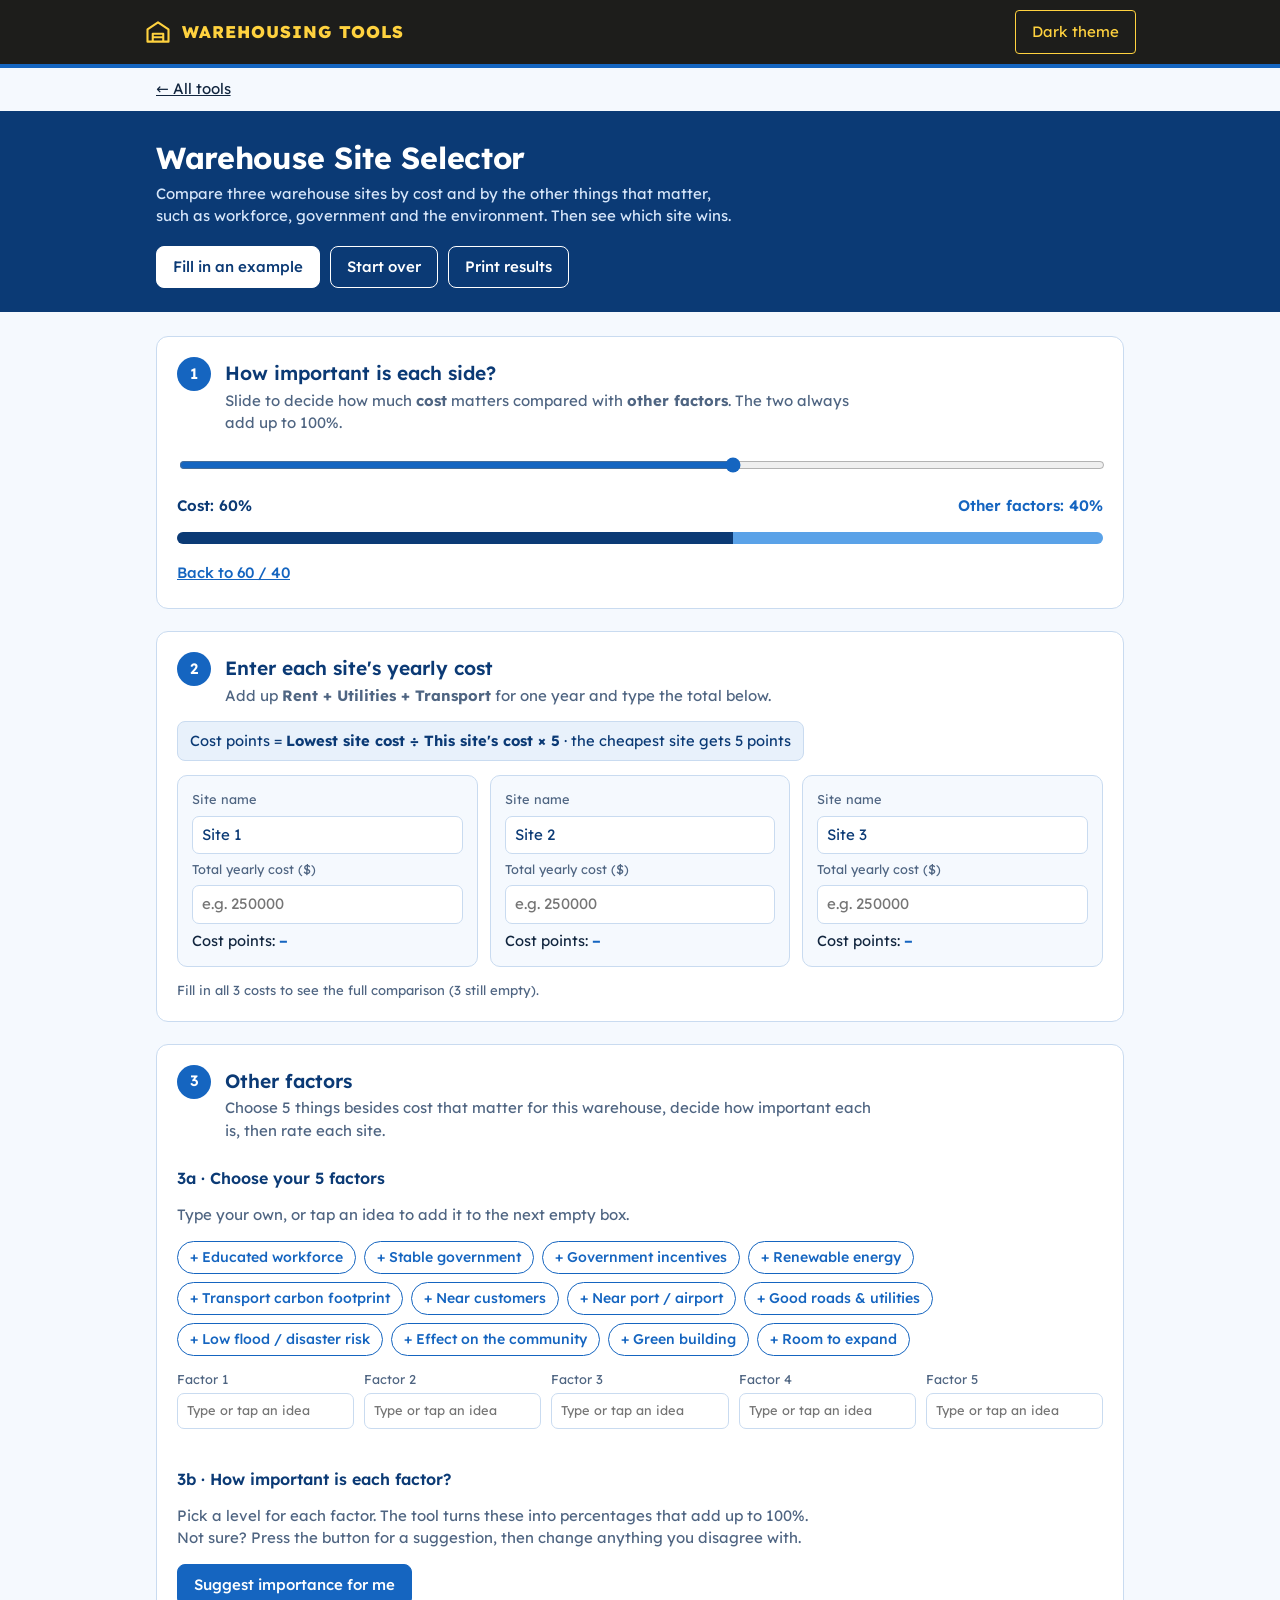
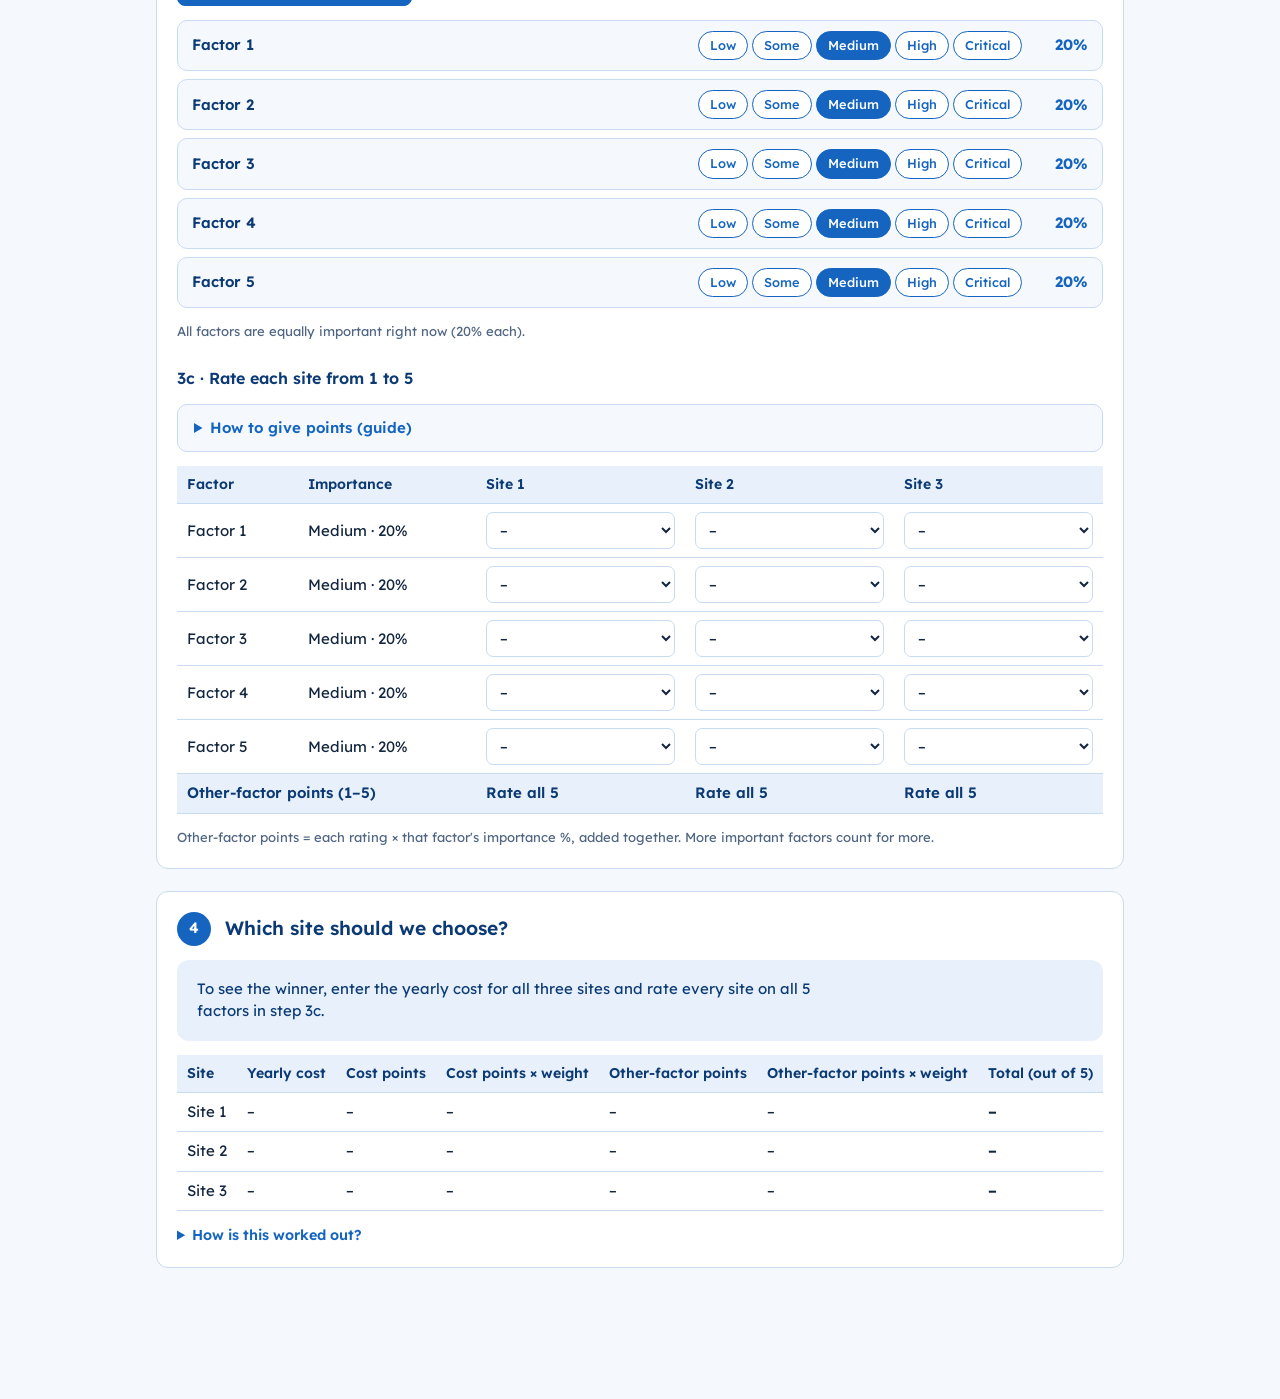
<file: tools/site-chooser-plus.html>
<!doctype html>
<html lang="en" data-theme="light">
<head>
  <meta charset="utf-8">
  <meta name="viewport" content="width=device-width, initial-scale=1">
  <title>Moved — Warehousing Tools</title>
  <!-- Site Chooser Plus was replaced by the Warehouse Site Selector. This page forwards old links and bookmarks. -->
  <meta http-equiv="refresh" content="0; url=warehouse-site-selector.html">
  <link rel="canonical" href="warehouse-site-selector.html">
  <link rel="stylesheet" href="../css/style.css">
  <script src="../js/theme.js"></script>
</head>
<body>
  <main class="container">
    <h1>This tool has moved</h1>
    <p class="intro">Site Chooser Plus has been replaced by the <a href="warehouse-site-selector.html">Warehouse Site Selector</a>. You should be taken there automatically.</p>
  </main>
</body>
</html>
</file>
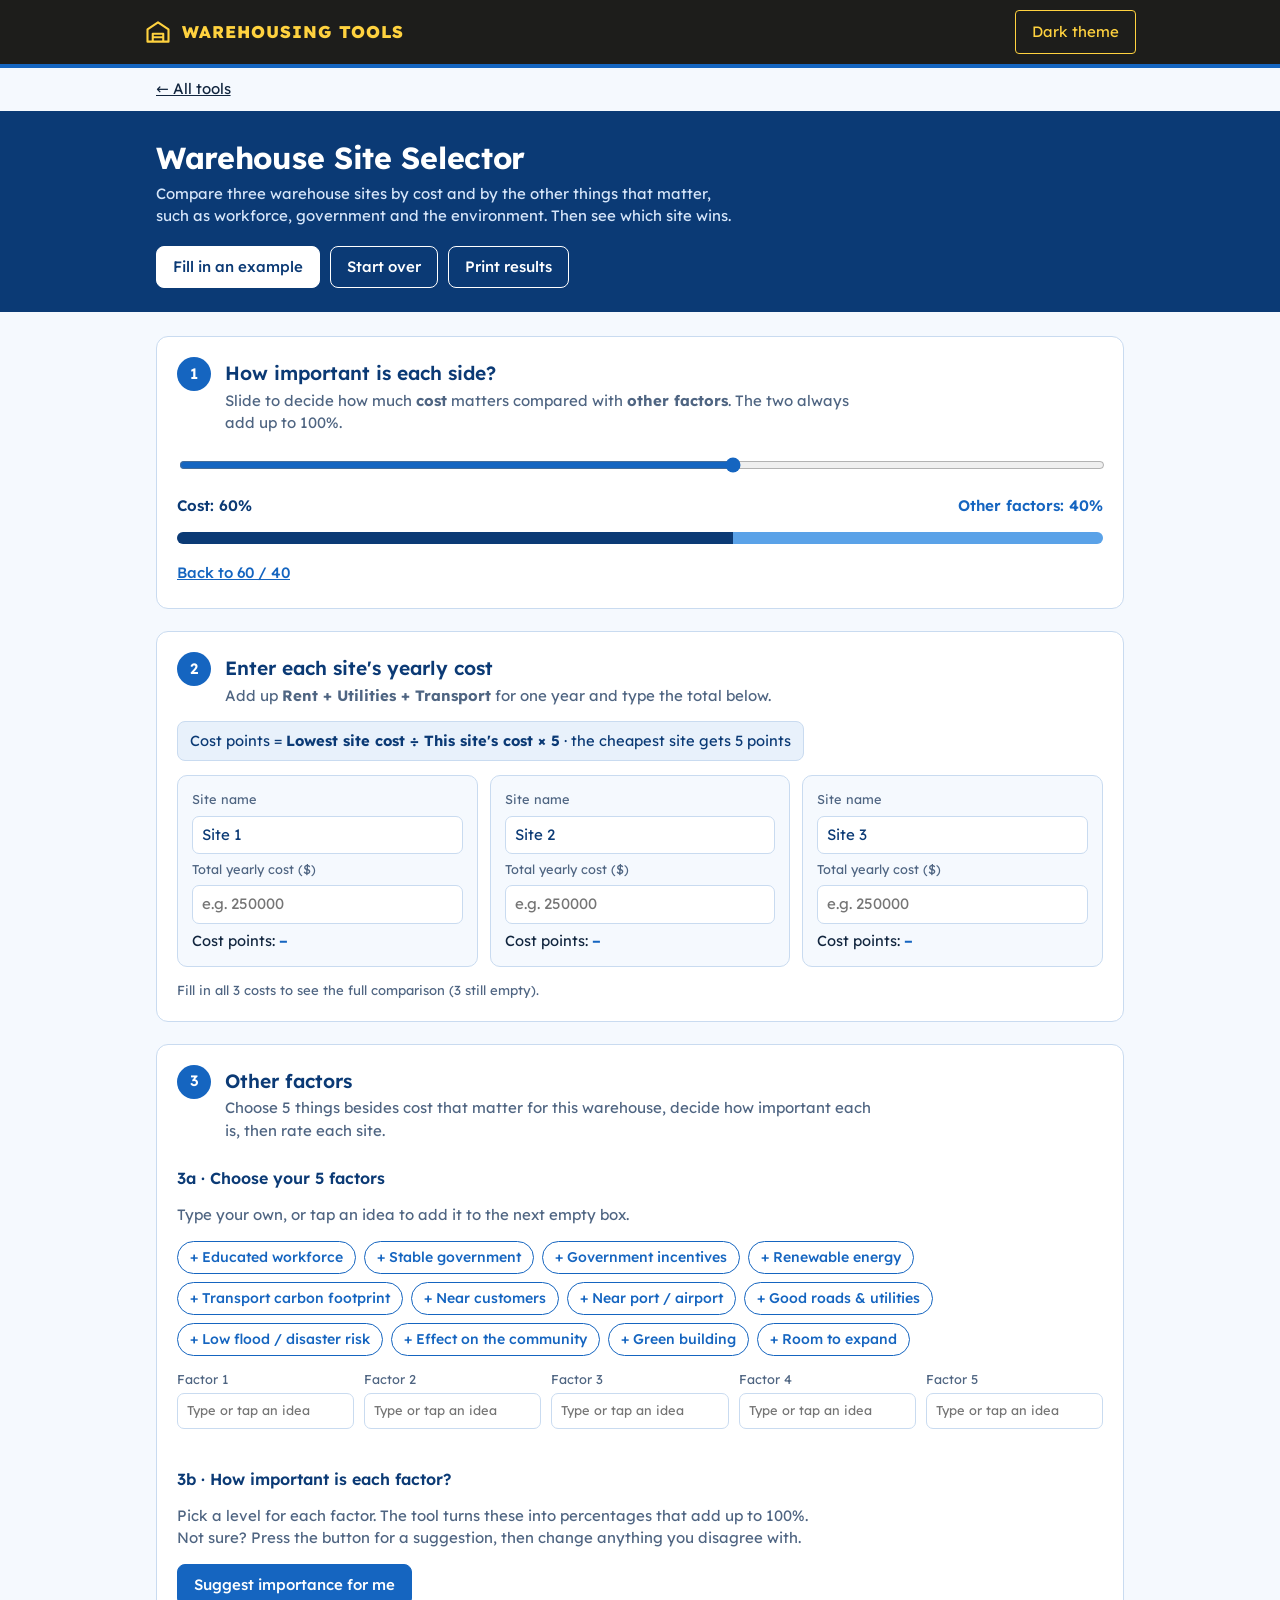
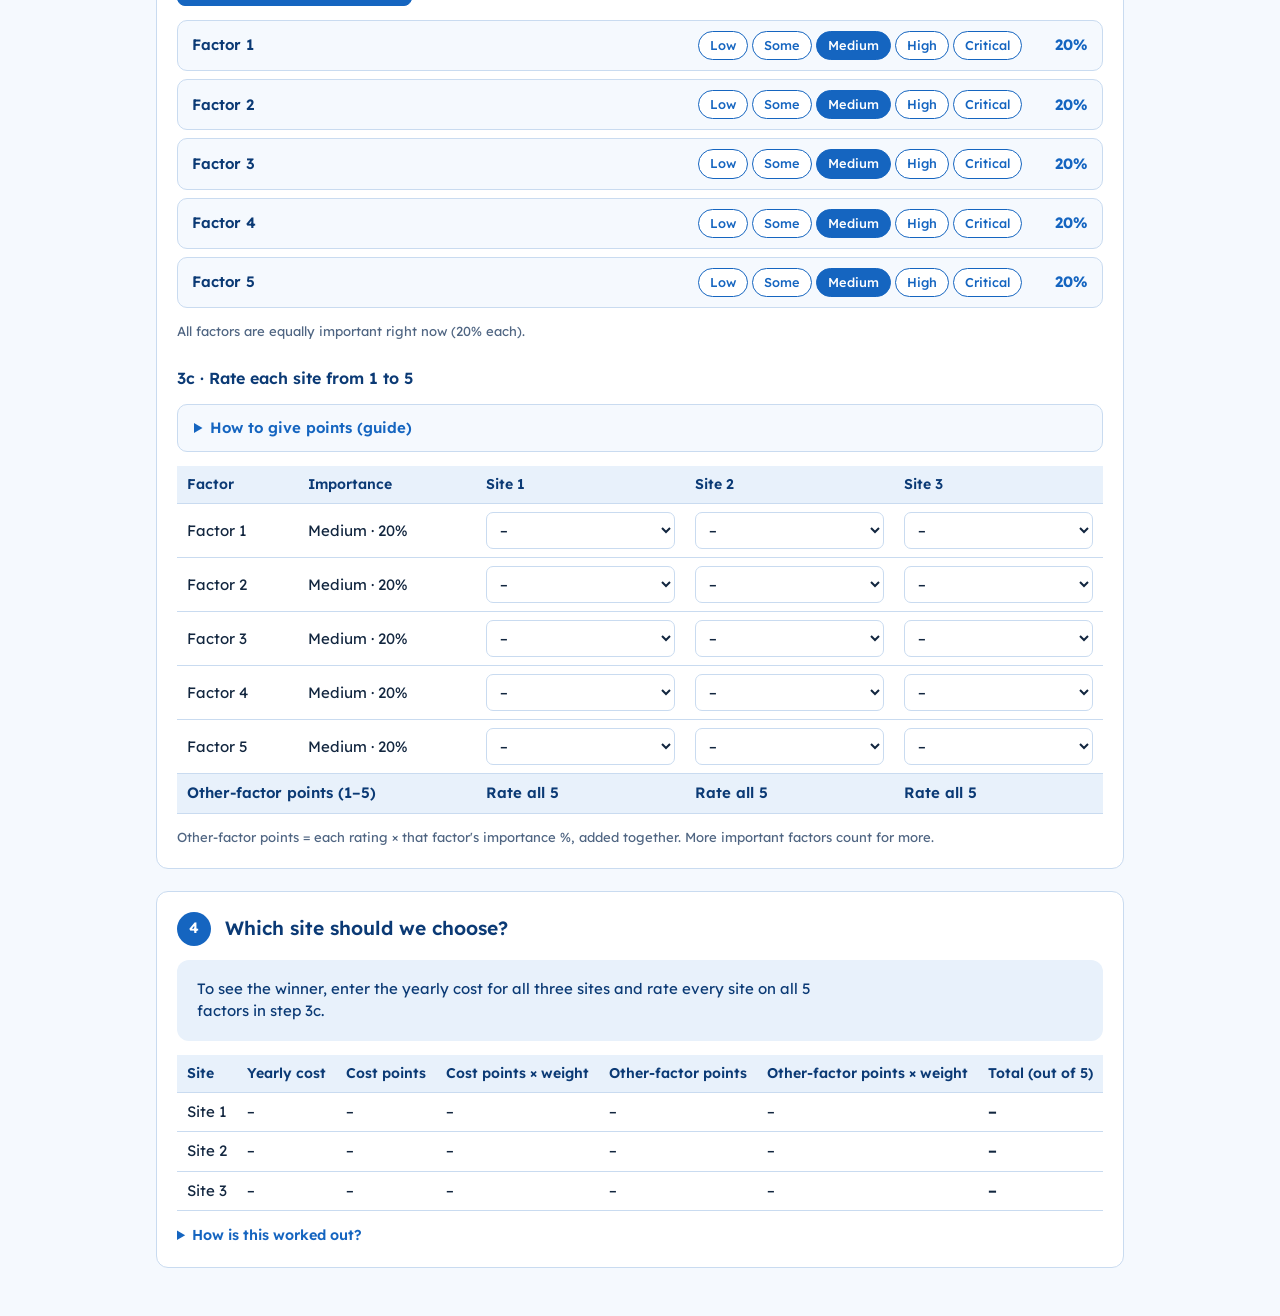
<file: tools/warehouse-site-selector.html>
<!doctype html>
<html lang="en" data-theme="light">
<head>
  <meta charset="utf-8">
  <meta name="viewport" content="width=device-width, initial-scale=1, viewport-fit=cover">
  <title>Warehouse Site Selector — Warehousing Tools</title>
  <link rel="stylesheet" href="https://fonts.googleapis.com/css2?family=Lexend:wght@400;500;600;700&display=swap">
  <link rel="stylesheet" href="../css/style.css">
  <link rel="stylesheet" href="../css/warehouse-site-selector.css">
  <script src="../js/theme.js"></script>
</head>
<body class="wss">
  <header class="site-header">
    <div class="container">
      <a class="site-name" href="../index.html"><svg viewBox="0 0 32 32" fill="none" stroke="currentColor" stroke-width="2.4" stroke-linejoin="round" aria-hidden="true"><path d="M4 13 16 5l12 8v14H4z"/><path d="M10 27v-9h12v9M10 22h12"/></svg>Warehousing Tools</a>
      <button type="button" class="theme-toggle">Dark theme</button>
    </div>
  </header>

  <nav class="wrap tool-nav" aria-label="Back">
    <a class="back-link" href="../index.html">← All tools</a>
  </nav>

  <div class="band">
    <div class="wrap">
      <h1>Warehouse Site Selector</h1>
      <p>Compare three warehouse sites by cost and by the other things that matter, such as workforce, government and the environment. Then see which site wins.</p>
      <div class="toolbar">
        <button type="button" class="solid" id="example">Fill in an example</button>
        <button type="button" id="clear">Start over</button>
        <button type="button" onclick="window.print()">Print results</button>
      </div>
    </div>
  </div>

  <main class="wrap">

    <!-- Step 1 -->
    <section class="step" aria-labelledby="h1">
      <div class="step-head"><div class="num">1</div><div>
        <h2 id="h1">How important is each side?</h2>
        <p>Slide to decide how much <b>cost</b> matters compared with <b>other factors</b>. The two always add up to 100%.</p>
      </div></div>
      <input type="range" id="weight" min="0" max="100" step="5" value="60" aria-label="Cost share, in percent">
      <div class="split-labels"><span class="cost">Cost: <span id="econPct">60</span>%</span><span class="other">Other factors: <span id="otherPct">40</span>%</span></div>
      <div class="split-bar" aria-hidden="true"><div id="econBar" style="width:60%"></div><div id="otherBar" style="width:40%"></div></div>
      <div><button type="button" class="link-btn" id="resetWeight">Back to 60 / 40</button></div>
    </section>

    <!-- Step 2 -->
    <section class="step" aria-labelledby="h2">
      <div class="step-head"><div class="num">2</div><div>
        <h2 id="h2">Enter each site's yearly cost</h2>
        <p>Add up <b>Rent + Utilities + Transport</b> for one year and type the total below.</p>
      </div></div>
      <div class="formula">Cost points = <b>Lowest site cost ÷ This site's cost × 5</b> · the cheapest site gets 5 points</div>
      <div class="site-grid" id="costInputs"></div>
      <p class="small" id="costNote"></p>
    </section>

    <!-- Step 3 -->
    <section class="step" aria-labelledby="h3">
      <div class="step-head"><div class="num">3</div><div>
        <h2 id="h3">Other factors</h2>
        <p>Choose 5 things besides cost that matter for this warehouse, decide how important each is, then rate each site.</p>
      </div></div>

      <h3>3a · Choose your 5 factors</h3>
      <p class="sub-note">Type your own, or tap an idea to add it to the next empty box.</p>
      <div class="chips" id="ideaChips"></div>
      <div class="factor-grid" id="factorInputs"></div>
      <p class="small" id="factorNote" aria-live="polite"></p>

      <h3>3b · How important is each factor?</h3>
      <p class="sub-note">Pick a level for each factor. The tool turns these into percentages that add up to 100%. Not sure? Press the button for a suggestion, then change anything you disagree with.</p>
      <div><button type="button" class="solid" id="suggestBtn">Suggest importance for me</button></div>
      <div class="imp-list" id="importanceRows"></div>
      <p class="small" id="importanceNote"></p>

      <h3>3c · Rate each site from 1 to 5</h3>
      <details class="guide">
        <summary>How to give points (guide)</summary>
        <div class="guide-body scroll">
          <table>
            <thead><tr><th>Points</th><th>Meaning</th><th>Ask yourself…</th></tr></thead>
            <tbody>
              <tr><td>5</td><td>Excellent</td><td>Fully meets it, with clear proof (e.g. certified, already in place, strong track record).</td></tr>
              <tr><td>4</td><td>Good</td><td>Mostly meets it, with only small gaps.</td></tr>
              <tr><td>3</td><td>Fair</td><td>Partly meets it, or it's planned but not done yet.</td></tr>
              <tr><td>2</td><td>Weak</td><td>Only a little; major gaps remain.</td></tr>
              <tr><td>1</td><td>Poor</td><td>Does not meet it at all, or is a real risk.</td></tr>
            </tbody>
          </table>
        </div>
      </details>
      <div class="scroll">
        <table class="rate-table">
          <thead>
            <tr><th>Factor</th><th>Importance</th><th class="site-col-0">Site 1</th><th class="site-col-1">Site 2</th><th class="site-col-2">Site 3</th></tr>
          </thead>
          <tbody id="ratingBody"></tbody>
          <tfoot>
            <tr class="total-row"><td colspan="2">Other-factor points (1–5)</td><td id="avg0">–</td><td id="avg1">–</td><td id="avg2">–</td></tr>
          </tfoot>
        </table>
      </div>
      <p class="small">Other-factor points = each rating × that factor's importance %, added together. More important factors count for more.</p>
    </section>

    <!-- Step 4 -->
    <section class="step" aria-labelledby="h4">
      <div class="step-head"><div class="num">4</div><div>
        <h2 id="h4">Which site should we choose?</h2>
      </div></div>
      <div class="winner waiting" id="winnerBox" aria-live="polite"></div>
      <div class="scroll">
        <table>
          <thead>
            <tr><th>Site</th><th>Yearly cost</th><th>Cost points</th><th>Cost points × weight</th><th>Other-factor points</th><th>Other-factor points × weight</th><th>Total (out of 5)</th></tr>
          </thead>
          <tbody id="resultsBody"></tbody>
        </table>
      </div>
      <details class="how">
        <summary>How is this worked out?</summary>
        <ul>
          <li><b>Cost points</b> = lowest site cost ÷ this site's cost × 5. The cheapest site gets 5; dearer sites get less.</li>
          <li><b>Importance %</b> = a factor's importance level ÷ all importance levels added together.</li>
          <li><b>Other-factor points</b> = (rating × importance %) for each factor, added together.</li>
          <li><b>Total</b> = cost points × cost % + other-factor points × other-factors %. The highest total wins.</li>
        </ul>
      </details>
    </section>
  </main>

  <script src="../js/warehouse-site-selector.js"></script>
</body>
</html>
</file>
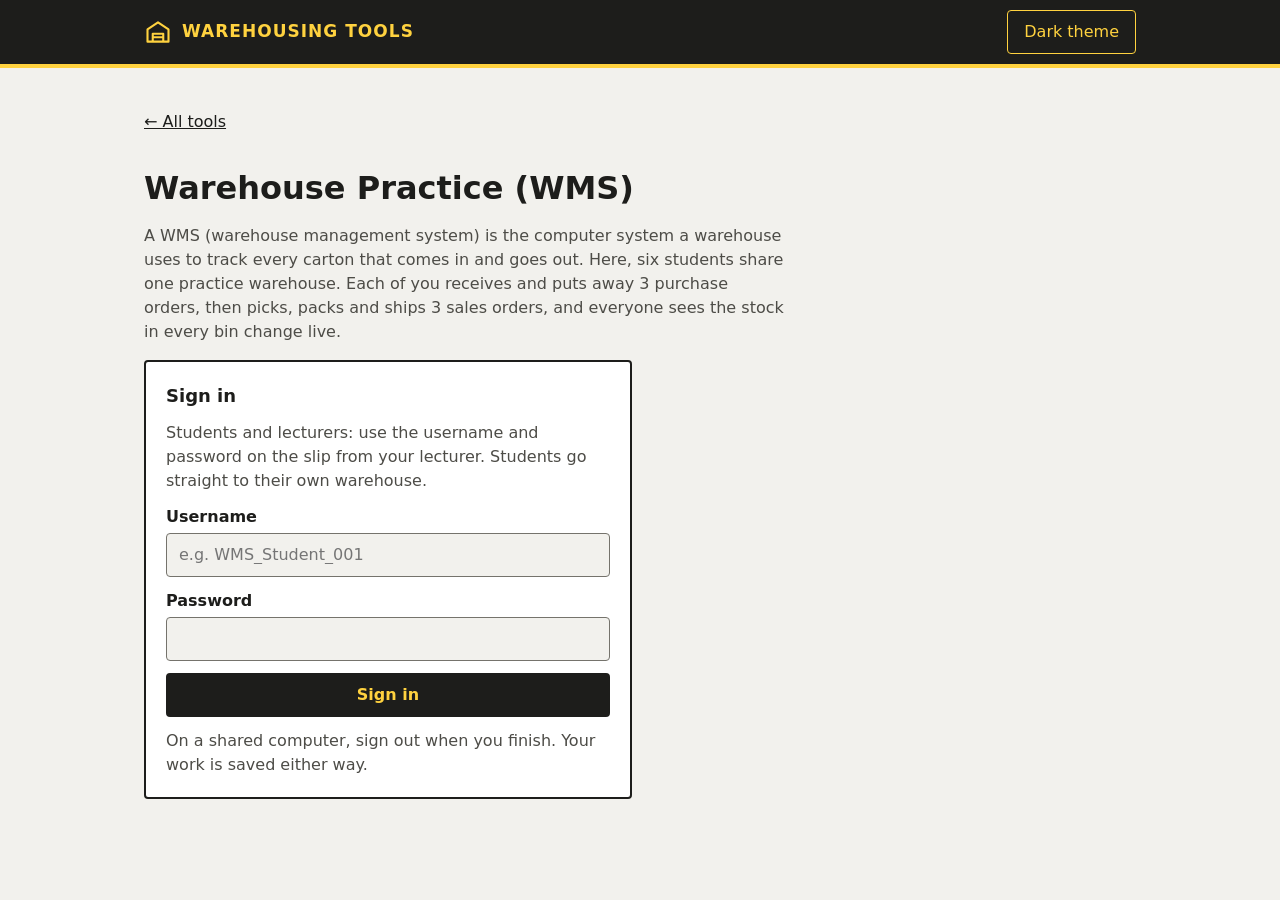
<file: tools/wms.html>
<!doctype html>
<html lang="en" data-theme="light">
<head>
  <meta charset="utf-8">
  <meta name="viewport" content="width=device-width, initial-scale=1">
  <title>Warehouse Practice (WMS) — Warehousing Tools</title>
  <link rel="stylesheet" href="../css/style.css">
  <link rel="stylesheet" href="../css/wms.css">
  <script src="../js/theme.js"></script>
</head>
<body>
  <header class="site-header">
    <div class="container">
      <a class="site-name" href="../index.html"><svg viewBox="0 0 32 32" fill="none" stroke="currentColor" stroke-width="2.4" stroke-linejoin="round" aria-hidden="true"><path d="M4 13 16 5l12 8v14H4z"/><path d="M10 27v-9h12v9M10 22h12"/></svg>Warehousing Tools</a>
      <button type="button" class="theme-toggle">Dark theme</button>
    </div>
  </header>

  <main class="container">
    <a class="back-link" href="../index.html">← All tools</a>

    <p id="status" class="wm-status" role="status" aria-live="polite" hidden></p>

    <!-- Start screen -->
    <section id="intro" class="wm-stack">
      <h1>Warehouse Practice (WMS)</h1>
      <p class="intro">
        A WMS (warehouse management system) is the computer system a warehouse uses to track every
        carton that comes in and goes out. Here, six students share one practice warehouse. Each of
        you receives and puts away 3 purchase orders, then picks, packs and ships 3 sales orders,
        and everyone sees the stock in every bin change live.
      </p>

      <div class="wm-choices">
        <form id="signInForm" class="wm-card">
          <h2>Sign in</h2>
          <p class="wm-hint">Students and lecturers: use the username and password on the slip from your lecturer.
            Students go straight to their own warehouse.</p>
          <label class="wm-field">Username
            <input type="text" id="loginName" maxlength="40" required autocomplete="username" autocapitalize="off" spellcheck="false" placeholder="e.g. WMS_Student_001">
          </label>
          <label class="wm-field">Password
            <input type="password" id="loginPass" maxlength="40" required autocomplete="current-password">
          </label>
          <button type="submit" id="signInBtn" class="btn btn-primary">Sign in</button>
          <p class="wm-hint">On a shared computer, sign out when you finish. Your work is saved either way.</p>
        </form>

        <div id="signedIn" class="wm-card" hidden>
          <h2>Welcome back</h2>
          <p>You're signed in as <strong id="signedInName"></strong>.</p>
          <div class="wm-row">
            <button type="button" id="continueBtn" class="btn btn-primary">Continue</button>
            <button type="button" id="introSignOut" class="btn">Sign out</button>
          </div>
        </div>
      </div>

      <p id="offlineNote" class="wm-hint" hidden>Signing in isn't switched on yet.</p>
    </section>

    <!-- Student's WMS -->
    <section id="student" hidden>
      <div class="wm-app">
        <nav class="wm-side" aria-label="WMS menu">
          <div class="wm-who"><b id="sWho"></b><span id="sWhere"></span></div>
          <ul id="wmNav" class="wm-nav"></ul>
          <button type="button" id="leaveStudent" class="wm-signout">Sign out</button>
        </nav>
        <div class="wm-page">
          <p id="crumb" class="wm-crumb"></p>
          <div id="view" class="wm-view"></div>
        </div>
      </div>
    </section>

    <!-- Lecturer's board -->
    <section id="teacher" class="wm-stack" hidden>
      <div class="wm-row wm-spread">
        <h1>WMS: all warehouses</h1>
        <button type="button" id="tSignOut" class="btn">Sign out</button>
      </div>
      <div class="wm-card">
        <p class="wm-hint">
          Each student account has a fixed place: Students 001–006 are Warehouse 1 (places 1–6), 007–012 Warehouse 2,
          and so on. Each place has its own 3 purchase orders and 3 sales orders, the same in every warehouse: 21 steps
          in all (receive and put away 6 lines, pick 6 lines, pack and ship 3 orders). Students see system messages,
          not scores; refused entries are counted here and in the CSV.
        </p>
      </div>
      <p id="tCounts" class="wm-strong"></p>
      <ul id="houseGrid" class="wm-houses"></ul>
      <div class="wm-row">
        <button type="button" id="tSummary" class="btn">Download student summary (CSV)</button>
        <button type="button" id="tLog" class="btn">Download all transactions (CSV)</button>
        <button type="button" id="tReset" class="btn btn-danger">Reset all warehouses</button>
      </div>
      <p class="wm-hint">The downloads open in Google Sheets or Excel, for grading. Reset clears every warehouse, ready for the
        next class: download the results first if you need them.</p>
    </section>
  </main>

  <script src="../js/firebase-login.js"></script>
  <script src="../js/wms.js"></script>
</body>
</html>
</file>
<file: css/style.css>
/* Shared styles for every page. Look: "Warehouse floor": charcoal and safety yellow, like warehouse signage. */

/* Colors live here as variables so the light and dark themes stay in one place. */
:root {
  --bg: #f2f1ed;          /* page: warm concrete grey */
  --surface: #ffffff;     /* cards and panels */
  --text: #1d1d1b;        /* 15.6:1 on --bg, 17.3:1 on --surface */
  --text-muted: #4d4c47;  /* 7.6:1 on --bg, 8.4:1 on --surface */
  --border: #75736c;      /* 4.2:1 on --bg: table lines and form fields */
  --edge: #1d1d1b;        /* thick card outlines */
  --shadow: #1d1d1b;      /* the solid offset shadow under cards */
  --accent: #ffd23f;      /* safety yellow */
  --on-accent: #1d1d1b;   /* 13.3:1 on --accent */
  --header-bg: #1d1d1b;
  --header-text: #ffd23f; /* 13.3:1 on --header-bg */
  --primary-bg: #1d1d1b;  /* main buttons: charcoal with yellow text */
  --primary-text: #ffd23f;
  --primary-hover: #3a3935;
  --focus: #1d1d1b;
  --danger: #b3261e;      /* 6.0:1 on --bg; for buttons that remove things for good */
  color-scheme: light;
}

:root[data-theme="dark"] {
  --bg: #161614;
  --surface: #22211e;
  --text: #f2f1ed;        /* 16.6:1 on --bg, 14.6:1 on --surface */
  --text-muted: #c4c2b9;  /* 10.6:1 on --bg, 9.3:1 on --surface */
  --border: #8a8880;      /* 5.2:1 on --bg */
  --edge: #8a8880;
  --shadow: #000000;
  --accent: #ffd23f;
  --on-accent: #1d1d1b;
  --header-bg: #0c0c0b;
  --header-text: #ffd23f;
  --primary-bg: #ffd23f;  /* main buttons: yellow with charcoal text */
  --primary-text: #1d1d1b;
  --primary-hover: #ffe27a;
  --focus: #ffd23f;
  --danger: #ff8a80;      /* 8.6:1 on --bg */
  color-scheme: dark;
}

*,
*::before,
*::after {
  box-sizing: border-box;
}

body {
  margin: 0;
  background: var(--bg);
  color: var(--text);
  font-family: system-ui, -apple-system, "Segoe UI", Roboto, sans-serif;
  font-size: 1rem;
  line-height: 1.5;
}

a {
  color: inherit;
}

:focus-visible {
  outline: 3px solid var(--focus);
  outline-offset: 2px;
}

/* Keeps content a readable width, with a 16px gap at the screen edges on phones. */
.container {
  width: 100%;
  max-width: 64rem;
  margin: 0 auto;
  padding-left: 16px;
  padding-right: 16px;
}

/* Header: charcoal bar with yellow name and a yellow stripe underneath, on every page. */
.site-header {
  background: var(--header-bg);
  color: var(--header-text);
  border-bottom: 4px solid var(--accent);
}

.site-header .container {
  display: flex;
  align-items: center;
  justify-content: space-between;
  gap: 16px;
  min-height: 64px;
}

.site-name {
  display: inline-flex;
  align-items: center;
  gap: 10px;
  min-height: 44px;
  font-weight: 800;
  font-size: 1.0625rem;
  letter-spacing: 0.06em;
  text-transform: uppercase;
  text-decoration: none;
}

.site-name svg {
  width: 28px;
  height: 28px;
  flex: none;
}

.theme-toggle {
  white-space: nowrap;
}

/* Phones: a slightly smaller name so the header stays on one line. */
@media (max-width: 420px) {
  .site-name {
    gap: 8px;
    font-size: 0.875rem;
    letter-spacing: 0.03em;
  }

  .site-name svg {
    width: 24px;
    height: 24px;
  }

  .site-header .theme-toggle {
    padding: 0 10px;
    font-size: 0.875rem;
  }
}

.site-name:hover {
  text-decoration: underline;
}

.theme-toggle {
  min-height: 44px;
  padding: 0 16px;
  border: 1px solid var(--header-text);
  border-radius: 4px;
  background: transparent;
  color: var(--header-text);
  font: inherit;
  cursor: pointer;
}

.theme-toggle:hover {
  background: var(--accent);
  color: var(--on-accent);
}

.site-header :focus-visible {
  outline-color: var(--accent);
}

/* Homepage banner: a full-width yellow band (charcoal in the dark theme). */
.hero {
  background: var(--accent);
  color: var(--on-accent);
  border-bottom: 6px solid var(--edge);
}

:root[data-theme="dark"] .hero {
  background: var(--surface);
  color: var(--text);
  border-bottom-color: var(--accent);
}

.hero .container {
  padding-top: 40px;
  padding-bottom: 36px;
}

.hero h1 {
  margin: 0 0 8px;
  font-size: 2rem;
  font-weight: 900;
  letter-spacing: 0.02em;
  text-transform: uppercase;
}

:root[data-theme="dark"] .hero h1 {
  color: var(--accent);
}

.hero p {
  margin: 0;
  max-width: 40rem;
  font-size: 1.0625rem;
}

@media (min-width: 600px) {
  .hero h1 {
    font-size: 2.5rem;
  }
}

/* Main content */
main {
  padding: 32px 0 48px;
}

h1 {
  margin: 0 0 8px;
  font-size: 1.75rem;
  line-height: 1.25;
}

.intro {
  margin: 0 0 32px;
  color: var(--text-muted);
  max-width: 40rem;
}

.back-link {
  display: inline-block;
  margin-bottom: 24px;
  padding: 10px 0;
}

/* Tool cards: 1 column on phones, 2 on tablets, 3 on desktops. */
.tool-grid {
  display: grid;
  grid-template-columns: 1fr;
  gap: 16px;
  margin: 0;
  padding: 0;
  list-style: none;
}

@media (min-width: 600px) {
  .tool-grid {
    grid-template-columns: repeat(2, 1fr);
  }

  h1 {
    font-size: 2rem;
  }
}

@media (min-width: 900px) {
  .tool-grid {
    grid-template-columns: repeat(3, 1fr);
  }
}

/* Tool cards: thick outline with a solid offset shadow, like a label stuck on a crate. */
.tool-card {
  display: grid;
  gap: 10px;
  align-content: start;
  height: 100%;
  padding: 20px;
  border: 2px solid var(--edge);
  border-radius: 4px;
  background: var(--surface);
  box-shadow: 4px 4px 0 var(--shadow);
  text-decoration: none;
}

.tool-card:hover {
  transform: translate(-2px, -2px);
  box-shadow: 6px 6px 0 var(--shadow);
}

.tool-card:hover .tool-card-title {
  text-decoration: underline;
}

@media (prefers-reduced-motion: no-preference) {
  .tool-card {
    transition: transform 0.12s ease, box-shadow 0.12s ease;
  }
}

.tool-icon {
  display: grid;
  place-items: center;
  width: 52px;
  height: 52px;
  border-radius: 4px;
  background: var(--header-bg);
  color: var(--header-text);
}

.tool-icon svg {
  width: 30px;
  height: 30px;
}

.tool-card-title {
  margin: 0;
  font-size: 1.125rem;
}

.tool-card-desc {
  margin: 0;
  color: var(--text-muted);
}

.tool-card-go {
  font-weight: 700;
}

.placeholder {
  padding: 24px;
  border: 1px dashed var(--border);
  border-radius: 8px;
  color: var(--text-muted);
}

/* Keep hidden screens and panels hidden, even when they use grid or flex layouts. */
[hidden] {
  display: none !important;
}

/* Buttons shared by the tools */
.btn {
  min-height: 44px;
  padding: 0 18px;
  border: 2px solid var(--edge);
  border-radius: 4px;
  background: var(--surface);
  color: var(--text);
  font: inherit;
  font-weight: 600;
  cursor: pointer;
}

.btn:hover {
  background: var(--bg);
}

.btn-primary {
  background: var(--primary-bg);
  border-color: var(--primary-bg);
  color: var(--primary-text);
}

.btn-primary:hover {
  background: var(--primary-hover);
  border-color: var(--primary-hover);
}

.btn.btn-danger {
  border-color: var(--danger);
  color: var(--danger);
}

.btn.btn-danger:hover {
  background: var(--danger);
  color: var(--bg);
}

.btn:disabled {
  opacity: 0.55;
  cursor: not-allowed;
}
</file>
<file: css/beer-game.css>
/* Beer Game: uses the shared colors and buttons from style.css; adds forms, cards and the chart. */

/* Chart line colors, one per business (checked for color-blind safety in both themes). */
:root {
  --s-retailer: #2a78d6;
  --s-wholesaler: #eb6834;
  --s-distributor: #1baf7a;
  --s-factory: #eda100;
}

:root[data-theme="dark"] {
  --s-retailer: #3987e5;
  --s-wholesaler: #d95926;
  --s-distributor: #199e70;
  --s-factory: #c98500;
}

.bg-stack {
  display: grid;
  gap: 16px;
}

.bg-stack h1,
.bg-stack h2,
.bg-stack p {
  margin: 0;
}

.bg-stack h2 {
  font-size: 1.25rem;
  margin-top: 8px;
}

.bg-stack .intro {
  margin-bottom: 0;
}

/* Fields (buttons are shared, in style.css) */
.bg-field {
  display: grid;
  gap: 4px;
  font-weight: 600;
}

.bg-stack input[type="text"],
.bg-stack input[type="password"],
.bg-stack input[type="number"],
.bg-stack select {
  width: 100%;
  min-height: 44px;
  padding: 0 12px;
  border: 1px solid var(--border);
  border-radius: 4px;
  background: var(--bg);
  color: var(--text);
  font: inherit;
  font-weight: 400;
}

.bg-stack input:disabled {
  opacity: 0.55;
}

.bg-row {
  display: flex;
  flex-wrap: wrap;
  align-items: center;
  gap: 12px;
}

.bg-row .bg-num {
  width: 140px;
  font-size: 1.25rem;
}

.bg-row .bg-link {
  flex: 1 1 240px;
  width: auto;
}

/* Cards and text */
.bg-choices {
  display: grid;
  grid-template-columns: 1fr;
  gap: 16px;
}

@media (min-width: 600px) {
  .bg-choices {
    grid-template-columns: repeat(2, 1fr);
  }
}

.bg-card {
  display: grid;
  gap: 12px;
  align-content: start;
  padding: 20px;
  border: 2px solid var(--edge);
  border-radius: 4px;
  background: var(--surface);
}

.bg-card h2,
.bg-card h3 {
  margin: 0;
  font-size: 1.125rem;
}

.bg-card p {
  margin: 0;
}

.bg-hint,
.bg-note {
  color: var(--text-muted);
}

.bg-strong {
  font-weight: 600;
}

.bg-status {
  padding: 12px 16px;
  border: 1px solid var(--border);
  border-left-width: 4px;
  border-radius: 4px;
  background: var(--surface);
  margin: 0 0 16px;
}

.bg-code {
  font-family: ui-monospace, "SF Mono", Menlo, Consolas, monospace;
  letter-spacing: 0.08em;
}

.bg-how summary {
  padding: 10px 0;
  font-weight: 600;
  cursor: pointer;
}

.bg-how ul {
  margin: 0;
  padding-left: 20px;
}

.bg-how li + li {
  margin-top: 6px;
}

/* Lobby */
.bg-roles {
  display: grid;
  grid-template-columns: 1fr;
  gap: 12px;
  margin: 0;
  padding: 0;
  list-style: none;
}

@media (min-width: 600px) {
  .bg-roles {
    grid-template-columns: repeat(2, 1fr);
  }
}

.bg-role {
  grid-template-columns: 1fr auto;
  align-items: center;
}

/* Play */
.bg-top {
  display: flex;
  flex-wrap: wrap;
  align-items: baseline;
  justify-content: space-between;
  gap: 4px 16px;
}

.bg-week {
  font-weight: 600;
  color: var(--text-muted);
}

.bg-numbers {
  display: grid;
  grid-template-columns: repeat(2, 1fr);
  gap: 12px;
  margin: 0;
}

@media (min-width: 600px) {
  .bg-numbers {
    grid-template-columns: repeat(3, 1fr);
  }
}

@media (min-width: 900px) {
  .bg-numbers {
    grid-template-columns: repeat(4, 1fr);
  }
}

.bg-numbers div {
  position: relative;
  padding: 12px 14px;
  border: 2px solid var(--edge);
  border-radius: 4px;
  background: var(--surface);
}

.bg-numbers dt {
  font-size: 0.875rem;
  font-weight: 600;
}

/* Pictures for the weekly numbers: crates, a truck, coins and a purchase order. */
.bg-pic-box {
  margin: 6px 0 2px;
}

.bg-pic {
  display: block;
  width: 100%;
  max-width: 120px;
  height: 77px;
  fill: none;
  stroke: currentColor;
  stroke-width: 2;
  stroke-linejoin: round;
}

.bg-pic .bg-fill {
  fill: var(--accent);
}

.bg-pic .bg-paper {
  fill: var(--surface);
}

.bg-pic .bg-wheel {
  fill: var(--surface);
}

.bg-pic .bg-floor {
  stroke: var(--text-muted);
  stroke-width: 2;
}

.bg-pic text {
  fill: currentColor;
  stroke: none;
  text-anchor: middle;
  font-family: inherit;
}

.bg-pic .bg-po-head {
  fill: var(--on-accent);
  font-size: 11px;
  font-weight: 800;
  letter-spacing: 0.08em;
}

.bg-pic .bg-po-qty {
  font-size: 22px;
  font-weight: 800;
}

.bg-pic .bg-po-unit {
  font-size: 9px;
}

.bg-pic-key {
  font-size: 0.8125rem;
}

/* Hidden on screen but still read out by screen readers. */
.bg-sr-only {
  position: absolute;
  width: 1px;
  height: 1px;
  overflow: hidden;
  clip: rect(0 0 0 0);
  white-space: nowrap;
}

/* Supply chain picture: factory → distributor → wholesaler → retailer → shoppers. */
.bg-chain-box {
  margin: 0;
  padding: 16px 12px 12px;
  border: 2px solid var(--edge);
  border-radius: 4px;
  background: var(--surface);
  box-shadow: 4px 4px 0 var(--shadow);
}

.bg-chain {
  display: grid;
  grid-template-columns: repeat(5, 1fr);
  margin: 0;
  padding: 0;
  list-style: none;
}

.bg-node {
  position: relative;
  display: grid;
  justify-items: center;
  gap: 6px;
  min-width: 0;
  text-align: center;
  font-size: 0.6875rem;
  letter-spacing: -0.01em;
}

/* The dashed track between businesses, drawn behind the icons. */
.bg-node:not(:last-child)::after {
  content: "";
  position: absolute;
  top: 22px;
  left: calc(50% + 26px);
  right: calc(-50% + 26px);
  border-top: 3px dashed var(--text-muted);
}

.bg-node-icon {
  display: grid;
  place-items: center;
  width: 44px;
  height: 44px;
  border-radius: 4px;
  background: var(--header-bg);
  color: var(--header-text);
}

.bg-node-icon svg {
  width: 26px;
  height: 26px;
}

.bg-node b {
  font-weight: 600;
}

/* "(you)" goes on its own line so names never break mid-word on phones. */
.bg-node b small {
  display: block;
  font-size: inherit;
  font-weight: 600;
}

/* Your business: yellow badge with a thick outline, and "(you)" in its name. */
.bg-you .bg-node-icon {
  background: var(--accent);
  color: var(--on-accent);
  outline: 3px solid var(--edge);
  outline-offset: 2px;
}

.bg-you b {
  font-weight: 800;
}

.bg-end .bg-node-icon {
  background: transparent;
  color: var(--text);
  border: 2px dashed var(--border);
}

.bg-chain-flow {
  display: flex;
  justify-content: space-between;
  flex-wrap: wrap;
  gap: 4px 16px;
  margin-top: 10px;
  font-size: 0.8125rem;
  color: var(--text-muted);
}

@media (min-width: 600px) {
  .bg-node {
    font-size: 0.9375rem;
  }

  .bg-node-icon {
    width: 56px;
    height: 56px;
  }

  .bg-node-icon svg {
    width: 32px;
    height: 32px;
  }

  .bg-node:not(:last-child)::after {
    top: 28px;
    left: calc(50% + 34px);
    right: calc(-50% + 34px);
  }
}

.bg-numbers dd {
  margin: 0;
}

.bg-numbers dd.bg-big-num {
  margin: 0;
  font-size: 1.5rem;
  font-weight: 700;
  font-variant-numeric: tabular-nums;
}

.bg-numbers dd.bg-hint {
  font-size: 0.8125rem;
  font-weight: 400;
}

/* Tables */
.bg-scroll {
  overflow-x: auto;
}

.bg-table {
  width: 100%;
  border-collapse: collapse;
  font-variant-numeric: tabular-nums;
}

.bg-table th,
.bg-table td {
  padding: 8px 10px;
  border-bottom: 1px solid var(--border);
  text-align: right;
  white-space: nowrap;
}

.bg-table th:first-child,
.bg-table td:first-child {
  text-align: left;
}

.bg-table thead th {
  font-size: 0.875rem;
}

.bg-me td {
  font-weight: 700;
  background: var(--surface);
}

.bg-board td:nth-child(2),
.bg-board th:nth-child(2) {
  text-align: left;
  white-space: normal;
}

/* Score card */
.bg-scorecard {
  display: grid;
  gap: 8px;
  justify-items: center;
  padding: 28px 20px;
  border: 2px solid var(--edge);
  border-radius: 4px;
  box-shadow: 4px 4px 0 var(--shadow);
  background: var(--surface);
  text-align: center;
}

@media (prefers-reduced-motion: no-preference) {
  .bg-scorecard {
    animation: bg-card-in 0.5s ease-out both;
  }
}

@keyframes bg-card-in {
  from {
    opacity: 0;
    transform: translateY(16px) scale(0.96);
  }
  to {
    opacity: 1;
    transform: none;
  }
}

.bg-eyebrow {
  font-size: 0.8125rem;
  font-weight: 600;
  letter-spacing: 0.08em;
  text-transform: uppercase;
  color: var(--text-muted);
}

.bg-team {
  font-weight: 600;
}

.bg-total {
  font-size: 1.125rem;
  font-weight: 600;
}

.bg-total span {
  display: block;
  font-size: 3rem;
  font-weight: 800;
  line-height: 1.1;
  font-variant-numeric: tabular-nums;
}

.bg-score-grid {
  display: grid;
  grid-template-columns: repeat(2, 1fr);
  gap: 12px;
  width: 100%;
  margin: 8px 0 0;
}

@media (min-width: 900px) {
  .bg-role-costs {
    grid-template-columns: repeat(4, 1fr);
  }
}

.bg-score-grid div {
  padding: 12px;
  border: 1px solid var(--border);
  border-radius: 4px;
  background: var(--bg);
}

/* Your own business on the score card: thicker border plus "(you)" in its label. */
.bg-score-grid .bg-mine {
  border: 2px solid var(--text);
}

.bg-score-grid dt {
  font-size: 0.875rem;
  color: var(--text-muted);
}

.bg-score-grid dd {
  margin: 0;
  font-weight: 700;
  overflow-wrap: anywhere;
}

.bg-score-grid dd.bg-cost {
  font-size: 1.25rem;
  font-variant-numeric: tabular-nums;
}

.bg-score-grid dd.bg-hint {
  font-size: 0.8125rem;
  font-weight: 400;
}

/* Lecturer's board */
.bg-code-big {
  font-size: 2.5rem;
  font-weight: 800;
  line-height: 1.1;
}

.bg-games {
  display: grid;
  grid-template-columns: 1fr;
  gap: 12px;
  margin: 0;
  padding: 0;
  list-style: none;
}

@media (min-width: 600px) {
  .bg-games {
    grid-template-columns: repeat(2, 1fr);
  }
}

@media (min-width: 900px) {
  .bg-games {
    grid-template-columns: repeat(3, 1fr);
  }
}

.bg-game {
  gap: 8px;
  padding: 16px;
}

.bg-game[data-status="playing"] {
  border-left: 4px solid var(--text);
}

.bg-game-head {
  display: flex;
  flex-wrap: wrap;
  align-items: baseline;
  justify-content: space-between;
  gap: 4px 12px;
}

.bg-tag {
  font-size: 0.875rem;
  font-weight: 600;
  color: var(--text-muted);
}

.bg-seats {
  display: grid;
  margin: 0;
  padding: 0;
  list-style: none;
}

.bg-seats li {
  display: grid;
  grid-template-columns: 6.5rem 1fr auto;
  align-items: center;
  gap: 8px;
  min-height: 44px;
  border-bottom: 1px solid var(--border);
}

.bg-seats li:last-child {
  border-bottom: 0;
}

.bg-seat-role {
  font-size: 0.875rem;
  color: var(--text-muted);
}

.bg-seat-name {
  overflow-wrap: anywhere;
}

/* Stock, orders owed and cost so far for one business, on the lecturer's board */
.bg-seat-stats {
  display: block;
  font-size: 0.8125rem;
  color: var(--text-muted);
  font-variant-numeric: tabular-nums;
}

/* "Signed in as …" with a Sign out button, above every signed-in screen */
.bg-who {
  display: flex;
  flex-wrap: wrap;
  align-items: center;
  justify-content: space-between;
  gap: 8px 16px;
  padding: 8px 0;
  border-bottom: 1px solid var(--border);
  overflow-wrap: anywhere;
}

.bg-x {
  width: 44px;
  height: 44px;
  border: 1px solid transparent;
  border-radius: 4px;
  background: transparent;
  color: var(--text-muted);
  font: inherit;
  font-size: 1.25rem;
  cursor: pointer;
}

.bg-x:hover {
  border-color: var(--border);
  color: var(--text);
}

/* Chart */
.bg-legend {
  display: flex;
  flex-wrap: wrap;
  gap: 8px 20px;
  font-size: 0.875rem;
}

.bg-key::before {
  content: "";
  display: inline-block;
  width: 16px;
  height: 0;
  margin-right: 6px;
  vertical-align: middle;
  border-top: 3px solid var(--c);
}

.bg-key-demand::before {
  border-top: 2px dashed var(--text-muted);
}

.bg-chart {
  position: relative;
  min-width: 0;
}

.bg-chart svg {
  display: block;
  max-width: 100%;
}

.bg-grid {
  stroke: var(--border);
  stroke-opacity: 0.35;
}

.bg-axis {
  fill: var(--text-muted);
  font-size: 12px;
}

.bg-line {
  fill: none;
  stroke-width: 2;
  stroke-linejoin: round;
  stroke-linecap: round;
}

.bg-demand {
  stroke: var(--text-muted);
  stroke-dasharray: 5 4;
}

.bg-cross {
  stroke: var(--text-muted);
  stroke-width: 1;
}

.bg-tip {
  position: absolute;
  display: grid;
  gap: 2px;
  padding: 8px 10px;
  border: 1px solid var(--border);
  border-radius: 4px;
  background: var(--bg);
  font-size: 0.875rem;
  pointer-events: none;
  white-space: nowrap;
  box-shadow: 0 2px 8px rgba(0, 0, 0, 0.15);
}

.bg-tip[hidden] {
  display: none;
}
</file>
<file: css/warehouse-site-selector.css>
/* Warehouse Site Selector: blue title band, then four numbered steps.
   Loaded after css/style.css. Colors are named by their job (text, background, accent) so the
   dark theme only has to swap values here. */

:root {
  --page: #f5f9fe;        /* page background */
  --card: #ffffff;        /* step cards */
  --field: #ffffff;       /* inputs */
  --mist: #e8f1fb;        /* soft highlight background */
  --line: #c9dbf0;        /* borders and table rules */
  --ink: #12263f;         /* body text: 14.5:1 on --card */
  --muted: #4f6582;       /* secondary text: 5.9:1 on --card */
  --heading: #0b3a75;     /* headings and labels: 11.6:1 on --card */
  --accent: #1565c0;      /* links, outlines: 5.8:1 on --card */
  --accent-strong: #1565c0; /* filled buttons and step numbers */
  --on-accent: #ffffff;
  --band: #0b3a75;        /* title band and result box */
  --on-band: #ffffff;
  --on-band-soft: #d6e6fa;
  --on-band-accent: #b7d6f6;
  --focus-ring: #5aa2e8;
  --tip: #0b3a75;         /* suggestion reasons */
  --c-cost: #0b3a75;      /* weighting bar: cost */
  --c-other: #5aa2e8;     /* weighting bar: other factors */
  --font: "Lexend", "Segoe UI", system-ui, -apple-system, Arial, sans-serif;
}

:root[data-theme="dark"] {
  --page: #0d1726;
  --card: #14223a;
  --field: #0f1b2e;
  --mist: #1b2f4d;
  --line: #34507a;
  --ink: #e6eef9;         /* 13.5:1 on --card */
  --muted: #a9bbd3;       /* 7.8:1 on --card */
  --heading: #cfe2fb;     /* 12.0:1 on --card */
  --accent: #8cc0f5;      /* 7.6:1 on --card */
  --accent-strong: #8cc0f5;
  --on-accent: #0b1a30;
  --band: #0a2a52;
  --focus-ring: #8cc0f5;
  --tip: #cfe2fb;
  --c-cost: #dbe9fb;
  --c-other: #2b6cc0;
}

body { background: var(--page); color: var(--ink); font-family: var(--font); font-size: 15px; line-height: 1.5; }
.tool-nav .back-link { margin-bottom: 0; }
.wrap { max-width: 1000px; margin: 0 auto; padding-left: max(16px, env(safe-area-inset-left, 0px)); padding-right: max(16px, env(safe-area-inset-right, 0px)); }
.band { background: var(--band); color: var(--on-band); }
.band .wrap { padding-block: 28px 24px; }
.band h1 { margin: 0 0 6px; font-size: 1.9rem; font-weight: 700; letter-spacing: -0.01em; text-wrap: balance; }
.band p { margin: 0; max-width: 64ch; color: var(--on-band-soft); }
.toolbar { display: flex; flex-wrap: wrap; gap: 10px; margin-top: 18px; }
main.wrap { padding-block: 24px 48px; display: grid; gap: 22px; }

/* Buttons (tool-only; the header's theme button keeps the shared look) */
.wss main button, .wss .band button { font: inherit; cursor: pointer; border-radius: 8px; padding: 9px 16px; border: 1.5px solid var(--accent); background: var(--field); color: var(--accent); font-weight: 500; }
.wss main button:hover { background: var(--mist); }
.wss main button.solid { background: var(--accent-strong); border-color: var(--accent-strong); color: var(--on-accent); }
.wss main button.solid:hover { background: var(--heading); border-color: var(--heading); }
.wss .band button { border-color: var(--on-band); background: transparent; color: var(--on-band); }
.wss .band button:hover { background: rgba(255,255,255,0.14); }
.wss .band button.solid { background: #ffffff; border-color: #ffffff; color: #0b3a75; }
.wss .band button.solid:hover { background: #e8f1fb; border-color: #e8f1fb; }
.wss main button:focus-visible, .wss .band button:focus-visible, .wss input:focus-visible, .wss select:focus-visible { outline: 3px solid var(--focus-ring); outline-offset: 2px; }
.link-btn { border: none !important; background: none !important; padding: 4px 0 !important; text-decoration: underline; font-size: 0.88rem; }

.notice { background: var(--mist); border: 1px solid var(--line); border-radius: 10px; padding: 12px 16px; color: var(--heading); margin: 0; }

/* Steps */
section.step { background: var(--card); border: 1px solid var(--line); border-radius: 12px; padding: 20px; display: grid; gap: 14px; min-width: 0; }
.step-head { display: flex; gap: 14px; align-items: flex-start; }
.num { flex: none; width: 34px; height: 34px; border-radius: 50%; background: var(--accent-strong); color: var(--on-accent); display: grid; place-items: center; font-weight: 600; }
.step h2 { margin: 2px 0 2px; font-size: 1.2rem; font-weight: 600; color: var(--heading); }
.step-head p, .sub-note { margin: 0; color: var(--muted); max-width: 72ch; }
.step h3 { margin: 10px 0 0; font-size: 1rem; font-weight: 600; color: var(--heading); }
.formula { display: inline-block; justify-self: start; background: var(--mist); border: 1px solid var(--line); border-radius: 8px; padding: 8px 12px; color: var(--heading); font-size: 0.92rem; }
.small { font-size: 0.82rem; color: var(--muted); margin: 0; }

/* Step 1: weighting */
input[type=range] { width: 100%; accent-color: var(--accent-strong); height: 28px; }
.split-labels { display: flex; justify-content: space-between; gap: 12px; font-weight: 600; font-size: 0.95rem; }
.split-labels .cost { color: var(--heading); }
.split-labels .other { color: var(--accent); }
.split-bar { display: flex; height: 12px; border-radius: 999px; overflow: hidden; background: var(--mist); }
.split-bar div:first-child { background: var(--c-cost); }
.split-bar div:last-child { background: var(--c-other); }

/* Inputs and tables */
.site-grid { display: grid; grid-template-columns: repeat(auto-fit, minmax(220px, 1fr)); gap: 12px; }
.site-box { border: 1px solid var(--line); border-radius: 10px; padding: 14px; background: var(--page); display: grid; gap: 6px; }
.site-box label { font-size: 0.8rem; color: var(--muted); }
.wss input[type=number], .wss input[type=text], .wss select { font: inherit; width: 100%; min-width: 0; padding: 7px 9px; border: 1.5px solid var(--line); border-radius: 7px; background: var(--field); color: var(--ink); font-variant-numeric: tabular-nums; }
.wss input:hover, .wss select:hover { border-color: var(--focus-ring); }
.name-input { font-weight: 600; color: var(--heading) !important; }
.score-line { font-size: 0.92rem; }
.score-line b { color: var(--accent); }

.scroll { overflow-x: auto; min-width: 0; }
table { border-collapse: collapse; width: 100%; font-variant-numeric: tabular-nums; }
th, td { padding: 8px 10px; border-bottom: 1px solid var(--line); text-align: left; vertical-align: middle; }
thead th { background: var(--mist); color: var(--heading); font-weight: 600; font-size: 0.88rem; }
.total-row td { font-weight: 600; background: var(--mist); color: var(--heading); }
.winner-row td { background: var(--mist); font-weight: 600; }
.rate-table select { min-width: 120px; }

/* Step 3a: ideas and factor boxes */
.chips { display: flex; flex-wrap: wrap; gap: 8px; }
.wss main .chip { border-radius: 999px; padding: 5px 12px; font-size: 0.88rem; }
.wss main .chip.used { background: var(--accent-strong); border-color: var(--accent-strong); color: var(--on-accent); cursor: default; }
.factor-grid { display: grid; grid-template-columns: repeat(auto-fit, minmax(170px, 1fr)); gap: 10px; }
.factor-grid label { display: grid; gap: 4px; font-size: 0.8rem; color: var(--muted); }
.field-row { display: flex; gap: 4px; }
.wss main .clear-x { padding: 2px 10px; border-color: var(--line); color: var(--muted); }

/* Step 3b: importance */
.imp-list { display: grid; gap: 8px; }
.imp-row { border: 1px solid var(--line); border-radius: 10px; padding: 10px 14px; background: var(--page); display: grid; gap: 6px; }
.imp-top { display: flex; flex-wrap: wrap; align-items: center; gap: 10px; }
.imp-name { flex: 1 1 10rem; font-weight: 600; color: var(--heading); overflow-wrap: anywhere; }
.levels { display: flex; flex-wrap: wrap; gap: 4px; }
.wss main .level { border-radius: 999px; padding: 4px 11px; font-size: 0.8rem; }
.wss main .level[aria-pressed="true"] { background: var(--accent-strong); border-color: var(--accent-strong); color: var(--on-accent); }
.imp-pct { width: 3.5rem; text-align: right; font-weight: 700; color: var(--accent); font-variant-numeric: tabular-nums; }
.why { margin: 0; font-size: 0.85rem; color: var(--tip); }

/* Guide */
details.guide { border: 1px solid var(--line); border-radius: 10px; background: var(--page); }
details.guide > summary { cursor: pointer; padding: 12px 16px; font-weight: 600; color: var(--accent); }
.guide-body { padding: 0 16px 14px; }
.guide-body table td, .guide-body table th { font-size: 0.9rem; }

/* Results */
.winner { background: var(--band); color: var(--on-band); border-radius: 12px; padding: 18px 20px; display: grid; gap: 6px; }
.winner.waiting { background: var(--mist); color: var(--heading); }
.winner .eyebrow { font-size: 0.78rem; text-transform: uppercase; letter-spacing: 0.08em; color: var(--on-band-accent); }
.winner .big { font-size: 1.6rem; font-weight: 700; }
.winner p { margin: 0; color: var(--on-band-soft); max-width: 72ch; }
.winner.waiting p { color: var(--heading); }
.how { color: var(--muted); font-size: 0.9rem; }
.how summary { cursor: pointer; color: var(--accent); font-weight: 600; }
.how ul { margin: 8px 0 0; padding-left: 20px; display: grid; gap: 4px; }

@media (max-width: 560px) {
  .band h1 { font-size: 1.5rem; }
  section.step { padding: 16px; }
  .imp-pct { width: auto; }
}
@media print {
  .site-header, .tool-nav, .toolbar, .chips, details.guide, #suggestBtn { display: none !important; }
}
</file>
<file: css/wms.css>
/* Warehouse Practice (WMS): uses the shared colors and buttons from style.css. */

.wm-stack {
  display: grid;
  gap: 16px;
  min-width: 0;
}

.wm-stack h1,
.wm-stack h2,
.wm-stack h3,
.wm-stack p {
  margin: 0;
}

.wm-stack h2 {
  font-size: 1.25rem;
}

.wm-stack .intro {
  margin-bottom: 0;
}

.wm-hint {
  color: var(--text-muted);
}

.wm-strong {
  font-weight: 600;
}

.wm-status {
  padding: 12px 16px;
  border: 1px solid var(--border);
  border-left-width: 4px;
  border-radius: 4px;
  background: var(--surface);
  margin: 0 0 16px;
}

/* Cards and forms */
.wm-choices {
  display: grid;
  grid-template-columns: 1fr;
  gap: 16px;
}

@media (min-width: 768px) {
  .wm-choices {
    grid-template-columns: repeat(2, 1fr);
  }
}

.wm-card {
  display: grid;
  gap: 12px;
  align-content: start;
  margin: 0;
  padding: 20px;
  border: 2px solid var(--edge);
  border-radius: 4px;
  background: var(--surface);
}

.wm-card h2,
.wm-card h3 {
  font-size: 1.125rem;
}

.wm-field {
  display: grid;
  gap: 4px;
  font-weight: 600;
}

.wm-stack input[type="text"],
.wm-stack input[type="password"],
.wm-stack input[type="number"],
.wm-stack input[type="date"],
.wm-stack select {
  width: 100%;
  min-height: 44px;
  padding: 0 12px;
  border: 1px solid var(--border);
  border-radius: 4px;
  background: var(--bg);
  color: var(--text);
  font: inherit;
  font-weight: 400;
}

.wm-two {
  display: grid;
  grid-template-columns: 1fr;
  gap: 12px;
}

@media (min-width: 600px) {
  .wm-two {
    grid-template-columns: repeat(2, 1fr);
  }
}

#lineForm {
  display: grid;
  gap: 12px;
}

#lineForm .btn {
  justify-self: start;
}

.wm-row {
  display: flex;
  flex-wrap: wrap;
  align-items: center;
  gap: 12px;
}

.wm-row .wm-link {
  flex: 1 1 240px;
  width: auto;
}

/* SKU codes and bin locations stay on one line, so "BEV-101" never splits at the hyphen. */
.wm-code {
  font-family: ui-monospace, "SF Mono", Menlo, Consolas, monospace;
  white-space: nowrap;
}

.wm-code-big {
  font-size: 2.5rem;
  font-weight: 800;
  letter-spacing: 0.08em;
  line-height: 1.1;
}

/* Student's WMS: a side menu (a top menu bar on phones) and one screen at a time. */
:root {
  --wm-row: #fff6d1;   /* open line, waiting for the student */
  --wm-ok: #2e7d32;    /* left edge of a "done" message */
}

:root[data-theme="dark"] {
  --wm-row: #3a3320;
  --wm-ok: #81c784;
}

.wm-app {
  display: grid;
  grid-template-columns: 1fr;
  border: 2px solid var(--edge);
  background: var(--bg);
  box-shadow: 4px 4px 0 var(--shadow);
  min-width: 0;
}

@media (min-width: 900px) {
  .wm-app {
    grid-template-columns: 210px minmax(0, 1fr);
    min-height: 620px;
  }
}

.wm-side {
  display: grid;
  align-content: start;
  min-width: 0;
  background: var(--header-bg);
  color: #e9e7df;
}

.wm-who {
  display: grid;
  padding: 14px 16px;
  border-bottom: 1px solid #3a3935;
  font-size: 0.875rem;
  color: #c4c2b9;
}

.wm-who b {
  color: var(--header-text);
  font-size: 1rem;
  overflow-wrap: anywhere;
}

.wm-nav {
  display: flex;
  margin: 0;
  padding: 0;
  list-style: none;
  overflow-x: auto;
}

.wm-nav button,
.wm-signout {
  display: flex;
  align-items: center;
  gap: 10px;
  width: 100%;
  min-height: 44px;
  padding: 8px 14px;
  border: 0;
  border-bottom: 4px solid transparent;
  background: transparent;
  color: #e9e7df;
  font: inherit;
  font-size: 0.9375rem;
  font-weight: 600;
  white-space: nowrap;
  text-align: left;
  cursor: pointer;
}

.wm-nav button:hover,
.wm-signout:hover {
  background: #2c2b27;
}

.wm-nav button.wm-on {
  background: #2c2b27;
  border-bottom-color: var(--accent);
  color: var(--header-text);
}

.wm-nav svg {
  width: 20px;
  height: 20px;
  flex: none;
}

.wm-count {
  margin-left: auto;
  padding: 0 6px;
  border-radius: 3px;
  background: var(--accent);
  color: var(--on-accent);
  font-size: 0.75rem;
  font-weight: 800;
}

.wm-signout {
  color: #c4c2b9;
  border-top: 1px solid #3a3935;
}

/* Phones and tablets: name and "Sign out" on one row, the menu scrolls sideways underneath. */
@media (max-width: 899px) {
  .wm-side {
    grid-template-columns: minmax(0, 1fr) auto;
    grid-template-areas: "who out" "nav nav";
  }

  .wm-who {
    grid-area: who;
  }

  .wm-nav {
    grid-area: nav;
  }

  .wm-signout {
    grid-area: out;
    width: auto;
    border-top: 0;
    border-bottom: 1px solid #3a3935;
  }
}

@media (min-width: 900px) {
  .wm-nav {
    display: grid;
    padding: 8px 0;
    overflow: visible;
  }

  .wm-nav button {
    border-bottom: 0;
    border-left: 4px solid transparent;
  }

  .wm-nav button.wm-on {
    border-left-color: var(--accent);
  }
}

.wm-page {
  display: grid;
  gap: 12px;
  align-content: start;
  min-width: 0;
  padding: 16px;
}

@media (min-width: 600px) {
  .wm-page {
    padding: 20px 24px;
  }
}

.wm-crumb {
  margin: 0;
  font-size: 0.875rem;
  color: var(--text-muted);
}

.wm-view {
  display: grid;
  gap: 16px;
  min-width: 0;
}

.wm-view h1 {
  margin: 0;
  font-size: 1.5rem;
}

.wm-view h2 {
  margin: 0;
  font-size: 1.0625rem;
}

.wm-head {
  display: flex;
  flex-wrap: wrap;
  align-items: baseline;
  justify-content: space-between;
  gap: 8px 12px;
}

.wm-panel .wm-head h1 {
  font-size: 1.1875rem;
}

.wm-panel {
  display: grid;
  gap: 12px;
  align-content: start;
  min-width: 0;
  padding: 14px 16px;
  border: 2px solid var(--edge);
  background: var(--surface);
}

.wm-two {
  display: grid;
  grid-template-columns: 1fr;
  gap: 16px;
  align-items: start;
}

/* Side by side only when there's room for both (the WMS page is wider than other tools). */
@media (min-width: 1240px) {
  .wm-two {
    grid-template-columns: minmax(250px, 0.65fr) minmax(0, 1.35fr);
  }
}

/* The WMS is an app: give it more width than the other tool pages. */
body:has(#student:not([hidden])) .container {
  max-width: 84rem;
}

.wm-kpis {
  display: grid;
  grid-template-columns: repeat(2, 1fr);
  gap: 12px;
}

@media (min-width: 700px) {
  .wm-kpis {
    grid-template-columns: repeat(4, 1fr);
  }
}

.wm-kpi {
  padding: 10px 14px;
  border: 2px solid var(--edge);
  background: var(--surface);
}

.wm-kpi small {
  display: block;
  color: var(--text-muted);
  font-weight: 600;
}

.wm-kpi b {
  font-size: 1.75rem;
  line-height: 1.2;
}

/* Status labels like OPEN, PICKING, SHIPPED */
.wm-tag {
  display: inline-block;
  padding: 1px 8px;
  border: 2px solid var(--edge);
  border-radius: 3px;
  background: var(--surface);
  color: var(--text);
  font-size: 0.75rem;
  font-weight: 800;
  letter-spacing: 0.04em;
  text-transform: uppercase;
  white-space: nowrap;
}

.wm-tag-yellow {
  background: var(--accent);
  border-color: var(--accent);
  color: var(--on-accent);
}

.wm-tag-dark {
  background: var(--header-bg);
  border-color: var(--header-bg);
  color: var(--header-text);
}

:root[data-theme="dark"] .wm-tag-dark {
  border-color: var(--header-text);
}

/* Document lists and task lists: each row is a button. */
.wm-docs,
.wm-tasks {
  display: grid;
  gap: 8px;
  margin: 0;
  padding: 0;
  list-style: none;
}

.wm-docs button,
.wm-tasks button {
  display: grid;
  grid-template-columns: auto minmax(0, 1fr) auto;
  align-items: center;
  gap: 4px 12px;
  width: 100%;
  min-height: 44px;
  padding: 8px 12px;
  border: 2px solid var(--edge);
  background: var(--surface);
  color: var(--text);
  font: inherit;
  text-align: left;
  cursor: pointer;
}

.wm-tasks button {
  grid-template-columns: 92px minmax(0, 1fr);
}

.wm-docs button:hover,
.wm-tasks button:hover {
  background: var(--bg);
}

.wm-docs button.wm-on {
  background: var(--wm-row);
  box-shadow: inset 6px 0 0 var(--edge);
  padding-left: 16px;
}

/* Document progress, e.g. Open → Receiving → Received → Closed */
.wm-flow {
  display: flex;
  flex-wrap: wrap;
  gap: 6px;
  margin: 0;
  padding: 0;
  list-style: none;
  font-size: 0.8125rem;
  font-weight: 700;
}

.wm-flow li {
  padding: 2px 8px;
  border: 2px solid var(--edge);
  background: var(--surface);
}

.wm-flow li:not(:last-child)::after {
  content: " →";
  font-weight: 400;
}

.wm-flow .wm-done {
  background: var(--header-bg);
  border-color: var(--header-bg);
  color: var(--header-text);
}

.wm-flow .wm-now {
  background: var(--accent);
  border-color: var(--accent);
  color: var(--on-accent);
}

.wm-form {
  display: grid;
  grid-template-columns: 1fr;
  gap: 10px;
  align-items: end;
}

@media (min-width: 600px) {
  .wm-form {
    grid-template-columns: 1fr 1fr auto;
  }

  .wm-form-3 {
    grid-template-columns: 1fr 1fr 1fr auto;
  }

  .wm-form[data-step="put"] {
    grid-template-columns: 1fr auto;
  }
}

.wm-form .btn {
  justify-self: start;
}

.wm-view input {
  width: 100%;
  min-height: 44px;
  padding: 0 12px;
  border: 2px solid var(--edge);
  border-radius: 4px;
  background: var(--surface);
  color: var(--text);
  font: inherit;
}

.wm-view input.wm-code {
  font-family: ui-monospace, "SF Mono", Menlo, Consolas, monospace;
  text-transform: uppercase;
}

.wm-view input.wm-code::placeholder {
  text-transform: none;
}

/* System messages, like a real WMS: what happened, or why an entry was refused. */
.wm-msg {
  margin: 0;
  padding: 10px 14px;
  border: 2px solid var(--edge);
  border-left-width: 8px;
  background: var(--surface);
  color: var(--text);
  font-weight: 600;
}

.wm-msg-ok {
  border-left-color: var(--wm-ok);
}

.wm-msg-warn {
  border-left-color: var(--danger);
}

.wm-link {
  padding: 0;
  border: 0;
  background: none;
  color: inherit;
  font: inherit;
  font-weight: 700;
  text-decoration: underline;
  cursor: pointer;
}

.wm-facts th {
  width: 40%;
  font-size: 0.8125rem;
  color: var(--text-muted);
}

/* The warehouse map */
.wm-map {
  display: grid;
  gap: 8px;
  min-width: 480px;
}

.wm-dock {
  display: grid;
  place-items: center;
  padding: 6px;
  border: 2px dashed var(--edge);
  background: repeating-linear-gradient(135deg, transparent 0 8px, color-mix(in srgb, var(--accent) 40%, transparent) 8px 16px);
  font-size: 0.6875rem;
  font-weight: 800;
  text-align: center;
  text-transform: uppercase;
  writing-mode: vertical-rl;
  transform: rotate(180deg);
}

.wm-aisle {
  display: grid;
  gap: 6px;
  align-content: start;
}

.wm-aisle > b {
  text-align: center;
  font-size: 0.875rem;
}

.wm-bin {
  position: relative;
  display: grid;
  min-height: 48px;
  padding: 4px 6px 8px;
  border: 2px solid var(--edge);
  background: var(--surface);
  font-size: 0.75rem;
  line-height: 1.3;
}

.wm-bin .wm-code {
  font-weight: 700;
}

.wm-bin.wm-empty {
  border-style: dashed;
  background: transparent;
  color: var(--text-muted);
}

.wm-fill {
  position: absolute;
  left: 0;
  bottom: 0;
  height: 5px;
  background: var(--accent);
}

/* Where to go: thick outline and a "GO HERE" label (put-away), or numbered stops (picking). */
.wm-bin.wm-go {
  outline: 4px solid var(--accent);
  box-shadow: 0 0 0 7px var(--edge);
  z-index: 1;
}

.wm-bin.wm-go::after {
  content: "GO HERE";
  position: absolute;
  top: -11px;
  right: -6px;
  padding: 0 4px;
  background: var(--header-bg);
  color: var(--header-text);
  font-size: 0.625rem;
  font-weight: 800;
}

.wm-bin.wm-step {
  outline: 3px solid var(--accent);
}

.wm-bin.wm-step::before {
  content: attr(data-step);
  position: absolute;
  top: -10px;
  left: -10px;
  display: grid;
  place-items: center;
  width: 22px;
  height: 22px;
  border-radius: 50%;
  background: var(--header-bg);
  color: var(--header-text);
  font-size: 0.75rem;
  font-weight: 800;
}

.wm-low {
  display: inline-block;
  padding: 0 6px;
  border: 1px solid var(--border);
  border-radius: 4px;
  font-size: 0.75rem;
  font-weight: 700;
}

/* Tables */
.wm-scroll {
  overflow-x: auto;
  min-width: 0;
}

.wm-table {
  width: 100%;
  border-collapse: collapse;
  font-variant-numeric: tabular-nums;
}

.wm-table th,
.wm-table td {
  padding: 8px 10px;
  border-bottom: 1px solid var(--border);
  text-align: left;
}

.wm-table thead th {
  font-size: 0.875rem;
}

.wm-table td:last-child,
.wm-table th:last-child {
  white-space: nowrap;
}

.wm-table .wm-current td {
  font-weight: 700;
  background: var(--wm-row);
}

.wm-activity {
  display: grid;
  gap: 6px;
  margin: 0;
  padding: 0;
  list-style: none;
  font-size: 0.9375rem;
}

.wm-time {
  color: var(--text-muted);
  font-variant-numeric: tabular-nums;
}

/* Lecturer */
.wm-houses {
  display: grid;
  grid-template-columns: 1fr;
  gap: 16px;
  margin: 0;
  padding: 0;
  list-style: none;
}

@media (min-width: 1100px) {
  .wm-houses {
    grid-template-columns: repeat(2, 1fr);
  }
}

.wm-house {
  min-width: 0;
}

.wm-more summary {
  padding: 8px 0;
  font-weight: 600;
  cursor: pointer;
}

/* Lecturer board title with Sign out on the right */
.wm-spread {
  justify-content: space-between;
}
.wm-spread h1 {
  margin: 0;
}
</file>
